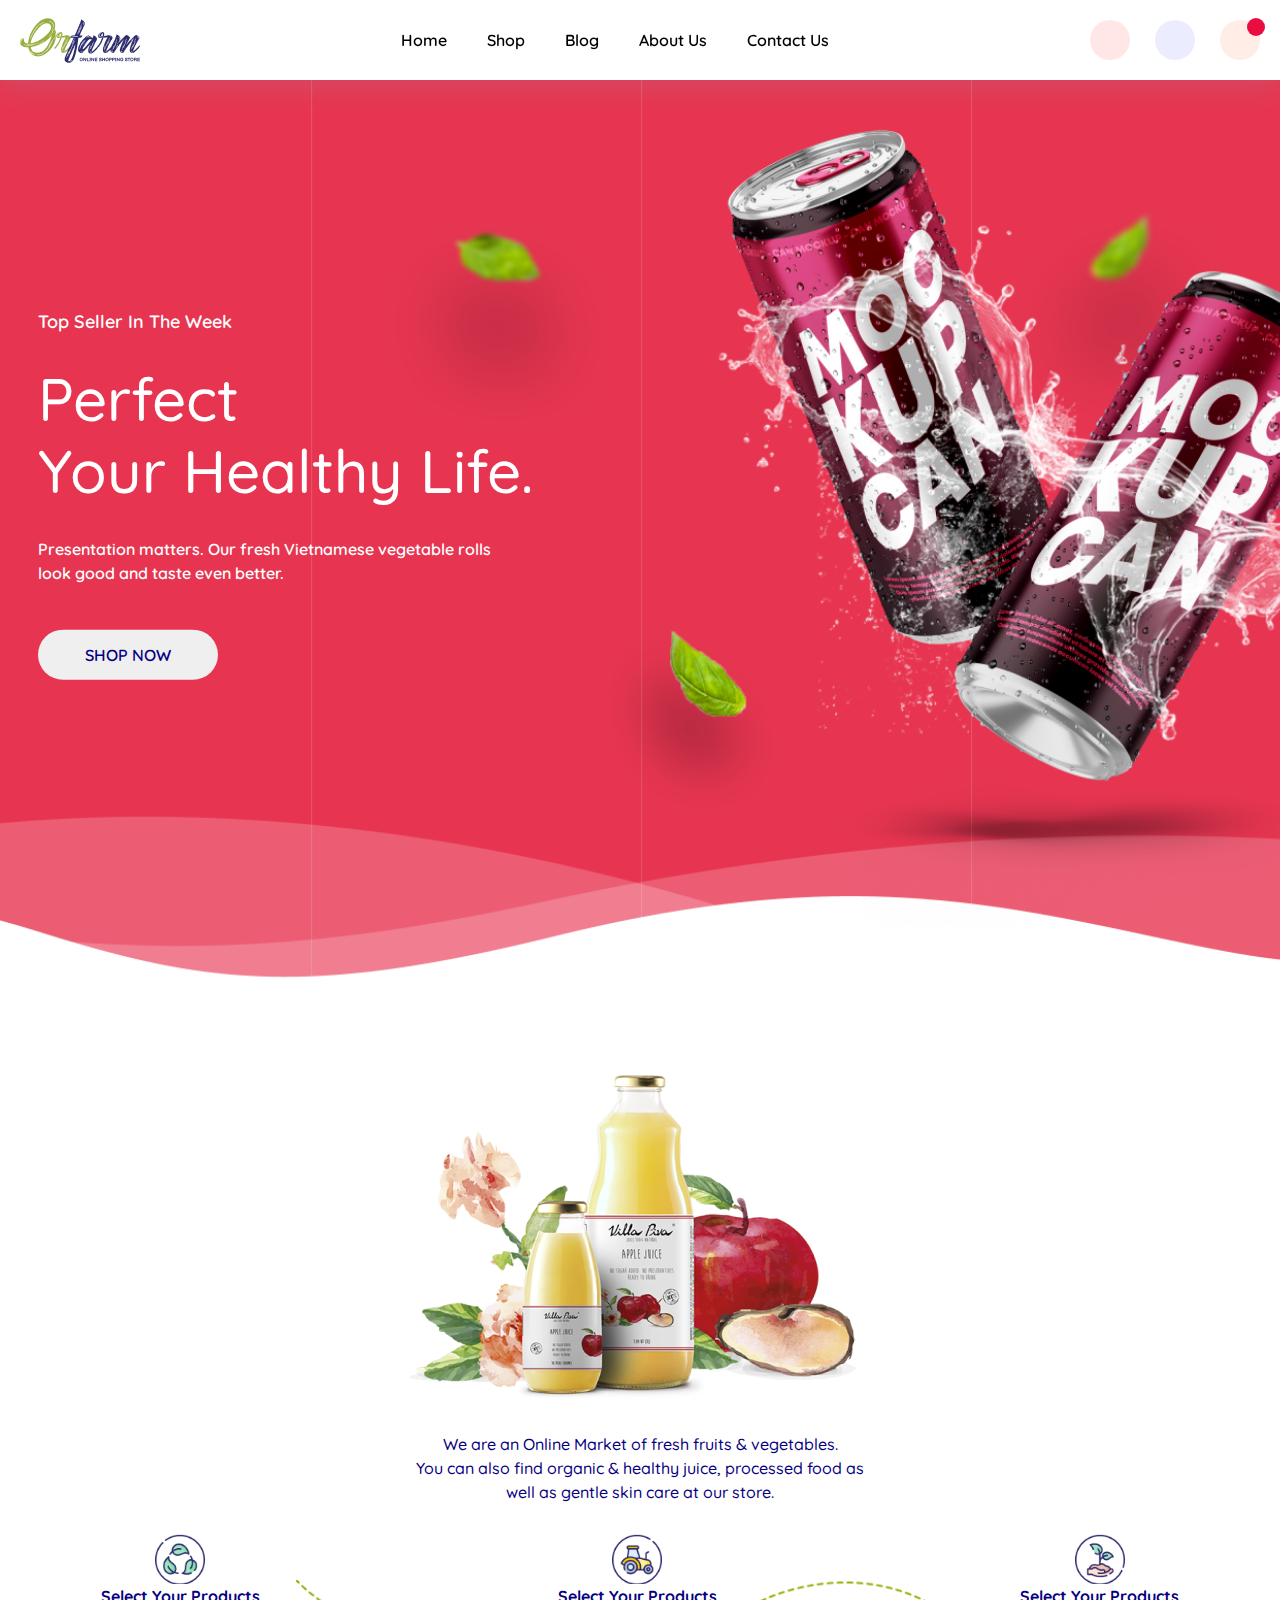
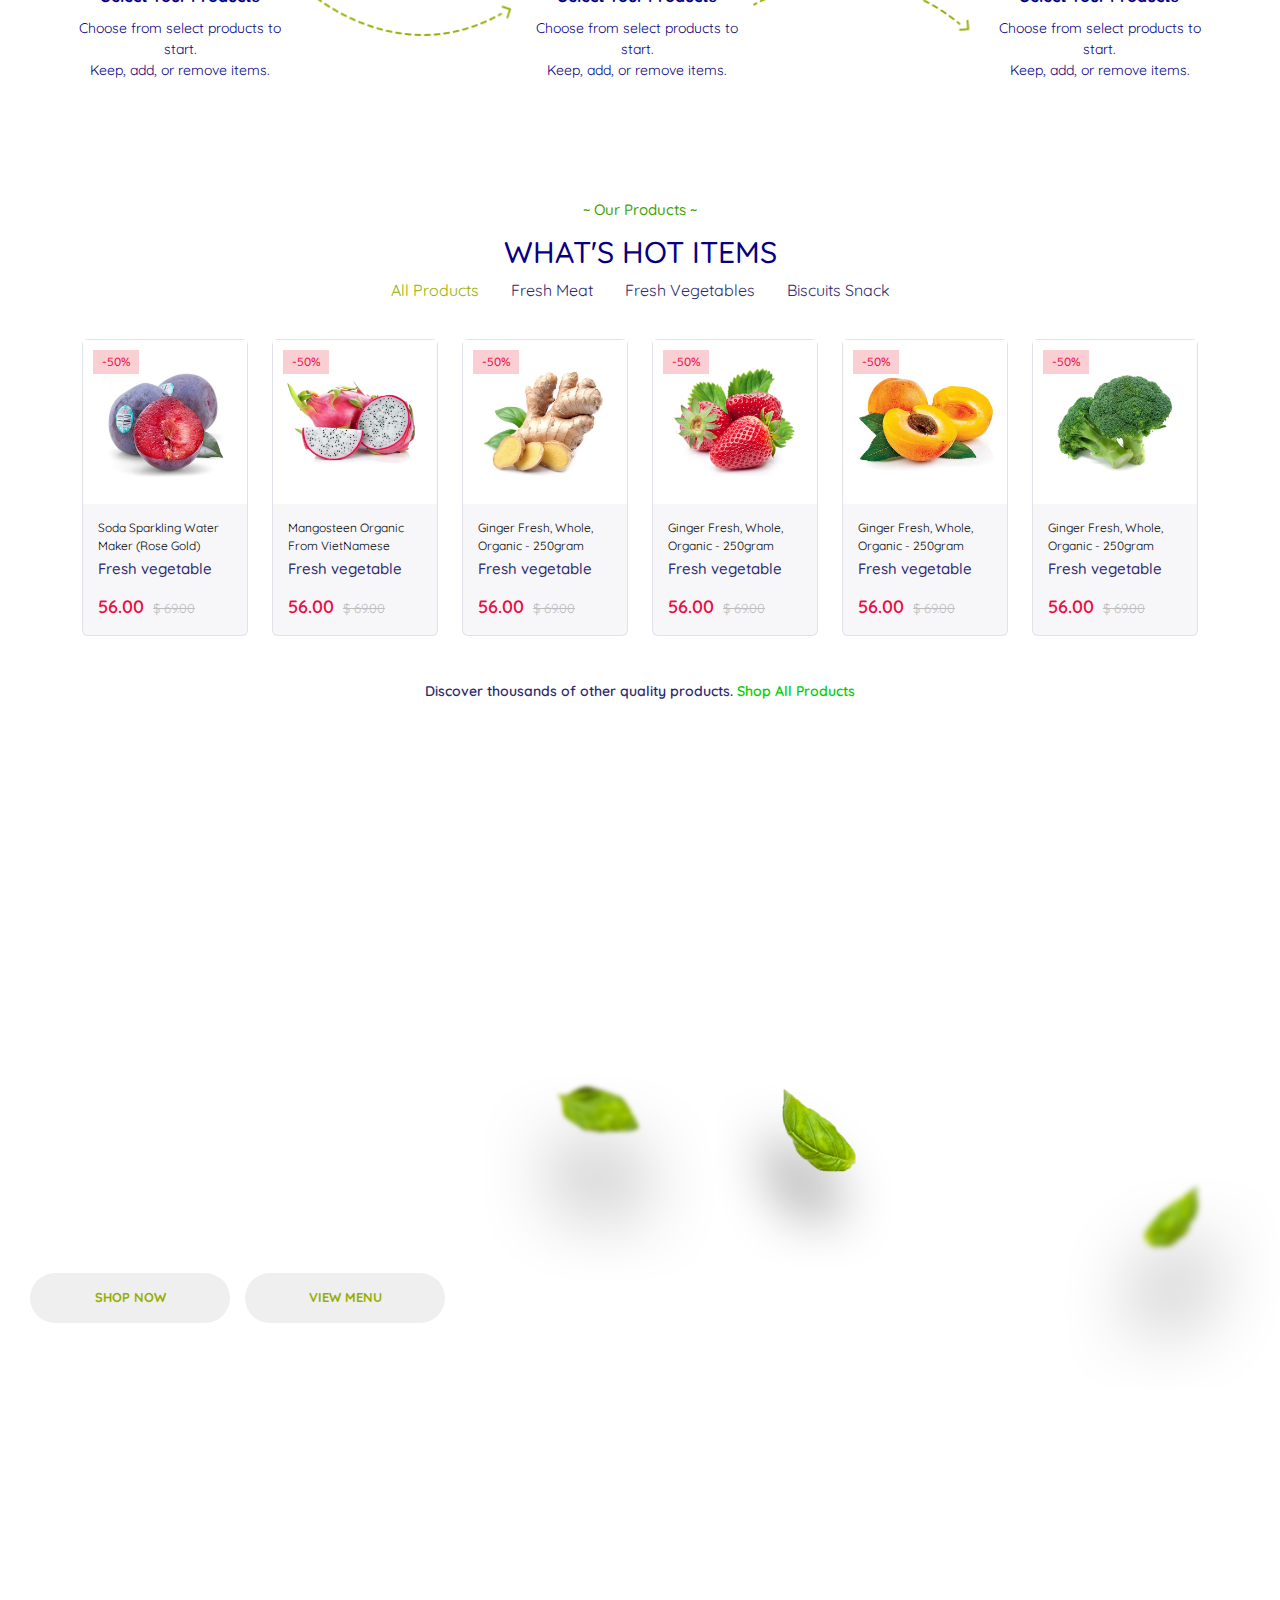
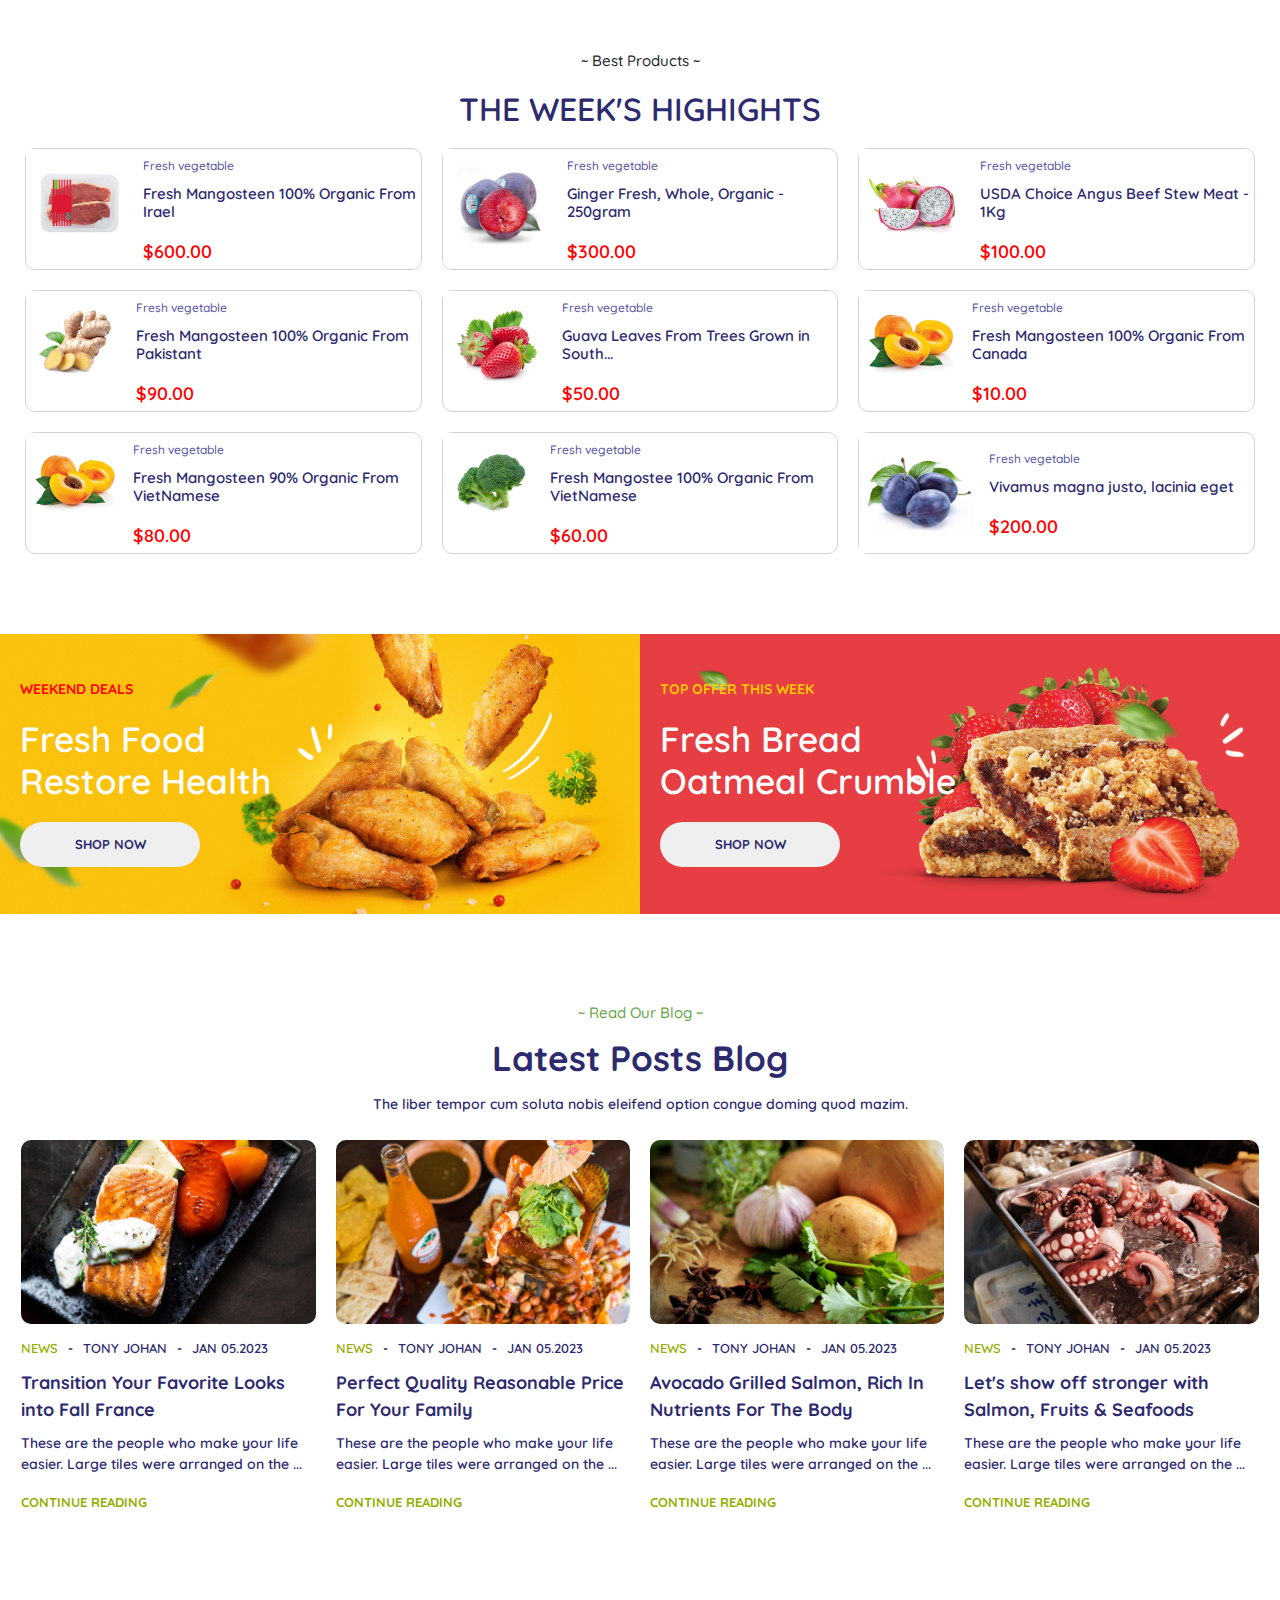
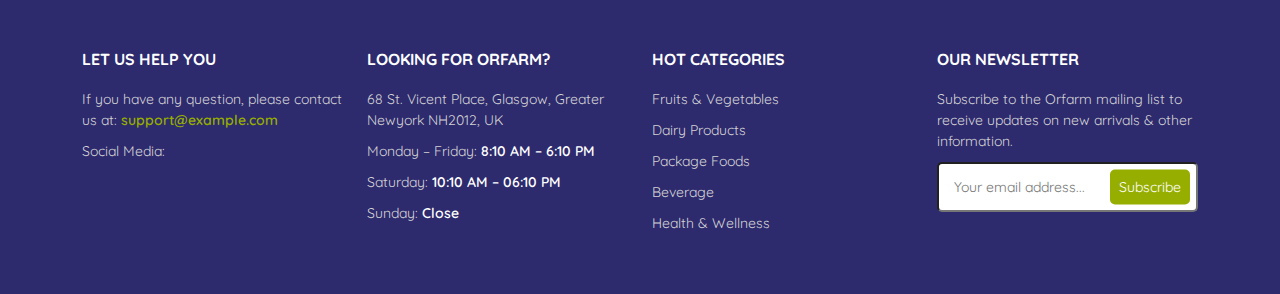
<file: index.html>
<!DOCTYPE html>
<html lang="en">
    <head>
        <meta charset="UTF-8" />
        <meta name="viewport" content="width=device-width, initial-scale=1.0" />
        <title>ORFARM</title>
        <link rel="icon" href="./img/icon/favico.png" type="image/png" />

        <link
            rel="stylesheet"
            href="https://cdnjs.cloudflare.com/ajax/libs/font-awesome/6.4.2/css/all.min.css"
            integrity="sha512-z3gLpd7yknf1YoNbCzqRKc4qyor8gaKU1qmn+CShxbuBusANI9QpRohGBreCFkKxLhei6S9CQXFEbbKuqLg0DA=="
            crossorigin="anonymous"
            referrerpolicy="no-referrer"
        />
        <link href="https://cdn.jsdelivr.net/npm/bootstrap@5.3.1/dist/css/bootstrap.min.css" rel="stylesheet" />
        <link rel="stylesheet" href="./css/main.css" />
        <link rel="stylesheet" href="./css/index.css" />
    </head>
    <body>
        <header>
            <div class="tab-menu position-fixed">
                <ul class="d-flex">
                    <li><i class="fa-solid fa-house"></i></li>
                    <li class="bars"><i class="fa-solid fa-bars"></i></li>
                    <li class="shopping-icon"><i class="fa-solid fa-basket-shopping"></i> <span>0</span></li>
                    <li><i class="fa-solid fa-user"></i></li>
                </ul>
            </div>
            <div class="menu-res position-fixed">
                <div class="close">Close</div>
                <div class="menu-link">
                    <a class="link" href="index.html">Home</a>
                    <div class="shop">
                        <p class="d-flex align-items-center justify-content-between"><span>Shop</span> <i class="fa-solid fa-caret-down"></i></p>
                        <div class="menu-tab">
                            <a href="shop.html"> Fresh Meat </a>
                            <a href="shop.html">Fresh Fish</a>
                            <a href="shop.html">Fresh Vegetables</a>
                            <a href="shop.html">Fruit</a>
                            <a href="shop.html">Beverage</a>
                        </div>
                        <a class="link" href="blog.html">Blog</a>
                        <a class="link" href="about.html">About Us</a>
                        <a class="link" href="contact.html">Contact Us</a>
                    </div>
                </div>
            </div>
            <div class="bg"></div>
            <div class="log-in">
                <p class="close"><i class="fa-solid fa-xmark"></i></p>
                <div class="login">
                    <h4>SIGN IN</h4>
                    <form>
                        <div class="email">
                            <i class="fa-regular fa-envelope"></i>
                            <input type="text" placeholder="Email" />
                            <span></span>
                        </div>
                        <div class="pass">
                            <i class="fa-solid fa-lock"></i>
                            <input type="password" placeholder="Password" />
                            <span></span>
                        </div>
                        <p>Forgot Your Password?</p>
                        <div class="sign" onclick="sign()">SIGN IN</div>
                        <a class="checkout-btn" href="register.html">CREATE AN ACCOUNT</a>
                    </form>
                </div>
            </div>
            <div class="attention">
                <p><i class="fa-solid fa-check"></i><span></span></p>
            </div>
            <div class="nabar">
                <div class="nabar-items">
                    <h4>YOUR CART</h4>
                    <i class="fa-solid fa-xmark"></i>
                </div>
                <div class="nabar-list"></div>
                <div class="pay-price">
                    <div class="price-content d-flex justify-content-between">
                        <h5>SUBTOTAL:</h5>
                        <h5><span>$</span><span class="price-product">1,100.00</span></h5>
                    </div>
                    <div class="btn-button">
                        <button onclick="checkout()">CHECK OUT</button>
                    </div>
                </div>
            </div>
            <div class="header">
                <div class="head">
                    <div class="bars">
                        <i class="fa-solid fa-bars"></i>
                    </div>
                    <div class="logo">
                        <img src="./img/logo/Logo.png" alt="" />
                    </div>
                    <ul class="menu">
                        <li><a href="index.html">Home</a></li>
                        <li class="shop">
                            <a href="shop.html">Shop</a>
                            <ul class="menu-tab">
                                <li><a href="shop.html"> Fresh Meat </a></li>
                                <li><a href="shop.html">Fresh Fish</a></li>
                                <li><a href="shop.html">Fresh Vegetables</a></li>
                                <li><a href="shop.html">Fruit</a></li>
                                <li><a href="shop.html">Beverage</a></li>
                            </ul>
                        </li>
                        <li><a href="blog.html">Blog</a></li>
                        <li><a href="about.html">About Us</a></li>
                        <li><a href="contact.html">Contact Us</a></li>
                    </ul>
                    <ul class="icon">
                        <li><i class="fa-solid fa-magnifying-glass"></i></li>
                        <li onclick="user()" class="user">
                            <p class="avatar"><i class="fa-regular fa-user"></i></p>
                            <div class="log-out">
                                <p>MY ACCOUNT</p>
                                <p>ORDER INFORMATION</p>
                                <p onclick="out()">LOG OUT</p>
                            </div>
                        </li>
                        <li class="shopping-icon"><i class="fa-solid fa-basket-shopping"></i> <span>0</span></li>
                    </ul>
                </div>
                <div class="banner">
                    <div class="img-banner">
                        <img src="./img/banner/slider4.png" alt="" />
                    </div>
                    <div class="content">
                        <h4>Top Seller In The Week</h4>
                        <h1>Perfect <br />Your Healthy Life.</h1>
                        <p>
                            Presentation matters. Our fresh Vietnamese vegetable rolls <br />
                            look good and taste even better.
                        </p>
                        <button>SHOP NOW</button>
                    </div>
                </div>
            </div>
        </header>
        <main>
            <div class="container-box">
                <div class="group">
                    <div class="box">
                        <div class="image">
                            <img src="./img/banner/about-home4.png" alt="" />
                        </div>
                        <p>
                            We are an Online Market of fresh fruits & vegetables. <br />
                            You can also find organic & healthy juice, processed food as <br />
                            well as gentle skin care at our store.
                        </p>
                    </div>
                </div>
                <div class="box-content">
                    <div class="content">
                        <div class="item">
                            <div class="item-center">
                                <div class="icon">
                                    <img src="./img/icon/icon_1_.png" alt="" />
                                </div>
                            </div>
                            <strong>Select Your Products</strong>
                            <p>
                                Choose from select products to start. <br />
                                Keep, add, or remove items.
                            </p>
                        </div>
                        <div class="item-arrow">
                            <img src="./img/icon/dotted-arrow.png" alt="" />
                        </div>
                        <div class="item">
                            <div class="item-center">
                                <div class="icon">
                                    <img src="./img/icon/icon_2_.png" alt="" />
                                </div>
                            </div>
                            <strong>Select Your Products</strong>
                            <p>
                                Choose from select products to start. <br />
                                Keep, add, or remove items.
                            </p>
                        </div>
                        <div class="item-arrow">
                            <img src="./img/icon/dotted-arrow-2.png" alt="" />
                        </div>
                        <div class="item">
                            <div class="item-center">
                                <div class="icon">
                                    <img src="./img/icon/icon.png" alt="" />
                                </div>
                            </div>
                            <strong>Select Your Products</strong>
                            <p>
                                Choose from select products to start. <br />
                                Keep, add, or remove items.
                            </p>
                        </div>
                    </div>
                </div>
                <div class="our-product">
                    <div class="group-product">
                        <h5>~ Our Products ~</h5>
                        <h3>WHAT'S HOT ITEMS</h3>
                    </div>
                    <ul class="nav nav-tabs justify-content-center">
                        <li class="nav-item">
                            <a class="nav-link active" data-bs-toggle="tab" href="#home">All Products</a>
                        </li>
                        <li class="nav-item">
                            <a class="nav-link" data-bs-toggle="tab" href="#menu1">Fresh Meat</a>
                        </li>
                        <li class="nav-item">
                            <a class="nav-link" data-bs-toggle="tab" href="#menu2">Fresh Vegetables</a>
                        </li>
                        <li class="nav-item">
                            <a class="nav-link" data-bs-toggle="tab" href="#menu3">Biscuits Snack</a>
                        </li>
                    </ul>
                    <div class="tab-content">
                        <div class="tab-pane container active" id="home">
                            <div class="row" id="products-list-1"></div>
                        </div>
                        <div class="tab-pane container fade" id="menu1">
                            <div class="row" id="products-list-2"></div>
                        </div>
                        <div class="tab-pane container fade" id="menu2">
                            <div class="row" id="products-list-3"></div>
                        </div>
                        <div class="tab-pane container fade" id="menu3">
                            <div class="row" id="products-list-4"></div>
                        </div>
                    </div>
                    <p class="text-link">Discover thousands of other quality products. <a href="shop.html">Shop All Products </a></p>
                </div>
                <div class="banner-fresh">
                    <div class="banner-fresh-drinks">
                        <h4>~ Deals Of The Day ~</h4>
                        <h2>
                            Premium Drinks <br />
                            Fresh Farm Product
                        </h2>
                        <p>
                            The liber tempor cum soluta nobis eleifend option congue <br />
                            doming quod mazim placerat facere possum assam going through.
                        </p>
                        <div class="btn-shop">
                            <button>SHOP NOW</button>
                            <button>VIEW MENU</button>
                        </div>
                    </div>
                    <div class="img img-1">
                        <img src="./img/icon/leaf-1.png" alt="" />
                    </div>
                    <div class="img img-2">
                        <img src="./img/icon/leaf-2.png" alt="" />
                    </div>
                    <div class="img img-3">
                        <img src="./img/icon/leaf-3.png" alt="" />
                    </div>
                </div>
                <div class="list-products">
                    <div class="text-head">
                        <h4>~ Best Products ~</h4>
                        <h2>THE WEEK'S HIGHIGHTS</h2>
                    </div>
                    <div class="products-tab">
                        <div class="tab">
                            <div class="img">
                                <img src="./img/product/product-1.jpg" alt="" />
                            </div>
                            <div class="text-tab">
                                <p>Fresh vegetable</p>
                                <h5>Fresh Mangosteen 100% Organic From Irael</h5>
                                <h4>$600.00</h4>
                            </div>
                        </div>
                    </div>
                </div>
                <div class="double-banner">
                    <div class="box-banner">
                        <div class="left-banner tip">
                            <div class="left-image">
                                <img src="./img/banner/banner-2.png" alt="" />
                            </div>
                            <div class="content">
                                <h6>WEEKEND DEALS</h6>
                                <h3>
                                    Fresh Food <br />
                                    Restore Health
                                </h3>
                                <button>SHOP NOW</button>
                            </div>
                        </div>
                        <div class="right-banner tip">
                            <div class="left-image">
                                <img src="./img/banner/banner-3.png" alt="" />
                            </div>
                            <div class="content">
                                <h6>TOP OFFER THIS WEEK</h6>
                                <h3>
                                    Fresh Bread <br />
                                    Oatmeal Crumble
                                </h3>
                                <button>SHOP NOW</button>
                            </div>
                        </div>
                    </div>
                </div>
                <div class="blog">
                    <div class="blog-text text-center">
                        <h5>~ Read Our Blog ~</h5>
                        <h3>Latest Posts Blog</h3>
                        <p class="blog-head-text">The liber tempor cum soluta nobis eleifend option congue doming quod mazim.</p>
                    </div>
                    <div class="blog-list">
                        <div class="blog-item">
                            <div class="image">
                                <img src="./img/banner/blog1-min.jpg" alt="" />
                            </div>
                            <div class="blog-content">
                                <div class="text-info">
                                    <p class="text-1"><span>NEWS</span> - <span>TONY JOHAN</span> - <span>JAN 05.2023</span></p>
                                    <p class="text-content">Transition Your Favorite Looks into Fall France</p>
                                    <p class="text">These are the people who make your life easier. Large tiles were arranged on the ...</p>
                                    <h6>CONTINUE READING</h6>
                                </div>
                            </div>
                        </div>
                        <div class="blog-item">
                            <div class="image">
                                <img src="./img/banner/blog5-min.jpg" alt="" />
                            </div>
                            <div class="blog-content">
                                <div class="text-info">
                                    <p class="text-1"><span>NEWS</span> - <span>TONY JOHAN</span> - <span>JAN 05.2023</span></p>
                                    <p class="text-content">Perfect Quality Reasonable Price For Your Family</p>
                                    <p class="text">These are the people who make your life easier. Large tiles were arranged on the ...</p>
                                    <h6>CONTINUE READING</h6>
                                </div>
                            </div>
                        </div>
                        <div class="blog-item">
                            <div class="image">
                                <img src="./img/banner/blog9-min.jpg" alt="" />
                            </div>
                            <div class="blog-content">
                                <div class="text-info">
                                    <p class="text-1"><span>NEWS</span> - <span>TONY JOHAN</span> - <span>JAN 05.2023</span></p>
                                    <p class="text-content">Avocado Grilled Salmon, Rich In Nutrients For The Body</p>
                                    <p class="text">These are the people who make your life easier. Large tiles were arranged on the ...</p>
                                    <h6>CONTINUE READING</h6>
                                </div>
                            </div>
                        </div>
                        <div class="blog-item">
                            <div class="image">
                                <img src="./img/banner/blog10-min2.jpg" alt="" />
                            </div>
                            <div class="blog-content">
                                <div class="text-info">
                                    <p class="text-1"><span>NEWS</span> - <span>TONY JOHAN</span> - <span>JAN 05.2023</span></p>
                                    <p class="text-content">Let's show off stronger with Salmon, Fruits & Seafoods</p>
                                    <p class="text">These are the people who make your life easier. Large tiles were arranged on the ...</p>
                                    <h6>CONTINUE READING</h6>
                                </div>
                            </div>
                        </div>
                    </div>
                </div>
            </div>
        </main>
        <footer>
            <div class="footer">
                <div class="container">
                    <div class="row justify-content-between">
                        <div class="col-md-6 col-lg-3">
                            <div class="box box-media">
                                <h4>LET US HELP YOU</h4>
                                <p>If you have any question, please contact us at: <span class="email">support@example.com</span></p>
                                <p>Social Media:</p>
                                <ul class="icon d-flex">
                                    <li><i class="fa-brands fa-facebook-f"></i></li>
                                    <li><i class="fa-brands fa-twitter"></i></li>
                                    <li><i class="fa-brands fa-instagram"></i></li>
                                    <li><i class="fa-brands fa-youtube"></i></li>
                                </ul>
                            </div>
                        </div>

                        <div class="col-md-6 col-lg-3">
                            <div class="box box-time">
                                <h4>LOOKING FOR ORFARM?</h4>
                                <p>68 St. Vicent Place, Glasgow, Greater Newyork NH2012, UK</p>
                                <p>Monday – Friday: <span class="time">8:10 AM – 6:10 PM</span></p>
                                <p>Saturday: <span class="time">10:10 AM – 06:10 PM</span></p>
                                <p>Sunday: <span class="time">Close</span></p>
                            </div>
                        </div>
                        <div class="col-md-6 col-lg-3">
                            <div class="box">
                                <h4>HOT CATEGORIES</h4>
                                <ul class="list">
                                    <li>Fruits & Vegetables</li>
                                    <li>Dairy Products</li>
                                    <li>Package Foods</li>
                                    <li>Beverage</li>
                                    <li>Health & Wellness</li>
                                </ul>
                            </div>
                        </div>
                        <div class="col-md-6 col-lg-3">
                            <div class="box">
                                <h4>OUR NEWSLETTER</h4>
                                <p class="content">Subscribe to the Orfarm mailing list to receive updates on new arrivals & other information.</p>
                                <div class="search">
                                    <input type="email" placeholder="Your email address..." />
                                    <button>Subscribe</button>
                                </div>
                            </div>
                        </div>
                    </div>
                </div>
            </div>
        </footer>

        <script src="https://cdn.jsdelivr.net/npm/bootstrap@5.3.1/dist/js/bootstrap.bundle.min.js"></script>
        <script src="https://ajax.googleapis.com/ajax/libs/jquery/3.6.4/jquery.min.js"></script>
        <script src="./js/main.js"></script>
        <script src="./js/index.js"></script>
    </body>
</html>
</file>
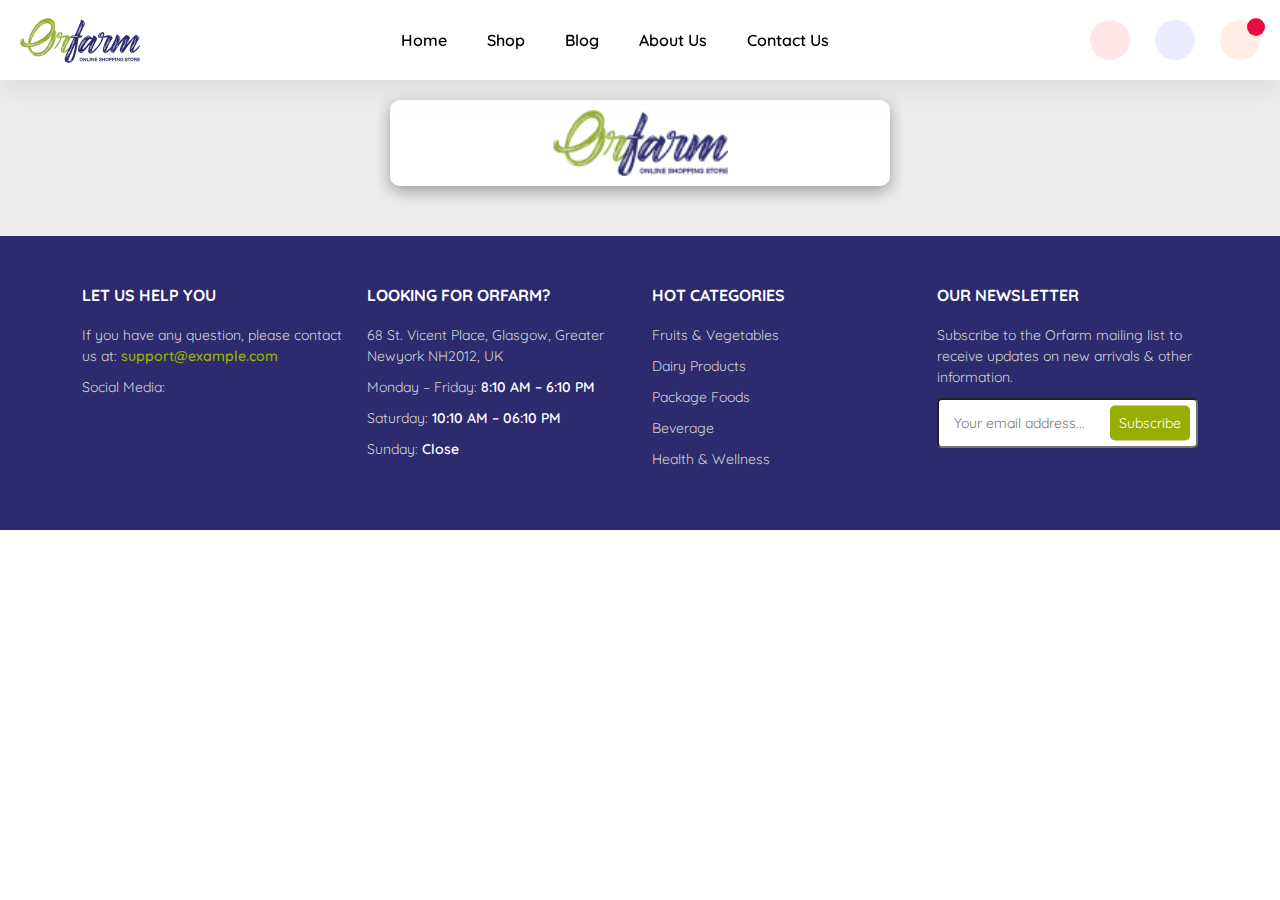
<file: bill.html>
<!DOCTYPE html>
<html lang="en">
    <head>
        <meta charset="UTF-8" />
        <meta name="viewport" content="width=device-width, initial-scale=1.0" />
        <title>ORFARM</title>
        <link rel="icon" href="./img/icon/favico.png" type="image/png" />

        <link
            rel="stylesheet"
            href="https://cdnjs.cloudflare.com/ajax/libs/font-awesome/6.4.2/css/all.min.css"
            integrity="sha512-z3gLpd7yknf1YoNbCzqRKc4qyor8gaKU1qmn+CShxbuBusANI9QpRohGBreCFkKxLhei6S9CQXFEbbKuqLg0DA=="
            crossorigin="anonymous"
            referrerpolicy="no-referrer"
        />
        <link href="https://cdn.jsdelivr.net/npm/bootstrap@5.3.1/dist/css/bootstrap.min.css" rel="stylesheet" />
        <link rel="stylesheet" href="./css/main.css" />
        <link rel="stylesheet" href="./css/bill.css" />
    </head>
    <body>
        <header>
            <div class="tab-menu position-fixed">
                <ul class="d-flex">
                    <li><i class="fa-solid fa-house"></i></li>
                    <li class="bars"><i class="fa-solid fa-bars"></i></li>
                    <li class="shopping-icon"><i class="fa-solid fa-basket-shopping"></i> <span>0</span></li>
                    <li><i class="fa-solid fa-user"></i></li>
                </ul>
            </div>
            <div class="menu-res position-fixed">
                <div class="close">Close</div>
                <div class="menu-link">
                    <a class="link" href="index.html">Home</a>
                    <div class="shop">
                        <p class="d-flex align-items-center justify-content-between"><span>Shop</span> <i class="fa-solid fa-caret-down"></i></p>
                        <div class="menu-tab">
                            <a href="shop.html"> Fresh Meat </a>
                            <a href="shop.html">Fresh Fish</a>
                            <a href="shop.html">Fresh Vegetables</a>
                            <a href="shop.html">Fruit</a>
                            <a href="shop.html">Beverage</a>
                        </div>
                        <a class="link" href="blog.html">Blog</a>
                        <a class="link" href="about.html">About Us</a>
                        <a class="link" href="contact.html">Contact Us</a>
                    </div>
                </div>
            </div>
            <div class="attention">
                <p><i class="fa-solid fa-check"></i><span></span></p>
            </div>
            <div class="bg"></div>
            <div class="log-in">
                <p class="close"><i class="fa-solid fa-xmark"></i></p>
                <div class="login">
                    <h4>SIGN IN</h4>
                    <form>
                        <div class="email">
                            <i class="fa-regular fa-envelope"></i>
                            <input type="text" placeholder="Email" />
                            <span></span>
                        </div>
                        <div class="pass">
                            <i class="fa-solid fa-lock"></i>
                            <input type="password" placeholder="Password" />
                            <span></span>
                        </div>
                        <p>Forgot Your Password?</p>
                        <div class="sign" onclick="sign()">SIGN IN</div>
                        <a class="checkout-btn" href="register.html">CREATE AN ACCOUNT</a>
                    </form>
                </div>
            </div>
            <div class="nabar">
                <div class="nabar-items">
                    <h4>YOUR CART</h4>
                    <i class="fa-solid fa-xmark"></i>
                </div>
                <div class="nabar-list"></div>
                <div class="pay-price">
                    <div class="price-content d-flex justify-content-between">
                        <h5>SUBTOTAL:</h5>
                        <h5><span>$</span><span class="price-product">1,100.00</span></h5>
                    </div>
                    <div class="btn-button">
                        <button onclick="checkout()">CHECK OUT</button>
                    </div>
                </div>
            </div>
            <div class="header">
                <div class="head">
                    <div class="bars">
                        <i class="fa-solid fa-bars"></i>
                    </div>
                    <div class="logo">
                        <img src="./img/logo/Logo.png" alt="" />
                    </div>
                    <ul class="menu">
                        <li><a href="index.html">Home</a></li>
                        <li class="shop">
                            <a href="shop.html">Shop</a>
                            <ul class="menu-tab">
                                <li><a href="shop.html"> Fresh Meat </a></li>
                                <li><a href="shop.html">Fresh Fish</a></li>
                                <li><a href="shop.html">Fresh Vegetables</a></li>
                                <li><a href="shop.html">Fruit</a></li>
                                <li><a href="shop.html">Beverage</a></li>
                            </ul>
                        </li>
                        <li><a href="blog.html">Blog</a></li>
                        <li><a href="about.html">About Us</a></li>
                        <li><a href="contact.html">Contact Us</a></li>
                    </ul>

                    <ul class="icon">
                        <li><i class="fa-solid fa-magnifying-glass"></i></li>
                        <li onclick="user()" class="user">
                            <p class="avatar"><i class="fa-regular fa-user"></i></p>

                            <div class="log-out">
                                <p>MY ACCOUNT</p>
                                <p>ORDER INFORMATION</p>
                                <p onclick="out()">LOG OUT</p>
                            </div>
                        </li>
                        <li class="shopping-icon"><i class="fa-solid fa-basket-shopping"></i> <span>0</span></li>
                    </ul>
                </div>
            </div>
        </header>
        <main>
            <div class="bill">
                <div class="box-bill">
                    <div class="img-bill">
                        <img src="./img/logo/Logo.png" alt="" />
                    </div>
                    <div class="bill-detail"></div>
                </div>
            </div>
        </main>
        <footer>
            <div class="footer">
                <div class="container">
                    <div class="row justify-content-between">
                        <div class="col-md-6 col-lg-3">
                            <div class="box box-media">
                                <h4>LET US HELP YOU</h4>
                                <p>If you have any question, please contact us at: <span class="email">support@example.com</span></p>
                                <p>Social Media:</p>
                                <ul class="icon d-flex">
                                    <li><i class="fa-brands fa-facebook-f"></i></li>
                                    <li><i class="fa-brands fa-twitter"></i></li>
                                    <li><i class="fa-brands fa-instagram"></i></li>
                                    <li><i class="fa-brands fa-youtube"></i></li>
                                </ul>
                            </div>
                        </div>

                        <div class="col-md-6 col-lg-3">
                            <div class="box box-time">
                                <h4>LOOKING FOR ORFARM?</h4>
                                <p>68 St. Vicent Place, Glasgow, Greater Newyork NH2012, UK</p>
                                <p>Monday – Friday: <span class="time">8:10 AM – 6:10 PM</span></p>
                                <p>Saturday: <span class="time">10:10 AM – 06:10 PM</span></p>
                                <p>Sunday: <span class="time">Close</span></p>
                            </div>
                        </div>
                        <div class="col-md-6 col-lg-3">
                            <div class="box">
                                <h4>HOT CATEGORIES</h4>
                                <ul class="list">
                                    <li>Fruits & Vegetables</li>
                                    <li>Dairy Products</li>
                                    <li>Package Foods</li>
                                    <li>Beverage</li>
                                    <li>Health & Wellness</li>
                                </ul>
                            </div>
                        </div>
                        <div class="col-md-6 col-lg-3">
                            <div class="box">
                                <h4>OUR NEWSLETTER</h4>
                                <p class="content">Subscribe to the Orfarm mailing list to receive updates on new arrivals & other information.</p>
                                <div class="search">
                                    <input type="email" placeholder="Your email address..." />
                                    <button>Subscribe</button>
                                </div>
                            </div>
                        </div>
                    </div>
                </div>
            </div>
        </footer>
        <script src="https://cdn.jsdelivr.net/npm/bootstrap@5.3.1/dist/js/bootstrap.bundle.min.js"></script>
        <script src="https://ajax.googleapis.com/ajax/libs/jquery/3.6.4/jquery.min.js"></script>
        <script src="./js/main.js"></script>
        <script src="./js/bill.js"></script>
    </body>
</html>
</file>
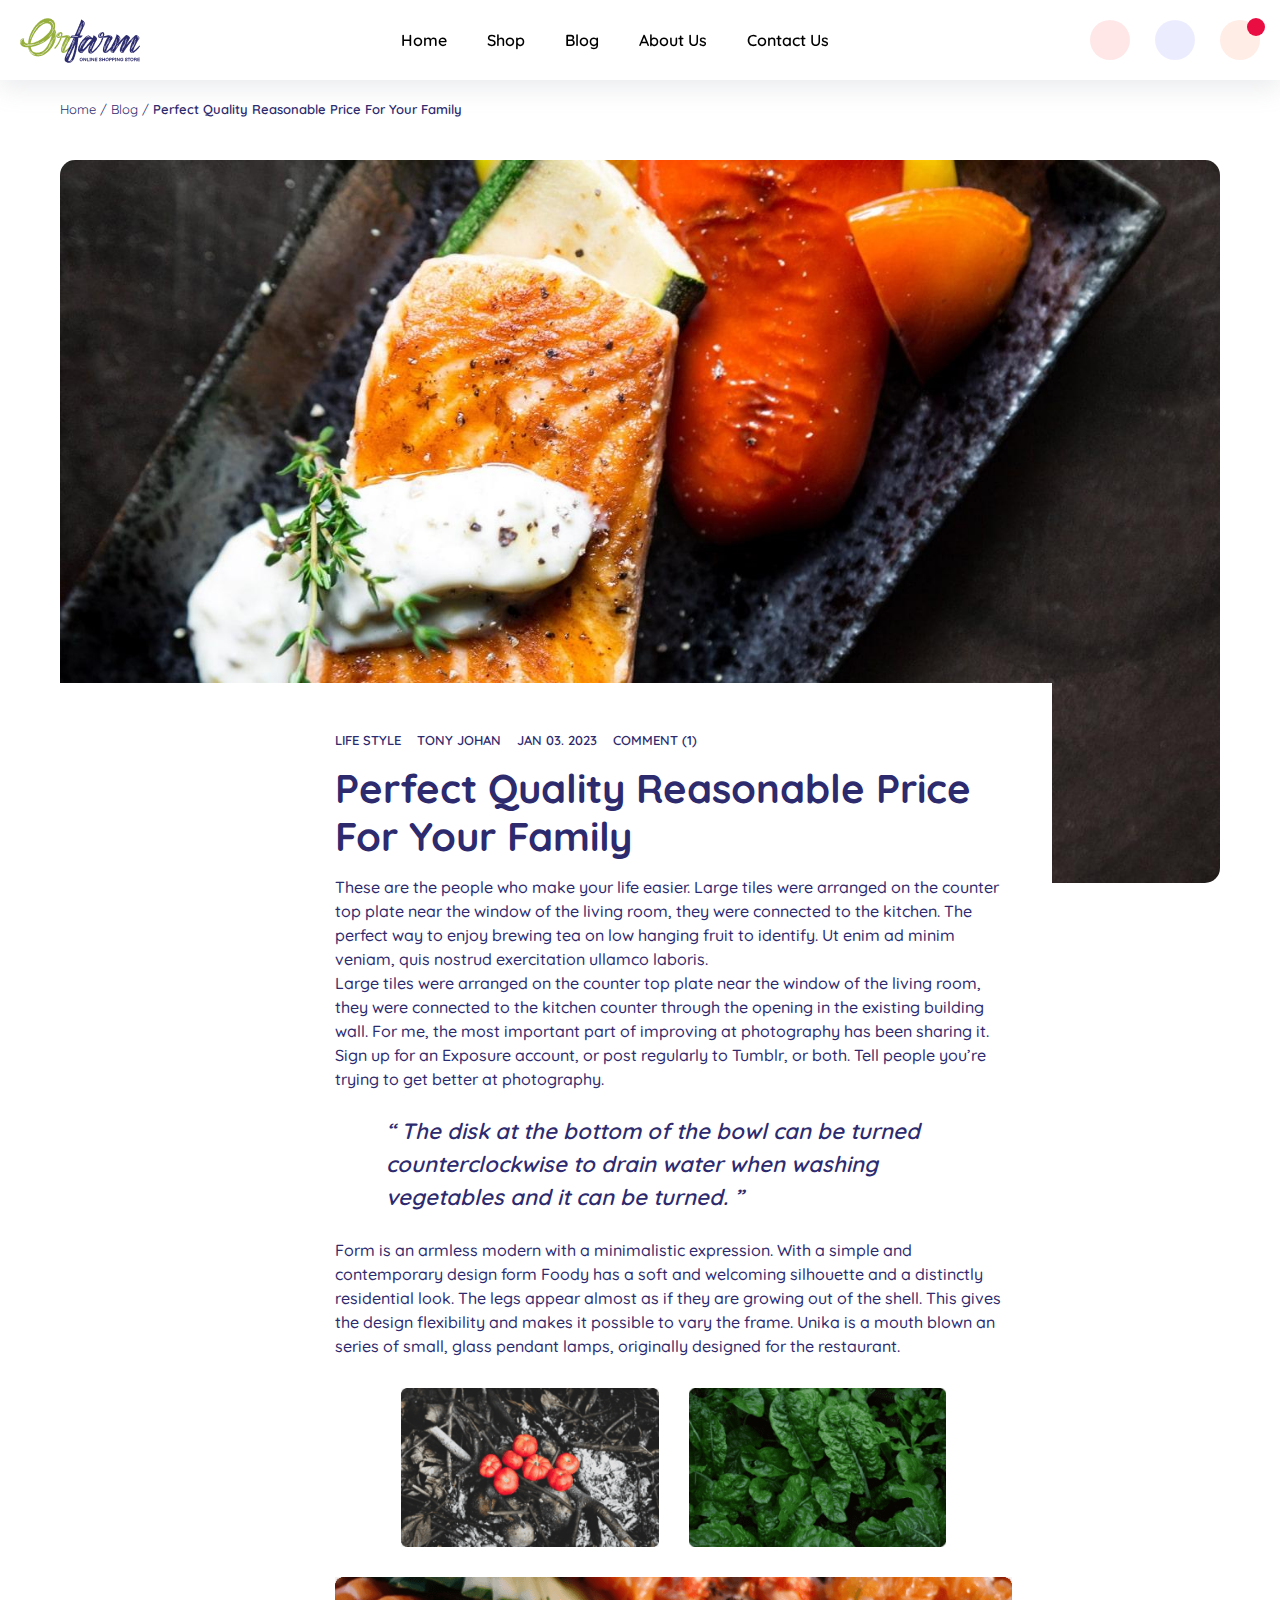
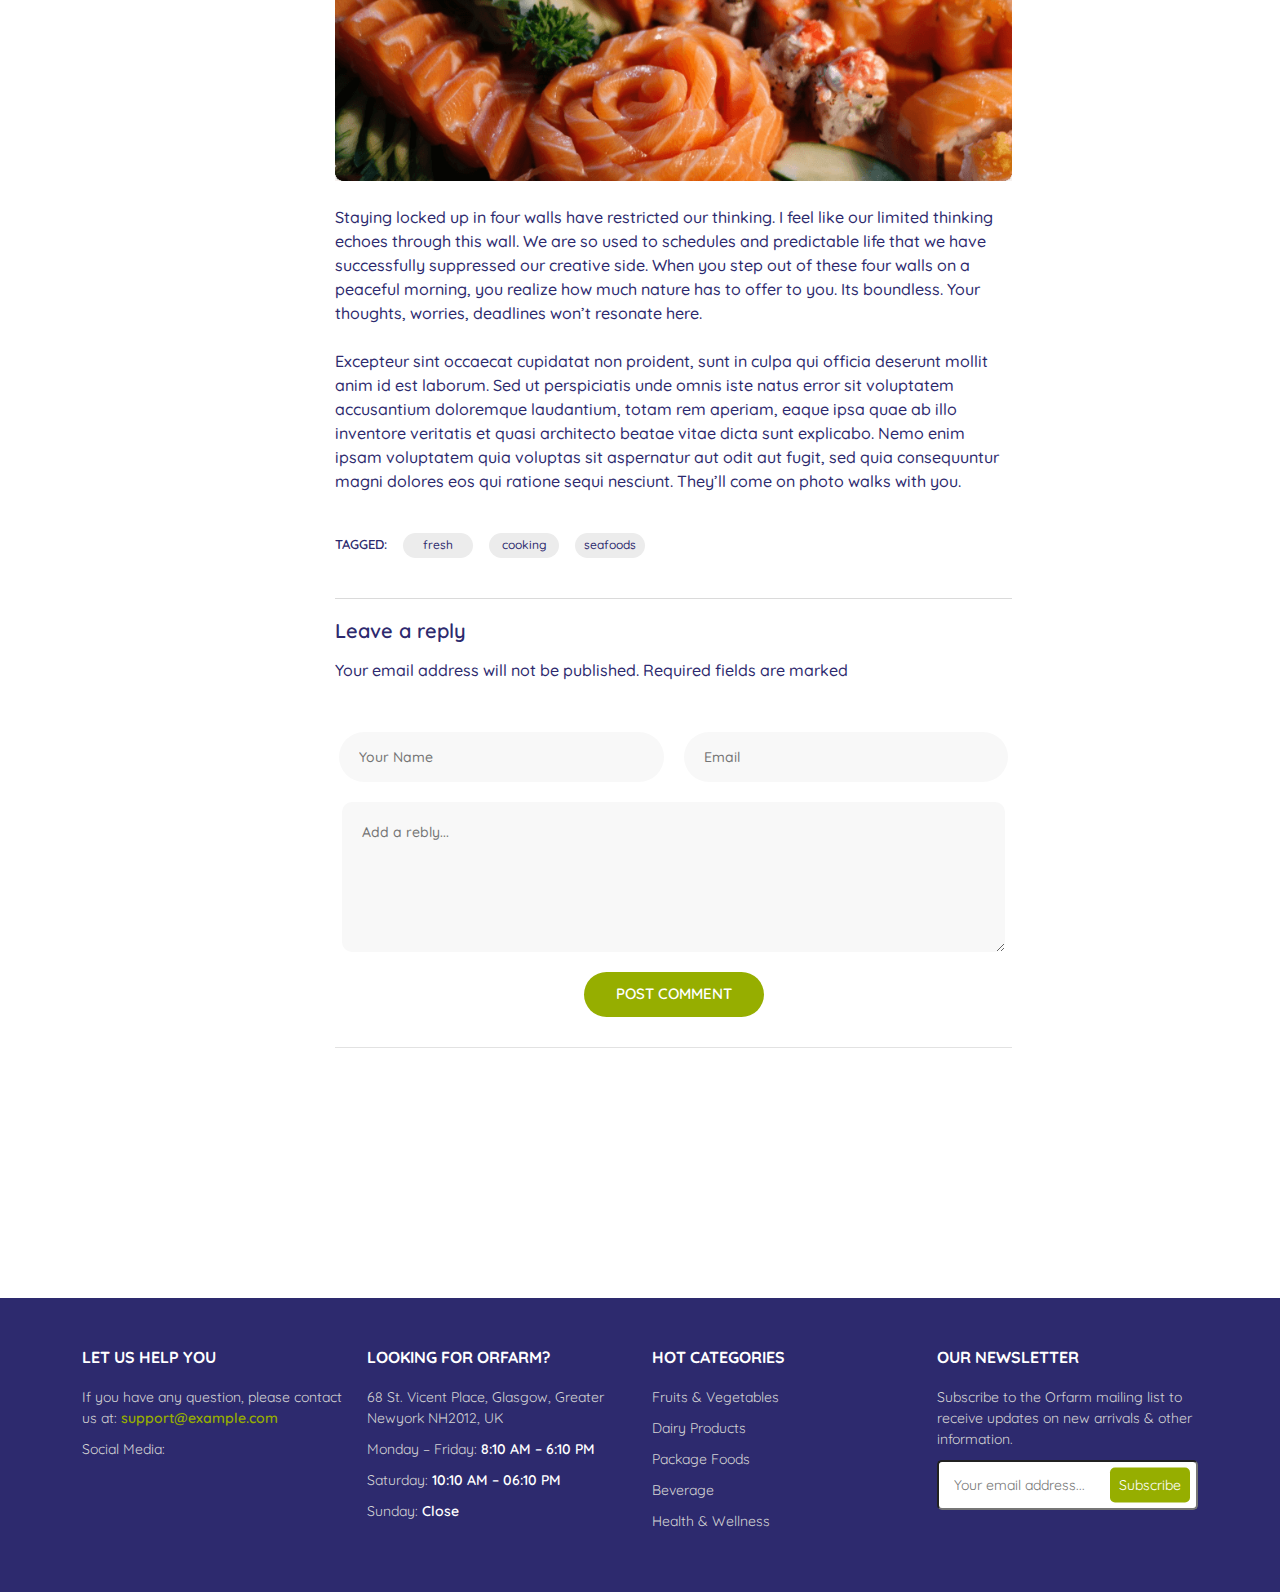
<file: blog.html>
<!DOCTYPE html>
<html lang="en">
    <head>
        <meta charset="UTF-8" />
        <meta name="viewport" content="width=device-width, initial-scale=1.0" />
        <title>ORFARM</title>
        <link rel="icon" href="./img/icon/favico.png" type="image/png">
        <link
            rel="stylesheet"
            href="https://cdnjs.cloudflare.com/ajax/libs/font-awesome/6.4.2/css/all.min.css"
            integrity="sha512-z3gLpd7yknf1YoNbCzqRKc4qyor8gaKU1qmn+CShxbuBusANI9QpRohGBreCFkKxLhei6S9CQXFEbbKuqLg0DA=="
            crossorigin="anonymous"
            referrerpolicy="no-referrer"
        />
        <link href="https://cdn.jsdelivr.net/npm/bootstrap@5.3.1/dist/css/bootstrap.min.css" rel="stylesheet" />
        <link rel="stylesheet" href="./css/main.css" />
        <link rel="stylesheet" href="./css/blog.css" />
    </head>
    <body>
        <header>
            <div class="tab-menu position-fixed">
                <ul class="d-flex">
                    <li><i class="fa-solid fa-house"></i></li>
                    <li class="bars"><i class="fa-solid fa-bars"></i></li>
                    <li class="shopping-icon"><i class="fa-solid fa-basket-shopping"></i> <span>0</span></li>
                    <li><i class="fa-solid fa-user"></i></li>
                </ul>
            </div>
            <div class="menu-res position-fixed">
                <div class="close">Close</div>
                <div class="menu-link">
                    <a class="link" href="index.html">Home</a>
                    <div class="shop">
                        <p class="d-flex align-items-center justify-content-between"><span>Shop</span> <i class="fa-solid fa-caret-down"></i></p>
                        <div class="menu-tab">
                            <a href="shop.html"> Fresh Meat </a>
                            <a href="shop.html">Fresh Fish</a>
                            <a href="shop.html">Fresh Vegetables</a>
                            <a href="shop.html">Fruit</a>
                            <a href="shop.html">Beverage</a>
                        </div>
                        <a class="link" href="blog.html">Blog</a>
                        <a class="link" href="about.html">About Us</a>
                        <a class="link" href="contact.html">Contact Us</a>
                    </div>
                </div>
            </div>
            <div class="attention">
                <p><i class="fa-solid fa-check"></i><span></span></p>
            </div>
            <div class="bg"></div>
            <div class="log-in">
                <p class="close"><i class="fa-solid fa-xmark"></i></p>
                <div class="login">
                    <h4>SIGN IN</h4>
                    <form>
                        <div class="email">
                            <i class="fa-regular fa-envelope"></i>
                            <input type="text" placeholder="Email" />
                            <span></span>
                        </div>
                        <div class="pass">
                            <i class="fa-solid fa-lock"></i>
                            <input type="password" placeholder="Password" />
                            <span></span>
                        </div>
                        <p>Forgot Your Password?</p>
                        <div class="sign" onclick="sign()">SIGN IN</div>
                        <a class="checkout-btn" href="register.html">CREATE AN ACCOUNT</a>
                    </form>
                </div>
            </div>
            <div class="nabar">
                <div class="nabar-items">
                    <h4>YOUR CART</h4>
                    <i class="fa-solid fa-xmark"></i>
                </div>
                <div class="nabar-list"></div>
                <div class="pay-price">
                    <div class="price-content d-flex justify-content-between">
                        <h5>SUBTOTAL:</h5>
                        <h5><span>$</span><span class="price-product">1,100.00</span></h5>
                    </div>
                    <div class="btn-button">
                        <button onclick="checkout()">CHECK OUT</button>
                    </div>
                </div>
            </div>
            <div class="header">
                <div class="head">
                    <div class="bars">
                        <i class="fa-solid fa-bars"></i>
                    </div>
                    <div class="logo">
                        <img src="./img/logo/Logo.png" alt="" />
                    </div>
                    <ul class="menu">
                        <li><a href="index.html">Home</a></li>
                        <li class="shop">
                            <a href="shop.html">Shop</a>
                            <ul class="menu-tab">
                                <li><a href="shop.html"> Fresh Meat </a></li>
                                <li><a href="shop.html">Fresh Fish</a></li>
                                <li><a href="shop.html">Fresh Vegetables</a></li>
                                <li><a href="shop.html">Fruit</a></li>
                                <li><a href="shop.html">Beverage</a></li>
                            </ul>
                        </li>
                        <li><a href="blog.html">Blog</a></li>
                        <li><a href="about.html">About Us</a></li>
                        <li><a href="contact.html">Contact Us</a></li>
                    </ul>

                    <ul class="icon">
                        <li><i class="fa-solid fa-magnifying-glass"></i></li>
                        <li onclick="user()" class="user">
                            <p class="avatar"><i class="fa-regular fa-user"></i></p>

                            <div class="log-out">
                                <p>MY ACCOUNT</p>
                                <p>ORDER INFORMATION</p>
                                <p onclick="out()">LOG OUT</p>
                            </div>
                        </li>
                        <li class="shopping-icon"><i class="fa-solid fa-basket-shopping"></i> <span>0</span></li>
                    </ul>
                </div>
            </div>
        </header>
        <main>
            <div class="blog-main">
                <div class="blog">
                    <div class="link-blog">
                        <p>Home / Blog / <span>Perfect Quality Reasonable Price For Your Family</span></p>
                    </div>
                    <div class="blog-banner">
                        <div class="image-blog">
                            <img src="./img/banner/blog1-min.jpg" alt="" />
                        </div>
                        <div class="blog-content">
                            <div class="content-text">
                                <h6 class="d-flex gap-2 align-items-center">
                                    LIFE STYLE <i class="fa-solid fa-circle"></i> TONY JOHAN <i class="fa-solid fa-circle"></i> JAN 03. 2023
                                    <i class="fa-solid fa-circle"></i> COMMENT (1)
                                </h6>
                                <h3>Perfect Quality Reasonable Price For Your Family</h3>
                                <div class="text-one">
                                    These are the people who make your life easier. Large tiles were arranged on the counter top plate near the window
                                    of the living room, they were connected to the kitchen. The perfect way to enjoy brewing tea on low hanging fruit
                                    to identify. Ut enim ad minim veniam, quis nostrud exercitation ullamco laboris. <br />
                                    Large tiles were arranged on the counter top plate near the window of the living room, they were connected to the
                                    kitchen counter through the opening in the existing building wall. For me, the most important part of improving at
                                    photography has been sharing it. Sign up for an Exposure account, or post regularly to Tumblr, or both. Tell
                                    people you’re trying to get better at photography.<br />
                                    <br />
                                    <i
                                        >“ The disk at the bottom of the bowl can be turned counterclockwise to drain water when washing vegetables
                                        and it can be turned. ”</i
                                    >
                                    <br />

                                    Form is an armless modern with a minimalistic expression. With a simple and contemporary design form Foody has a
                                    soft and welcoming silhouette and a distinctly residential look. The legs appear almost as if they are growing out
                                    of the shell. This gives the design flexibility and makes it possible to vary the frame. Unika is a mouth blown an
                                    series of small, glass pendant lamps, originally designed for the restaurant.
                                    <div class="image-list">
                                        <ul class="d-flex">
                                            <li><img src="./img/banner/blog1-300x185_1.png" alt="" /></li>
                                            <li><img src="./img/banner/blog2-300x185_1.png" alt="" /></li>
                                            <li><img src="./img/banner/blog3_4.png" alt="" /></li>
                                        </ul>
                                    </div>
                                    <br />
                                    Staying locked up in four walls have restricted our thinking. I feel like our limited thinking echoes through this
                                    wall. We are so used to schedules and predictable life that we have successfully suppressed our creative side.
                                    When you step out of these four walls on a peaceful morning, you realize how much nature has to offer to you. Its
                                    boundless. Your thoughts, worries, deadlines won’t resonate here.
                                    <br />
                                    <br />
                                    Excepteur sint occaecat cupidatat non proident, sunt in culpa qui officia deserunt mollit anim id est laborum. Sed
                                    ut perspiciatis unde omnis iste natus error sit voluptatem accusantium doloremque laudantium, totam rem aperiam,
                                    eaque ipsa quae ab illo inventore veritatis et quasi architecto beatae vitae dicta sunt explicabo. Nemo enim ipsam
                                    voluptatem quia voluptas sit aspernatur aut odit aut fugit, sed quia consequuntur magni dolores eos qui ratione
                                    sequi nesciunt. They’ll come on photo walks with you.

                                    <div class="tag">
                                        <ul class="d-flex gap-3 align-items-center">
                                            <li>TAGGED:</li>
                                            <li>fresh</li>
                                            <li>cooking</li>
                                            <li>seafoods</li>
                                        </ul>
                                    </div>

                                    <div class="comment">
                                        <h5>Leave a reply</h5>
                                        <p>Your email address will not be published. Required fields are marked</p>
                                        <div class="box-comment">
                                            <!-- <div class="info-comment">
                                                <h6>Zoe Pack</h6>
                                                <h6>MAY 19, 2021 04:43</h6>
                                            </div>
                                            <p class="content-comment">
                                                Curabitur non nulla sit amet nisl tempus convallis quis ac lectus. Donec sollicitudin molestie
                                                malesuada. Quisque velit nisi, pretium ut lacinia in, elementum id enim. Proin eget tortor risus.
                                                Nulla porttitor accumsan tincidunt.
                                            </p> -->
                                        </div>
                                    </div>
                                    <div class="post-comment">
                                        <input type="text" placeholder="Your Name" />
                                        <input type="email" placeholder="Email" />
                                        <textarea cols="30" rows="10" placeholder="Add a rebly..."></textarea>
                                        <button onclick="postComment(event)">POST COMMENT</button>
                                    </div>
                                </div>
                            </div>
                        </div>
                    </div>
                </div>
            </div>
        </main>
        <footer>
            <div class="footer">
                <div class="container">
                    <div class="row justify-content-between">
                        <div class="col-md-6 col-lg-3">
                            <div class="box box-media">
                                <h4>LET US HELP YOU</h4>
                                <p>If you have any question, please contact us at: <span class="email">support@example.com</span></p>
                                <p>Social Media:</p>
                                <ul class="icon d-flex">
                                    <li><i class="fa-brands fa-facebook-f"></i></li>
                                    <li><i class="fa-brands fa-twitter"></i></li>
                                    <li><i class="fa-brands fa-instagram"></i></li>
                                    <li><i class="fa-brands fa-youtube"></i></li>
                                </ul>
                            </div>
                        </div>

                        <div class="col-md-6 col-lg-3">
                            <div class="box box-time">
                                <h4>LOOKING FOR ORFARM?</h4>
                                <p>68 St. Vicent Place, Glasgow, Greater Newyork NH2012, UK</p>
                                <p>Monday – Friday: <span class="time">8:10 AM – 6:10 PM</span></p>
                                <p>Saturday: <span class="time">10:10 AM – 06:10 PM</span></p>
                                <p>Sunday: <span class="time">Close</span></p>
                            </div>
                        </div>
                        <div class="col-md-6 col-lg-3">
                            <div class="box">
                                <h4>HOT CATEGORIES</h4>
                                <ul class="list">
                                    <li>Fruits & Vegetables</li>
                                    <li>Dairy Products</li>
                                    <li>Package Foods</li>
                                    <li>Beverage</li>
                                    <li>Health & Wellness</li>
                                </ul>
                            </div>
                        </div>
                        <div class="col-md-6 col-lg-3">
                            <div class="box">
                                <h4>OUR NEWSLETTER</h4>
                                <p class="content">Subscribe to the Orfarm mailing list to receive updates on new arrivals & other information.</p>
                                <div class="search">
                                    <input type="email" placeholder="Your email address..." />
                                    <button>Subscribe</button>
                                </div>
                            </div>
                        </div>
                    </div>
                </div>
            </div>
        </footer>
        <script src="https://cdn.jsdelivr.net/npm/bootstrap@5.3.1/dist/js/bootstrap.bundle.min.js"></script>
        <script src="https://ajax.googleapis.com/ajax/libs/jquery/3.6.4/jquery.min.js"></script>
        <script src="./js/main.js"></script>
        <script src="./js/blog.js"></script>
    </body>
</html>
</file>
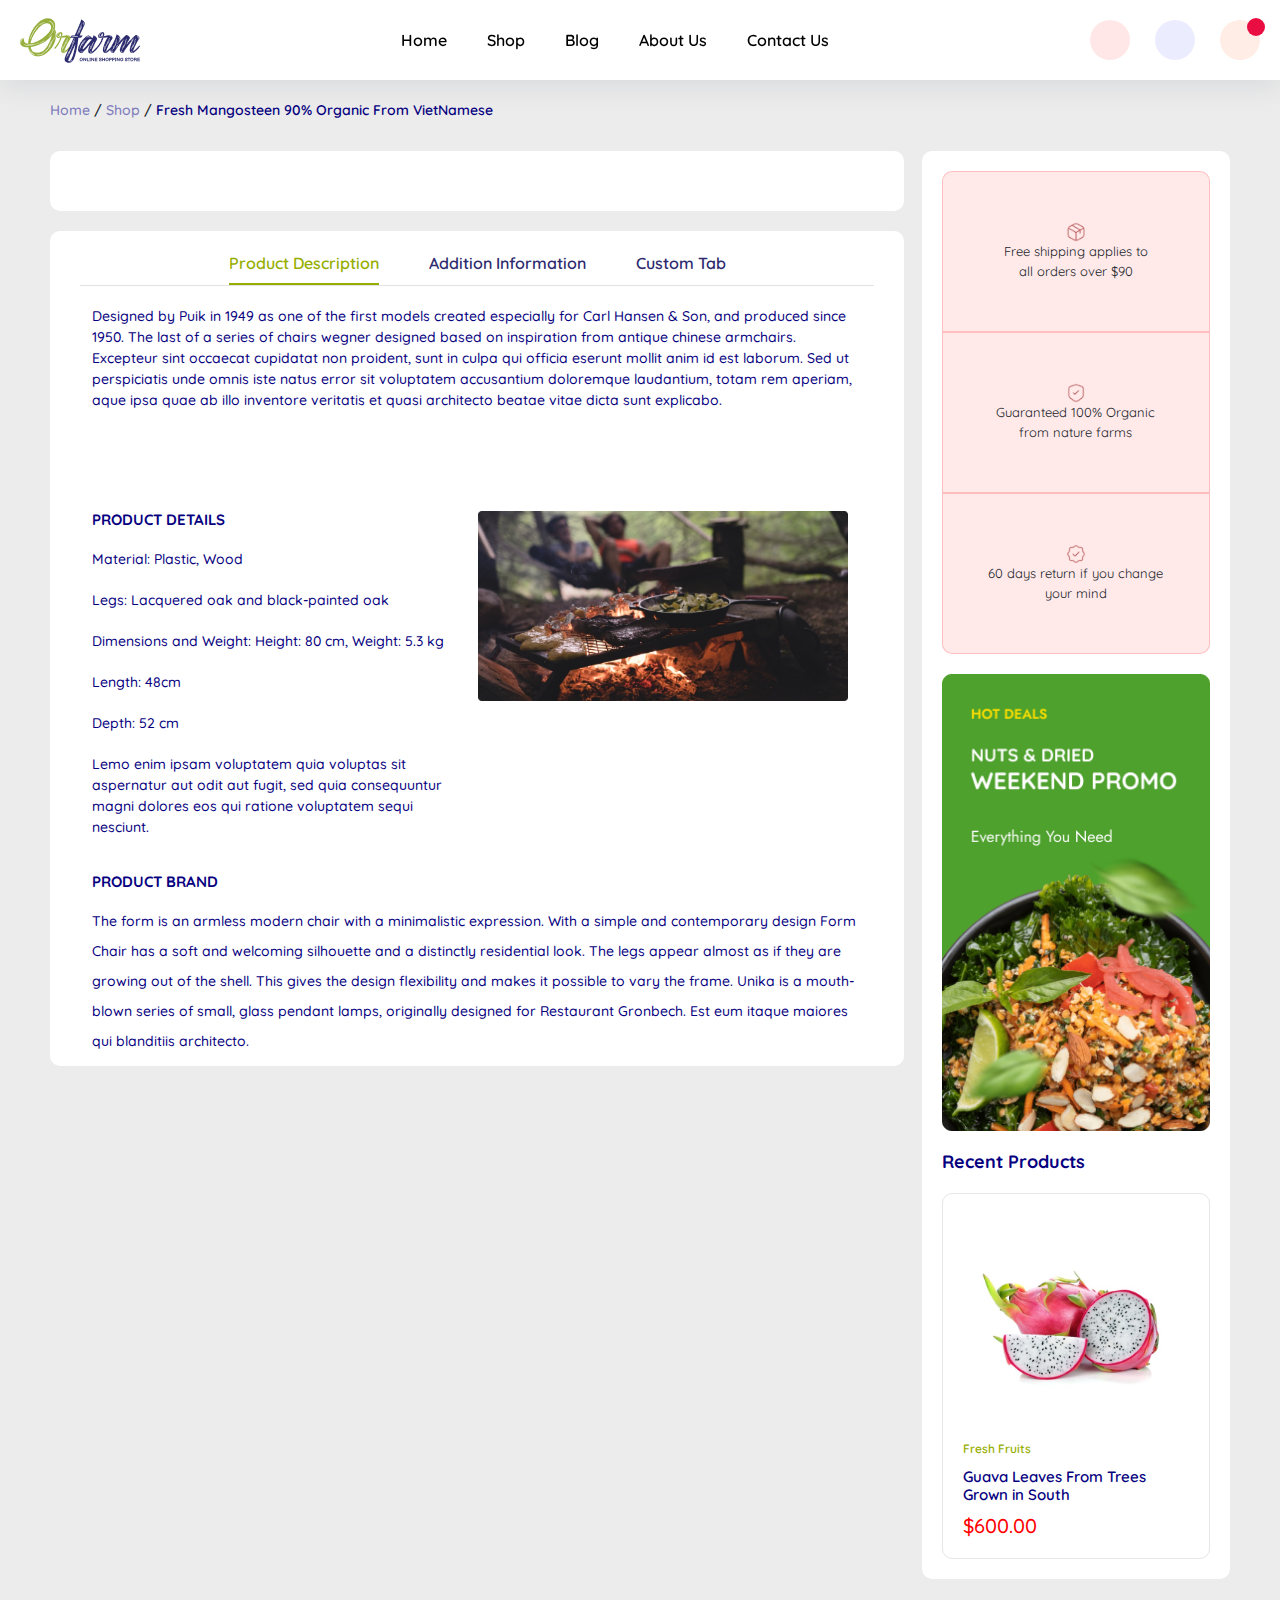
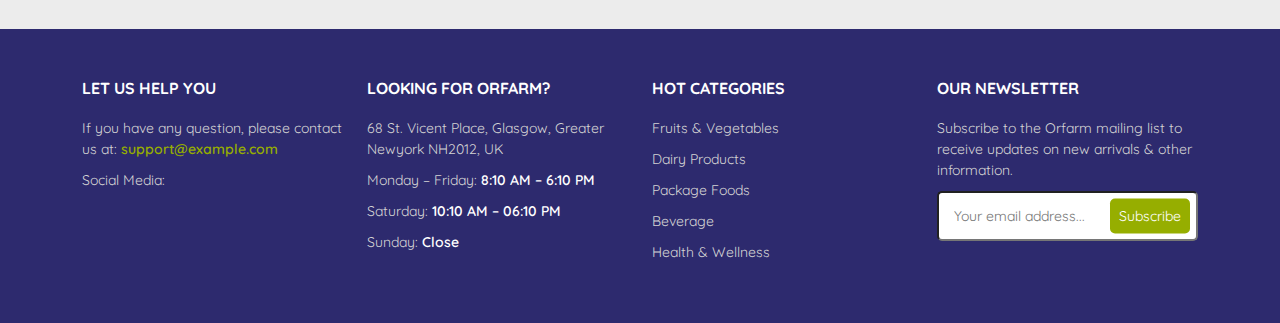
<file: cartDetail.html>
<!DOCTYPE html>
<html lang="en">
    <head>
        <meta charset="UTF-8" />
        <meta name="viewport" content="width=device-width, initial-scale=1.0" />
        <title>ORFARM</title>

        <link rel="icon" href="./img/icon/favico.png" type="image/png" />
        <link
            rel="stylesheet"
            href="https://cdnjs.cloudflare.com/ajax/libs/font-awesome/6.4.2/css/all.min.css"
            integrity="sha512-z3gLpd7yknf1YoNbCzqRKc4qyor8gaKU1qmn+CShxbuBusANI9QpRohGBreCFkKxLhei6S9CQXFEbbKuqLg0DA=="
            crossorigin="anonymous"
            referrerpolicy="no-referrer"
        />
        <link href="https://cdn.jsdelivr.net/npm/bootstrap@5.3.1/dist/css/bootstrap.min.css" rel="stylesheet" />
        <link rel="stylesheet" href="./css/main.css" />
        <link rel="stylesheet" href="./css/detail.css" />
    </head>
    <body>
        <header>
            <div class="tab-menu position-fixed">
                <ul class="d-flex">
                    <li><i class="fa-solid fa-house"></i></li>
                    <li class="bars"><i class="fa-solid fa-bars"></i></li>
                    <li class="shopping-icon"><i class="fa-solid fa-basket-shopping"></i> <span>0</span></li>
                    <li><i class="fa-solid fa-user"></i></li>
                </ul>
            </div>
            <div class="menu-res position-fixed">
                <div class="close">Close</div>
                <div class="menu-link">
                    <a class="link" href="index.html">Home</a>
                    <div class="shop">
                        <p class="d-flex align-items-center justify-content-between"><span>Shop</span> <i class="fa-solid fa-caret-down"></i></p>
                        <div class="menu-tab">
                            <a href="shop.html"> Fresh Meat </a>
                            <a href="shop.html">Fresh Fish</a>
                            <a href="shop.html">Fresh Vegetables</a>
                            <a href="shop.html">Fruit</a>
                            <a href="shop.html">Beverage</a>
                        </div>
                        <a class="link" href="blog.html">Blog</a>
                        <a class="link" href="about.html">About Us</a>
                        <a class="link" href="contact.html">Contact Us</a>
                    </div>
                </div>
            </div>
            <div class="attention">
                <p><i class="fa-solid fa-check"></i><span></span></p>
            </div>
            <div class="bg"></div>
            <div class="log-in">
                <p class="close"><i class="fa-solid fa-xmark"></i></p>
                <div class="login">
                    <h4>SIGN IN</h4>
                    <form>
                        <div class="email">
                            <i class="fa-regular fa-envelope"></i>
                            <input type="text" placeholder="Email" />
                            <span></span>
                        </div>
                        <div class="pass">
                            <i class="fa-solid fa-lock"></i>
                            <input type="password" placeholder="Password" />
                            <span></span>
                        </div>
                        <p>Forgot Your Password?</p>
                        <div class="sign" onclick="sign()">SIGN IN</div>
                        <a class="checkout-btn" href="register.html">CREATE AN ACCOUNT</a>
                    </form>
                </div>
            </div>
            <div class="nabar">
                <div class="nabar-items">
                    <h4>YOUR CART</h4>
                    <i class="fa-solid fa-xmark"></i>
                </div>
                <div class="nabar-list"></div>
                <div class="pay-price">
                    <div class="price-content d-flex justify-content-between">
                        <h5>SUBTOTAL:</h5>
                        <h5><span>$</span><span class="price-product">1,100.00</span></h5>
                    </div>
                    <div class="btn-button">
                        <button onclick="checkout()">CHECK OUT</button>
                    </div>
                </div>
            </div>
            <div class="header">
                <div class="head">
                    <div class="bars">
                        <i class="fa-solid fa-bars"></i>
                    </div>
                    <div class="logo">
                        <img src="./img/logo/Logo.png" alt="" />
                    </div>
                    <ul class="menu">
                        <li><a href="index.html">Home</a></li>
                        <li class="shop">
                            <a href="shop.html">Shop</a>
                            <ul class="menu-tab">
                                <li><a href="shop.html"> Fresh Meat </a></li>
                                <li><a href="shop.html">Fresh Fish</a></li>
                                <li><a href="shop.html">Fresh Vegetables</a></li>
                                <li><a href="shop.html">Fruit</a></li>
                                <li><a href="shop.html">Beverage</a></li>
                            </ul>
                        </li>
                        <li><a href="blog.html">Blog</a></li>
                        <li><a href="about.html">About Us</a></li>
                        <li><a href="contact.html">Contact Us</a></li>
                    </ul>

                    <ul class="icon">
                        <li><i class="fa-solid fa-magnifying-glass"></i></li>
                        <li onclick="user()" class="user">
                            <p class="avatar"><i class="fa-regular fa-user"></i></p>

                            <div class="log-out">
                                <p>MY ACCOUNT</p>
                                <p>ORDER INFORMATION</p>
                                <p onclick="out()">LOG OUT</p>
                            </div>
                        </li>
                        <li class="shopping-icon"><i class="fa-solid fa-basket-shopping"></i> <span>0</span></li>
                    </ul>
                </div>
            </div>
        </header>
        <main>
            <div class="detail-cart">
                <div class="detail-link">
                    <p><a href="index.html">Home</a> / <a href="shop.html">Shop</a> / <span>Fresh Mangosteen 90% Organic From VietNamese</span></p>
                </div>
                <div class="group-boxs d-flex">
                    <div class="double-detail">
                        <div class="cart-detail-group">
                            <div class="pay-detail"></div>
                        </div>
                        <div class="content-detail">
                            <ul class="nav nav-tabs justify-content-center">
                                <li class="nav-item">
                                    <a class="nav-link active" data-bs-toggle="tab" href="#home"> Product Description </a>
                                </li>
                                <li class="nav-item">
                                    <a class="nav-link" data-bs-toggle="tab" href="#menu1"> Addition Information </a>
                                </li>
                                <li class="nav-item">
                                    <a class="nav-link" data-bs-toggle="tab" href="#menu2"> Custom Tab </a>
                                </li>
                            </ul>
                            <div class="tab-content">
                                <div class="tab-pane container active" id="home">
                                    <div class="row" id="products-list-1">
                                        <p>
                                            Designed by Puik in 1949 as one of the first models created especially for Carl Hansen & Son, and produced
                                            since 1950. The last of a series of chairs wegner designed based on inspiration from antique chinese
                                            armchairs. Excepteur sint occaecat cupidatat non proident, sunt in culpa qui officia eserunt mollit anim
                                            id est laborum. Sed ut perspiciatis unde omnis iste natus error sit voluptatem accusantium doloremque
                                            laudantium, totam rem aperiam, aque ipsa quae ab illo inventore veritatis et quasi architecto beatae vitae
                                            dicta sunt explicabo.
                                        </p>
                                        <div class="text d-flex gap-3">
                                            <div class="text-left post">
                                                <h5>PRODUCT DETAILS</h5>
                                                <ul>
                                                    <li>Material: Plastic, Wood</li>
                                                    <li>Legs: Lacquered oak and black-painted oak</li>
                                                    <li>Dimensions and Weight: Height: 80 cm, Weight: 5.3 kg</li>
                                                    <li>Length: 48cm</li>
                                                    <li>Depth: 52 cm</li>
                                                    <li>
                                                        Lemo enim ipsam voluptatem quia voluptas sit aspernatur aut odit aut fugit, sed quia
                                                        consequuntur magni dolores eos qui ratione voluptatem sequi nesciunt.
                                                    </li>
                                                </ul>
                                            </div>
                                            <div class="text-right post">
                                                <div class="img">
                                                    <img src="./img/banner/img.png" alt="" />
                                                </div>
                                            </div>
                                        </div>
                                        <div class="text-blog">
                                            <h5>PRODUCT BRAND</h5>
                                            <p>
                                                The form is an armless modern chair with a minimalistic expression. With a simple and contemporary
                                                design Form Chair has a soft and welcoming silhouette and a distinctly residential look. The legs
                                                appear almost as if they are growing out of the shell. This gives the design flexibility and makes it
                                                possible to vary the frame. Unika is a mouth-blown series of small, glass pendant lamps, originally
                                                designed for Restaurant Gronbech. Est eum itaque maiores qui blanditiis architecto.
                                            </p>
                                        </div>
                                    </div>
                                </div>
                                <div class="tab-pane container fade" id="menu1">
                                    <div class="row" id="products-list-2">
                                        <ul class="table">
                                            <li>
                                                <p class="at">Manufacturer</p>
                                                <p class="at">Color</p>
                                            </li>
                                            <li>
                                                <i>Vivamus suscipit</i>
                                                <p>Black</p>
                                            </li>
                                        </ul>
                                    </div>
                                </div>
                                <div class="tab-pane container fade" id="menu2">
                                    <div class="row" id="products-list-3">
                                        <div class="tab">
                                            <h5>VENDOR INFO</h5>
                                            <ul>
                                                <li>Store Name: Cosmetic</li>
                                                <li>Vendor: Edgar Andrew</li>
                                                <li>Address: NewYork, NewYork, NY, 12345</li>
                                            </ul>
                                            <p>
                                                Vivamus magna justo, lacinia eget consectetur sed, convallis at tellus. Nulla porttitor accumsan
                                                tincidunt. Curabitur arcu erat, accumsan id imperdiet et, porttitor at sem. Nulla quis lorem ut libero
                                                malesuada feugiat. Pellentesque in ipsum id orci porta dapibus. Donec sollicitudin molestie malesuada.
                                                Curabitur arcu erat, accumsan id imperdiet et, porttitor at sem. Curabitur arcu erat, accumsan id
                                                imperdiet et, porttitor at sem. Sed porttitor lectus nibh.
                                            </p>
                                        </div>
                                    </div>
                                </div>
                            </div>
                        </div>
                    </div>
                    <div class="box-right">
                        <div class="box-check">
                            <div class="box">
                                <div class="box-content">
                                    <div class="img">
                                        <img src="./img/icon/icon-box.png" alt="" />
                                    </div>
                                    <p>
                                        Free shipping applies to <br />
                                        all orders over $90
                                    </p>
                                </div>
                            </div>
                            <div class="box">
                                <div class="box-content">
                                    <div class="img">
                                        <img src="./img/icon/icon-check.png" alt="" />
                                    </div>
                                    <p>
                                        Guaranteed 100% Organic <br />
                                        from nature farms
                                    </p>
                                </div>
                            </div>
                            <div class="box">
                                <div class="box-content">
                                    <div class="img">
                                        <img src="./img/icon/icon-check-2.png" alt="" />
                                    </div>
                                    <p>
                                        60 days return if you change <br />
                                        your mind
                                    </p>
                                </div>
                            </div>
                        </div>
                        <div class="banner-deals">
                            <img src="./img/banner/Banner-sidebar.png" alt="" />
                        </div>
                        <div class="product-recent">
                            <h4>Recent Products</h4>
                            <div class="cart">
                                <div class="img">
                                    <img src="./img/product/product-2.jpg" alt="" />
                                </div>
                                <p>Fresh Fruits</p>
                                <h6>Guava Leaves From Trees Grown in South</h6>
                                <h5>$600.00</h5>
                            </div>
                        </div>
                    </div>
                </div>
            </div>
        </main>
        <footer>
            <div class="footer">
                <div class="container">
                    <div class="row justify-content-between">
                        <div class="col-md-6 col-lg-3">
                            <div class="box box-media">
                                <h4>LET US HELP YOU</h4>
                                <p>If you have any question, please contact us at: <span class="email">support@example.com</span></p>
                                <p>Social Media:</p>
                                <ul class="icon d-flex">
                                    <li><i class="fa-brands fa-facebook-f"></i></li>
                                    <li><i class="fa-brands fa-twitter"></i></li>
                                    <li><i class="fa-brands fa-instagram"></i></li>
                                    <li><i class="fa-brands fa-youtube"></i></li>
                                </ul>
                            </div>
                        </div>

                        <div class="col-md-6 col-lg-3">
                            <div class="box box-time">
                                <h4>LOOKING FOR ORFARM?</h4>
                                <p>68 St. Vicent Place, Glasgow, Greater Newyork NH2012, UK</p>
                                <p>Monday – Friday: <span class="time">8:10 AM – 6:10 PM</span></p>
                                <p>Saturday: <span class="time">10:10 AM – 06:10 PM</span></p>
                                <p>Sunday: <span class="time">Close</span></p>
                            </div>
                        </div>
                        <div class="col-md-6 col-lg-3">
                            <div class="box">
                                <h4>HOT CATEGORIES</h4>
                                <ul class="list">
                                    <li>Fruits & Vegetables</li>
                                    <li>Dairy Products</li>
                                    <li>Package Foods</li>
                                    <li>Beverage</li>
                                    <li>Health & Wellness</li>
                                </ul>
                            </div>
                        </div>
                        <div class="col-md-6 col-lg-3">
                            <div class="box">
                                <h4>OUR NEWSLETTER</h4>
                                <p class="content">Subscribe to the Orfarm mailing list to receive updates on new arrivals & other information.</p>
                                <div class="search">
                                    <input type="email" placeholder="Your email address..." />
                                    <button>Subscribe</button>
                                </div>
                            </div>
                        </div>
                    </div>
                </div>
            </div>
        </footer>

        <script src="https://cdn.jsdelivr.net/npm/bootstrap@5.3.1/dist/js/bootstrap.bundle.min.js"></script>
        <script src="https://ajax.googleapis.com/ajax/libs/jquery/3.6.4/jquery.min.js"></script>
        <script src="./js/main.js"></script>
        <script src="./js/detail.js"></script>
    </body>
</html>
</file>
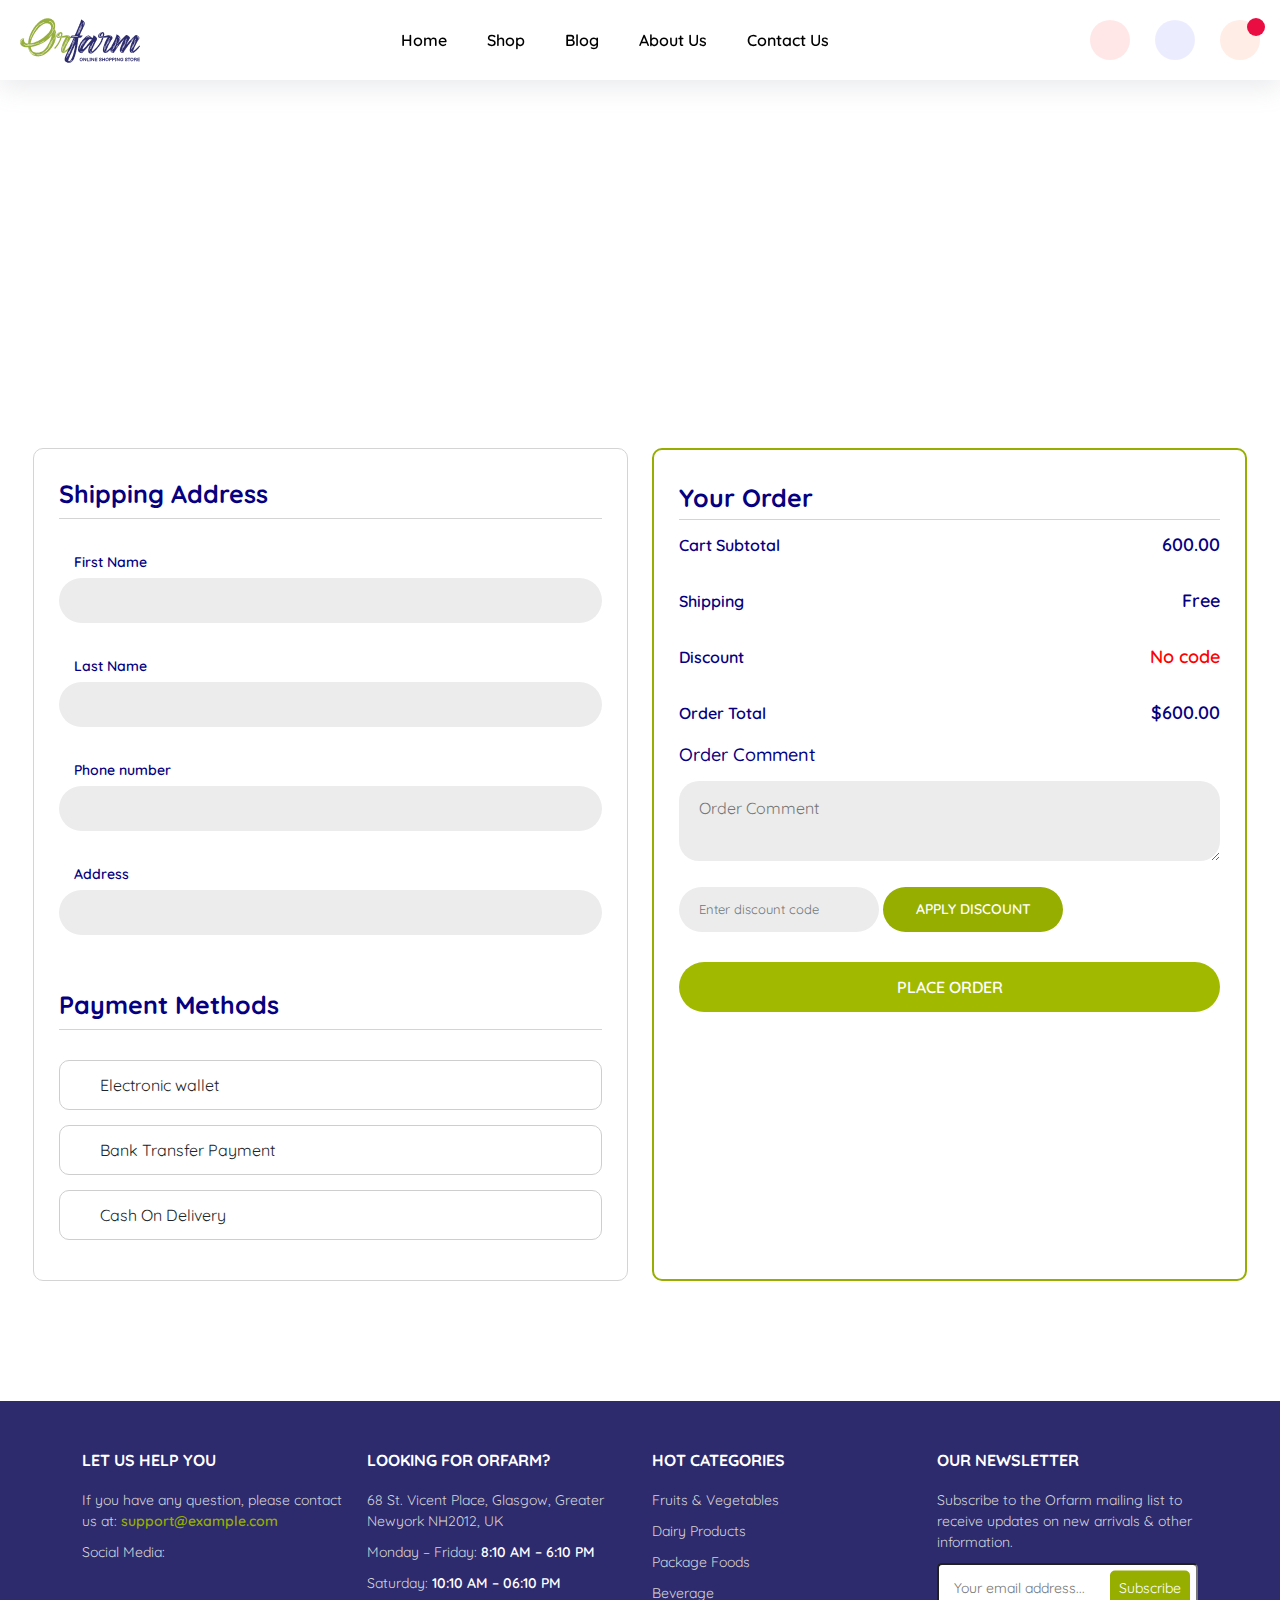
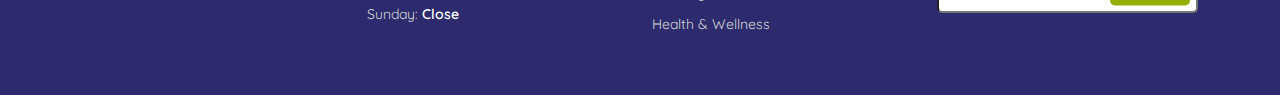
<file: checkout.html>
<!DOCTYPE html>
<html lang="en">
    <head>
        <meta charset="UTF-8" />
        <meta name="viewport" content="width=device-width, initial-scale=1.0" />
        <title>ORFARM</title>
        <link rel="icon" href="./img/icon/favico.png" type="image/png">
        <link
            rel="stylesheet"
            href="https://cdnjs.cloudflare.com/ajax/libs/font-awesome/6.4.2/css/all.min.css"
            integrity="sha512-z3gLpd7yknf1YoNbCzqRKc4qyor8gaKU1qmn+CShxbuBusANI9QpRohGBreCFkKxLhei6S9CQXFEbbKuqLg0DA=="
            crossorigin="anonymous"
            referrerpolicy="no-referrer"
        />
        <link href="https://cdn.jsdelivr.net/npm/bootstrap@5.3.1/dist/css/bootstrap.min.css" rel="stylesheet" />
        <link rel="stylesheet" href="./css/main.css" />
        <link rel="stylesheet" href="./css/checkout.css" />
    </head>
    <body>
        <header>
            <div class="tab-menu position-fixed">
                <ul class="d-flex">
                    <li><i class="fa-solid fa-house"></i></li>
                    <li class="bars"><i class="fa-solid fa-bars"></i></li>
                    <li class="shopping-icon"><i class="fa-solid fa-basket-shopping"></i> <span>0</span></li>
                    <li><i class="fa-solid fa-user"></i></li>
                </ul>
            </div>
            <div class="menu-res position-fixed">
                <div class="close">Close</div>
                <div class="menu-link">
                    <a class="link" href="index.html">Home</a>
                    <div class="shop">
                        <p class="d-flex align-items-center justify-content-between"><span>Shop</span> <i class="fa-solid fa-caret-down"></i></p>
                        <div class="menu-tab">
                            <a href="shop.html"> Fresh Meat </a>
                            <a href="shop.html">Fresh Fish</a>
                            <a href="shop.html">Fresh Vegetables</a>
                            <a href="shop.html">Fruit</a>
                            <a href="shop.html">Beverage</a>
                        </div>
                        <a class="link" href="blog.html">Blog</a>
                        <a class="link" href="about.html">About Us</a>
                        <a class="link" href="contact.html">Contact Us</a>
                    </div>
                </div>
            </div>
            <div class="alert alert-warning"><strong>Warning!</strong> You have not selected a payment method</div>
            <div class="attention">
                <p><i class="fa-solid fa-check"></i><span></span></p>
            </div>
            <div class="bg"></div>
            <div class="log-in">
                <p class="close"><i class="fa-solid fa-xmark"></i></p>
                <div class="login">
                    <h4>SIGN IN</h4>
                    <form>
                        <div class="email">
                            <i class="fa-regular fa-envelope"></i>
                            <input type="text" placeholder="Email" />
                            <span></span>
                        </div>
                        <div class="pass">
                            <i class="fa-solid fa-lock"></i>
                            <input type="password" placeholder="Password" />
                            <span></span>
                        </div>
                        <p>Forgot Your Password?</p>
                        <div class="sign" onclick="sign()">SIGN IN</div>
                        <a class="checkout-btn" href="register.html">CREATE AN ACCOUNT</a>
                    </form>
                </div>
            </div>
            <div class="nabar">
                <div class="nabar-items">
                    <h4>YOUR CART</h4>
                    <i class="fa-solid fa-xmark"></i>
                </div>
                <div class="nabar-list"></div>
                <div class="pay-price">
                    <div class="price-content d-flex justify-content-between">
                        <h5>SUBTOTAL:</h5>
                        <h5><span>$</span><span class="price-product">1,100.00</span></h5>
                    </div>
                    <div class="btn-button">
                        <button onclick="checkout()">CHECK OUT</button>
                    </div>
                </div>
            </div>
            <div class="header">
                <div class="head">
                    <div class="bars">
                        <i class="fa-solid fa-bars"></i>
                    </div>
                    <div class="logo">
                        <img src="./img/logo/Logo.png" alt="" />
                    </div>
                    <ul class="menu">
                        <li><a href="index.html">Home</a></li>
                        <li class="shop">
                            <a href="shop.html">Shop</a>
                            <ul class="menu-tab">
                                <li><a href="shop.html"> Fresh Meat </a></li>
                                <li><a href="shop.html">Fresh Fish</a></li>
                                <li><a href="shop.html">Fresh Vegetables</a></li>
                                <li><a href="shop.html">Fruit</a></li>
                                <li><a href="shop.html">Beverage</a></li>
                            </ul>
                        </li>
                        <li><a href="blog.html">Blog</a></li>
                        <li><a href="about.html">About Us</a></li>
                        <li><a href="contact.html">Contact Us</a></li>
                    </ul>

                    <ul class="icon">
                        <li><i class="fa-solid fa-magnifying-glass"></i></li>
                        <li onclick="user()" class="user">
                            <p class="avatar"><i class="fa-regular fa-user"></i></p>

                            <div class="log-out">
                                <p>MY ACCOUNT</p>
                                <p>ORDER INFORMATION</p>
                                <p onclick="out()">LOG OUT</p>
                            </div>
                        </li>
                        <li class="shopping-icon"><i class="fa-solid fa-basket-shopping"></i> <span>0</span></li>
                    </ul>
                </div>
            </div>
        </header>
        <main>
            <div class="checkout-main">
                <div class="checkout">
                    <div class="text">
                        <h3>Checkout</h3>
                        <h6>Home / <span>Checkout</span></h6>
                    </div>
                </div>
                <div class="box d-flex gap-4 justify-content-center mt-5">
                    <div class="ship">
                        <h5>Shipping Address</h5>
                        <form>
                            <div class="input-form">
                                <label for="firstName">First Name</label>
                                <input id="firstName" type="text" />
                                <p></p>
                            </div>

                            <div class="input-form">
                                <label for="lastName">Last Name</label>
                                <input id="lastName" type="text" />
                                <p></p>
                            </div>

                            <div class="input-form">
                                <label for="phone">Phone number</label>
                                <input id="phone" type="text" />
                                <p></p>
                            </div>

                            <div class="input-form">
                                <label for="address">Address</label>
                                <input id="address" type="text" />
                                <p></p>
                            </div>
                        </form>
                        <div class="methods">
                            <h5>Payment Methods</h5>
                            <ul>
                                <li><i class="fa-solid fa-wallet"></i> <span>Electronic wallet</span></li>
                                <li><i class="fa-regular fa-credit-card"></i><span>Bank Transfer Payment</span></li>
                                <li><i class="fa-solid fa-hand-holding-dollar"></i> <span>Cash On Delivery</span></li>
                            </ul>
                        </div>
                    </div>
                    <div class="order">
                        <h5 class="head">Your Order</h5>
                        <div class="list-order">
                            <!-- <div class="list-order-product d-flex align-items-center gap-4"> -->
                            <!-- <div class="image">
                                    <img src="./img/product/product-1.jpg" alt="" />
                                </div>
                                <div class="content">
                                    <h6>Fresh Mangosteen 100% Organic From France</h6>
                                    <h5>$ <span>600.00</span></h5>
                                </div>
                                <p>1</p> -->
                            <!-- </div> -->
                        </div>
                        <ul>
                            <li class="cart-subtotal"><span> Cart Subtotal</span> <span class="sub-total">600.00</span></li>
                            <li><span> Shipping</span> <span>Free</span></li>
                            <li><span>Discount</span> <span class="dis-code">No code</span></li>
                            <li class="order-total"><span> Order Total</span> <span class="or-total">$600.00</span></li>
                        </ul>
                        <h5>Order Comment</h5>
                        <textarea cols="30" rows="10" placeholder="Order Comment"></textarea>
                        <div class="code-dis">
                            <input type="text" placeholder="Enter discount code" />
                            <button onclick="applyCode()">APPLY DISCOUNT</button>
                        </div>
                        <button onclick="sub()" class="sub">PLACE ORDER</button>
                    </div>
                </div>
            </div>
        </main>
        <footer>
            <div class="footer">
                <div class="container">
                    <div class="row justify-content-between">
                        <div class="col-md-6 col-lg-3">
                            <div class="box box-media">
                                <h4>LET US HELP YOU</h4>
                                <p>If you have any question, please contact us at: <span class="email">support@example.com</span></p>
                                <p>Social Media:</p>
                                <ul class="icon d-flex">
                                    <li><i class="fa-brands fa-facebook-f"></i></li>
                                    <li><i class="fa-brands fa-twitter"></i></li>
                                    <li><i class="fa-brands fa-instagram"></i></li>
                                    <li><i class="fa-brands fa-youtube"></i></li>
                                </ul>
                            </div>
                        </div>

                        <div class="col-md-6 col-lg-3">
                            <div class="box box-time">
                                <h4>LOOKING FOR ORFARM?</h4>
                                <p>68 St. Vicent Place, Glasgow, Greater Newyork NH2012, UK</p>
                                <p>Monday – Friday: <span class="time">8:10 AM – 6:10 PM</span></p>
                                <p>Saturday: <span class="time">10:10 AM – 06:10 PM</span></p>
                                <p>Sunday: <span class="time">Close</span></p>
                            </div>
                        </div>
                        <div class="col-md-6 col-lg-3">
                            <div class="box">
                                <h4>HOT CATEGORIES</h4>
                                <ul class="list">
                                    <li>Fruits & Vegetables</li>
                                    <li>Dairy Products</li>
                                    <li>Package Foods</li>
                                    <li>Beverage</li>
                                    <li>Health & Wellness</li>
                                </ul>
                            </div>
                        </div>
                        <div class="col-md-6 col-lg-3">
                            <div class="box">
                                <h4>OUR NEWSLETTER</h4>
                                <p class="content">Subscribe to the Orfarm mailing list to receive updates on new arrivals & other information.</p>
                                <div class="search">
                                    <input type="email" placeholder="Your email address..." />
                                    <button>Subscribe</button>
                                </div>
                            </div>
                        </div>
                    </div>
                </div>
            </div>
        </footer>

        <script src="https://cdn.jsdelivr.net/npm/bootstrap@5.3.1/dist/js/bootstrap.bundle.min.js"></script>
        <script src="https://ajax.googleapis.com/ajax/libs/jquery/3.6.4/jquery.min.js"></script>
        <script src="./js/main.js"></script>
        <script src="./js/checkout.js"></script>
    </body>
</html>
</file>
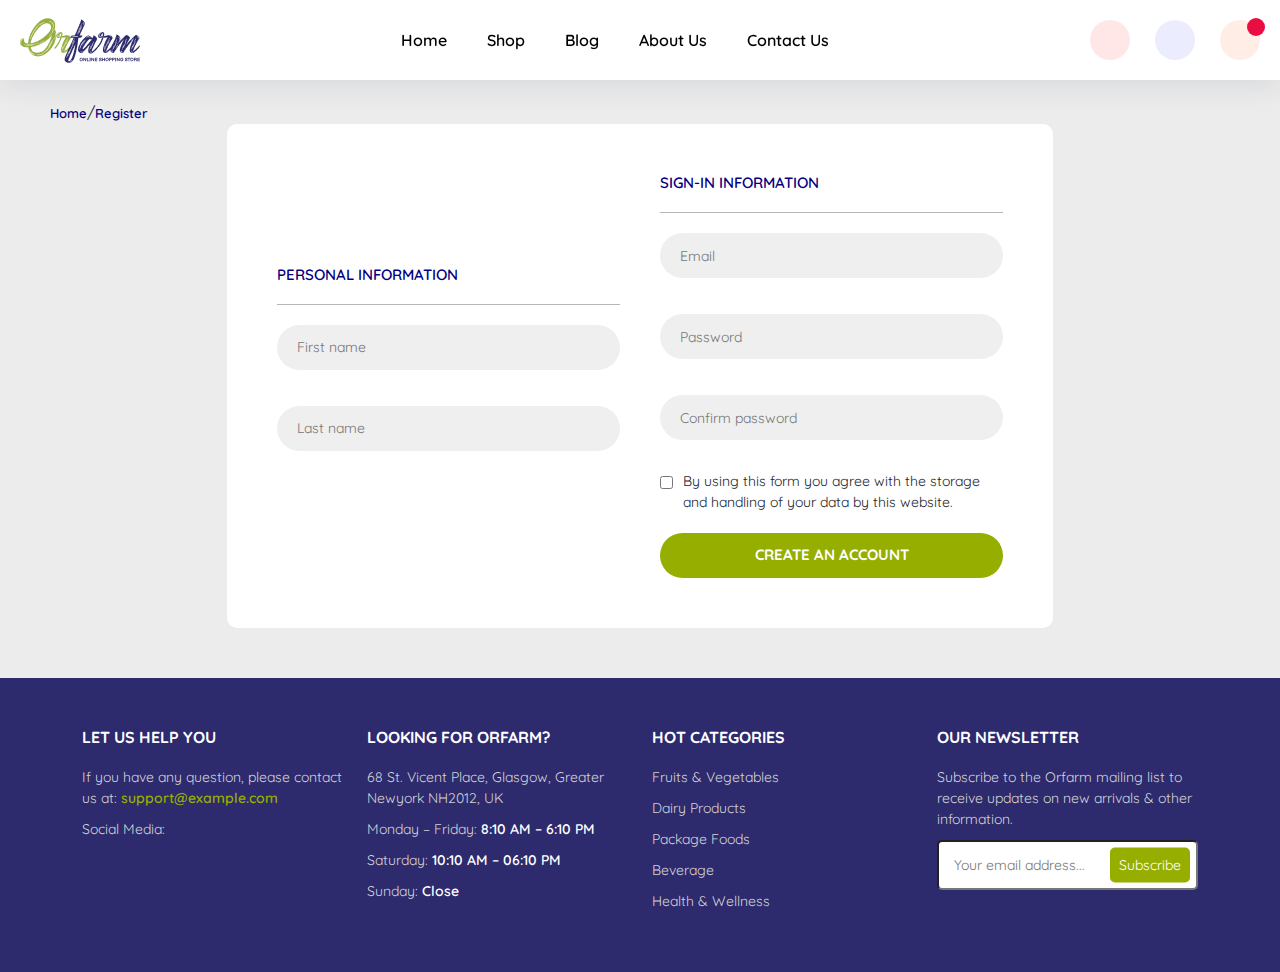
<file: register.html>
<!DOCTYPE html>
<html lang="en">
    <head>
        <meta charset="UTF-8" />
        <meta name="viewport" content="width=device-width, initial-scale=1.0" />
        <title>ORFARM</title>
        <link rel="icon" href="./img/icon/favico.png" type="image/png" />
        <link
            rel="stylesheet"
            href="https://cdnjs.cloudflare.com/ajax/libs/font-awesome/6.4.2/css/all.min.css"
            integrity="sha512-z3gLpd7yknf1YoNbCzqRKc4qyor8gaKU1qmn+CShxbuBusANI9QpRohGBreCFkKxLhei6S9CQXFEbbKuqLg0DA=="
            crossorigin="anonymous"
            referrerpolicy="no-referrer"
        />
        <link href="https://cdn.jsdelivr.net/npm/bootstrap@5.3.1/dist/css/bootstrap.min.css" rel="stylesheet" />
        <link rel="stylesheet" href="./css/main.css" />
        <link rel="stylesheet" href="./css/register.css" />
    </head>
    <body>
        <header>
            <div class="tab-menu position-fixed">
                <ul class="d-flex">
                    <li><i class="fa-solid fa-house"></i></li>
                    <li class="bars"><i class="fa-solid fa-bars"></i></li>
                    <li class="shopping-icon"><i class="fa-solid fa-basket-shopping"></i> <span>0</span></li>
                    <li><i class="fa-solid fa-user"></i></li>
                </ul>
            </div>
            <div class="menu-res position-fixed">
                <div class="close">Close</div>
                <div class="menu-link">
                    <a class="link" href="index.html">Home</a>
                    <div class="shop">
                        <p class="d-flex align-items-center justify-content-between"><span>Shop</span> <i class="fa-solid fa-caret-down"></i></p>
                        <div class="menu-tab">
                            <a href="shop.html"> Fresh Meat </a>
                            <a href="shop.html">Fresh Fish</a>
                            <a href="shop.html">Fresh Vegetables</a>
                            <a href="shop.html">Fruit</a>
                            <a href="shop.html">Beverage</a>
                        </div>
                        <a class="link" href="blog.html">Blog</a>
                        <a class="link" href="about.html">About Us</a>
                        <a class="link" href="contact.html">Contact Us</a>
                    </div>
                </div>
            </div>
            <div class="attention">
                <p><i class="fa-solid fa-check"></i><span></span></p>
            </div>
            <div class="info-att"><i class="fa-regular fa-circle-check"></i><i class="fa-solid fa-triangle-exclamation"></i><span></span></div>
            <div class="bg"></div>
            <div class="log-in">
                <p class="close"><i class="fa-solid fa-xmark"></i></p>
                <div class="login">
                    <h4>SIGN IN</h4>
                    <form>
                        <div class="email">
                            <i class="fa-regular fa-envelope"></i>
                            <input type="text" placeholder="Email" />
                            <span></span>
                        </div>
                        <div class="pass">
                            <i class="fa-solid fa-lock"></i>
                            <input type="password" placeholder="Password" />
                            <span></span>
                        </div>
                        <p>Forgot Your Password?</p>
                        <div class="sign" onclick="sign()">SIGN IN</div>
                        <a class="checkout-btn" href="register.html">CREATE AN ACCOUNT</a>
                    </form>
                </div>
            </div>
            <div class="nabar">
                <div class="nabar-items">
                    <h4>YOUR CART</h4>
                    <i class="fa-solid fa-xmark"></i>
                </div>
                <div class="nabar-list"></div>
                <div class="pay-price">
                    <div class="price-content d-flex justify-content-between">
                        <h5>SUBTOTAL:</h5>
                        <h5><span>$</span><span class="price-product">1,100.00</span></h5>
                    </div>
                    <div class="btn-button">
                        <button onclick="checkout()">CHECK OUT</button>
                    </div>
                </div>
            </div>
            <div class="header">
                <div class="head">
                    <div class="bars">
                        <i class="fa-solid fa-bars"></i>
                    </div>
                    <div class="logo">
                        <img src="./img/logo/Logo.png" alt="" />
                    </div>
                    <ul class="menu">
                        <li><a href="index.html">Home</a></li>
                        <li class="shop">
                            <a href="shop.html">Shop</a>
                            <ul class="menu-tab">
                                <li><a href="shop.html"> Fresh Meat </a></li>
                                <li><a href="shop.html">Fresh Fish</a></li>
                                <li><a href="shop.html">Fresh Vegetables</a></li>
                                <li><a href="shop.html">Fruit</a></li>
                                <li><a href="shop.html">Beverage</a></li>
                            </ul>
                        </li>
                        <li><a href="blog.html">Blog</a></li>
                        <li><a href="about.html">About Us</a></li>
                        <li><a href="contact.html">Contact Us</a></li>
                    </ul>

                    <ul class="icon">
                        <li><i class="fa-solid fa-magnifying-glass"></i></li>
                        <li onclick="user()" class="user">
                            <p class="avatar"><i class="fa-regular fa-user"></i></p>

                            <div class="log-out">
                                <p>MY ACCOUNT</p>
                                <p>ORDER INFORMATION</p>
                                <p onclick="out()">LOG OUT</p>
                            </div>
                        </li>
                        <li class="shopping-icon"><i class="fa-solid fa-basket-shopping"></i> <span>0</span></li>
                    </ul>
                </div>
            </div>
        </header>
        <main>
            <div class="register">
                <p><span>Home</span>/<span>Register</span></p>
                <form id="billing-form" class="login d-flex justify-content-between align-content-center">
                    <div class="personal-info">
                        <div class="form-content">
                            <h5>PERSONAL INFORMATION</h5>
                            <input id="firstName" class="f-name" type="text" placeholder="First name" />
                            <label for="firstName"></label>
                            <input id="lastName" class="l-name" type="text" placeholder="Last name" />
                            <label for="lastName"></label>
                        </div>
                    </div>
                    <div class="sign-in">
                        <h5>SIGN-IN INFORMATION</h5>
                        <div class="input">
                            <input id="email" class="email" type="text" placeholder="Email" />
                            <label for="email"></label>
                            <div class="eye-pass">
                                <input id="pass" class="pass eye" type="password" placeholder="Password" />

                                <label for="pass"></label>
                            </div>
                            <div class="eye-pass">
                                <input id="c-pass" class="c-pass eye" type="password" placeholder="Confirm password" />

                                <label for="c-pass"></label>
                            </div>
                        </div>
                        <div class="content-input d-flex">
                            <input type="checkbox" class="checkbox" />
                            <p>By using this form you agree with the storage and handling of your data by this website.</p>
                        </div>
                        <p class="text"></p>
                        <button onclick="create(event)">CREATE AN ACCOUNT</button>
                    </div>
                </form>
            </div>
        </main>
        <footer>
            <div class="footer">
                <div class="container">
                    <div class="row justify-content-between">
                        <div class="col-md-6 col-lg-3">
                            <div class="box box-media">
                                <h4>LET US HELP YOU</h4>
                                <p>If you have any question, please contact us at: <span class="email">support@example.com</span></p>
                                <p>Social Media:</p>
                                <ul class="icon d-flex">
                                    <li><i class="fa-brands fa-facebook-f"></i></li>
                                    <li><i class="fa-brands fa-twitter"></i></li>
                                    <li><i class="fa-brands fa-instagram"></i></li>
                                    <li><i class="fa-brands fa-youtube"></i></li>
                                </ul>
                            </div>
                        </div>

                        <div class="col-md-6 col-lg-3">
                            <div class="box box-time">
                                <h4>LOOKING FOR ORFARM?</h4>
                                <p>68 St. Vicent Place, Glasgow, Greater Newyork NH2012, UK</p>
                                <p>Monday – Friday: <span class="time">8:10 AM – 6:10 PM</span></p>
                                <p>Saturday: <span class="time">10:10 AM – 06:10 PM</span></p>
                                <p>Sunday: <span class="time">Close</span></p>
                            </div>
                        </div>
                        <div class="col-md-6 col-lg-3">
                            <div class="box">
                                <h4>HOT CATEGORIES</h4>
                                <ul class="list">
                                    <li>Fruits & Vegetables</li>
                                    <li>Dairy Products</li>
                                    <li>Package Foods</li>
                                    <li>Beverage</li>
                                    <li>Health & Wellness</li>
                                </ul>
                            </div>
                        </div>
                        <div class="col-md-6 col-lg-3">
                            <div class="box">
                                <h4>OUR NEWSLETTER</h4>
                                <p class="content">Subscribe to the Orfarm mailing list to receive updates on new arrivals & other information.</p>
                                <div class="search">
                                    <input type="email" placeholder="Your email address..." />
                                    <button>Subscribe</button>
                                </div>
                            </div>
                        </div>
                    </div>
                </div>
            </div>
        </footer>

        <script src="https://cdn.jsdelivr.net/npm/bootstrap@5.3.1/dist/js/bootstrap.bundle.min.js"></script>
        <script src="https://ajax.googleapis.com/ajax/libs/jquery/3.6.4/jquery.min.js"></script>
        <script src="./js/main.js"></script>
        <script src="./js/register.js"></script>
    </body>
</html>
</file>
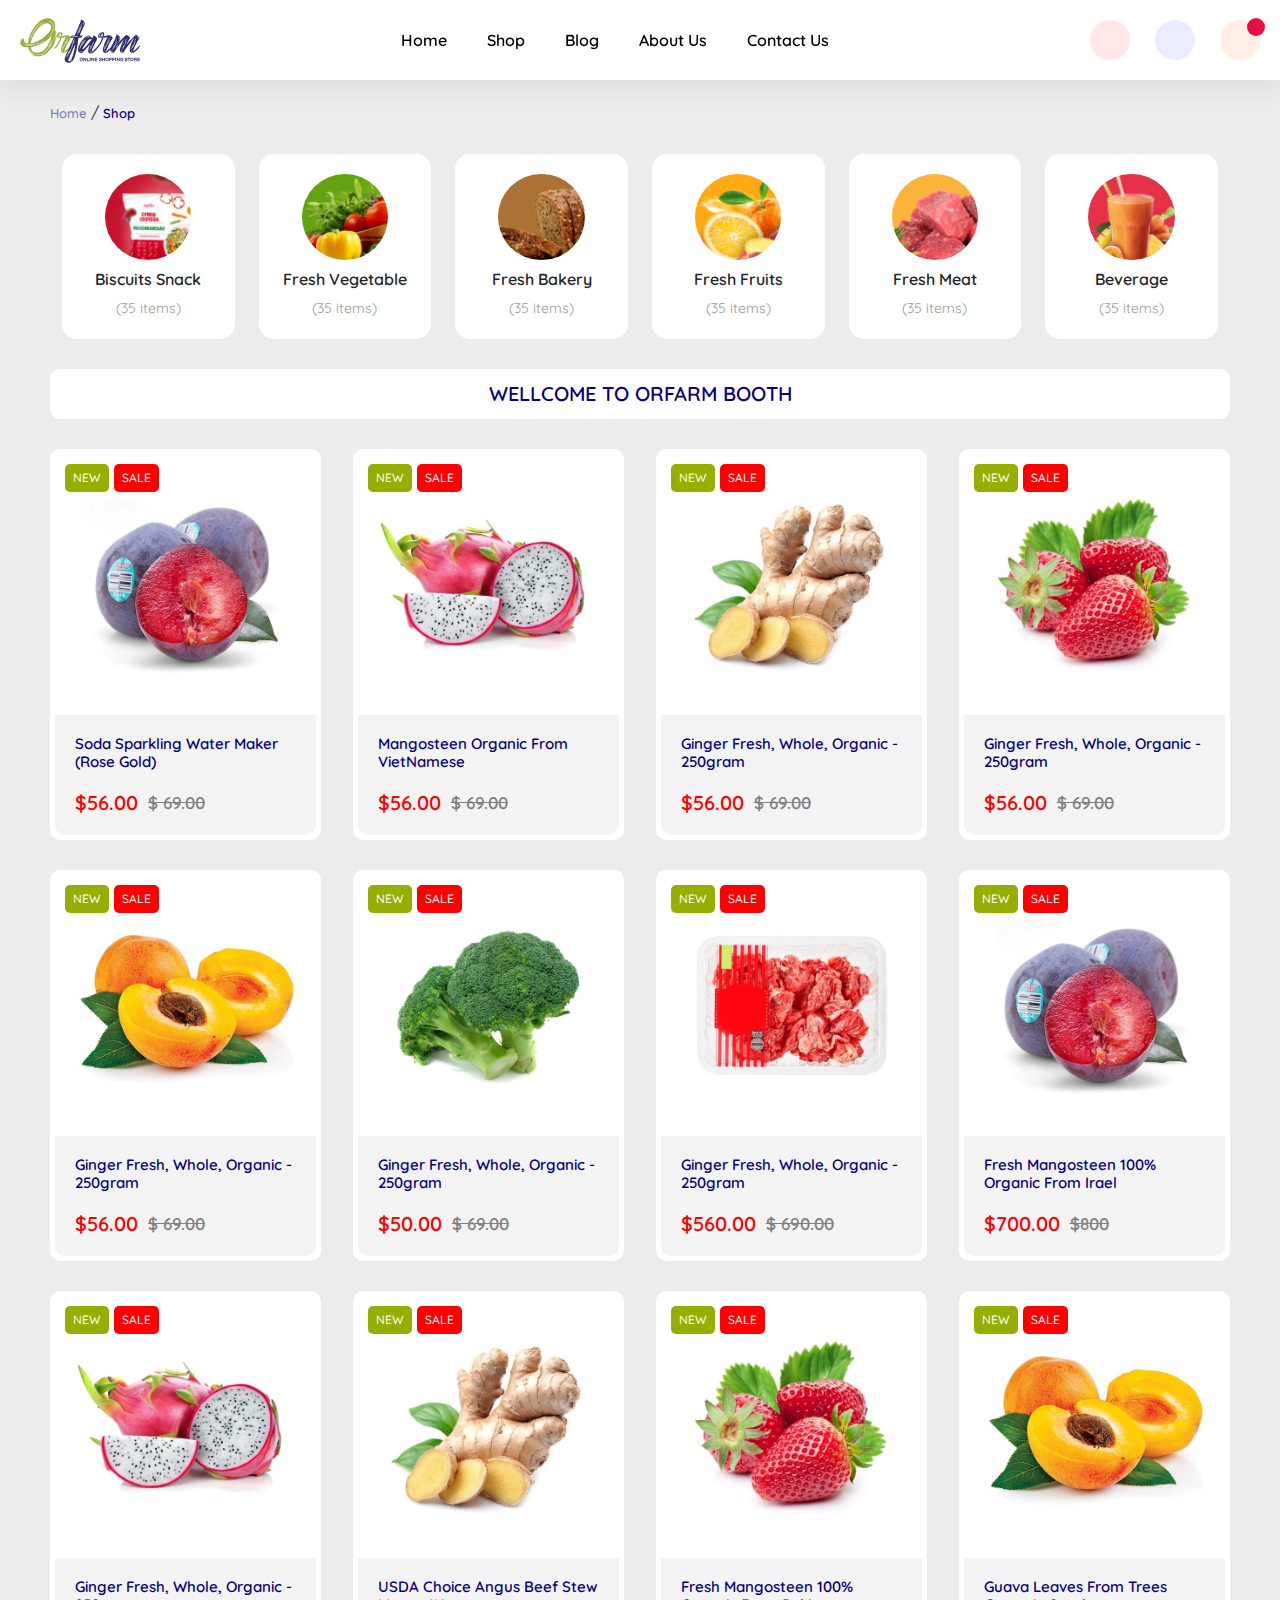
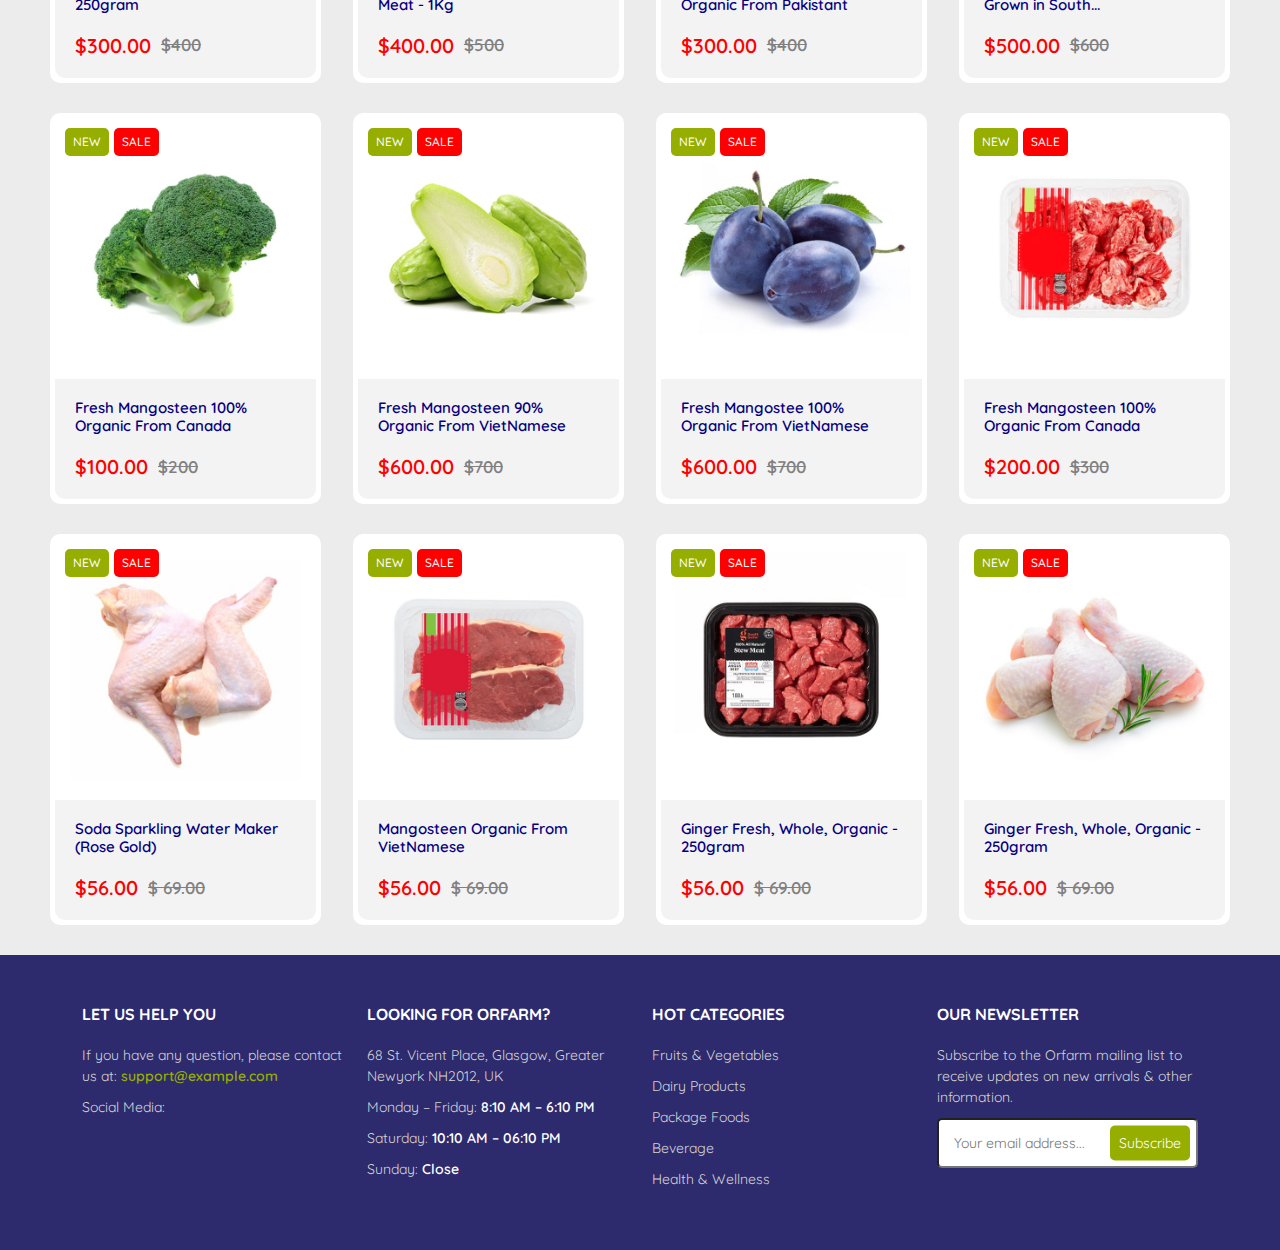
<file: shop.html>
<!DOCTYPE html>
<html lang="en">
    <head>
        <meta charset="UTF-8" />
        <meta name="viewport" content="width=device-width, initial-scale=1.0" />
        <title>ORFARM</title>
        <link rel="icon" href="./img/icon/favico.png" type="image/png" />

        <link
            rel="stylesheet"
            href="https://cdnjs.cloudflare.com/ajax/libs/font-awesome/6.4.2/css/all.min.css"
            integrity="sha512-z3gLpd7yknf1YoNbCzqRKc4qyor8gaKU1qmn+CShxbuBusANI9QpRohGBreCFkKxLhei6S9CQXFEbbKuqLg0DA=="
            crossorigin="anonymous"
            referrerpolicy="no-referrer"
        />
        <link href="https://cdn.jsdelivr.net/npm/bootstrap@5.3.1/dist/css/bootstrap.min.css" rel="stylesheet" />
        <link rel="stylesheet" href="./css/main.css" />
        <link rel="stylesheet" href="./css/shop.css" />
    </head>
    <body>
        <header>
            <div class="tab-menu position-fixed">
                <ul class="d-flex">
                    <li><i class="fa-solid fa-house"></i></li>
                    <li class="bars"><i class="fa-solid fa-bars"></i></li>
                    <li class="shopping-icon"><i class="fa-solid fa-basket-shopping"></i> <span>0</span></li>
                    <li><i class="fa-solid fa-user"></i></li>
                </ul>
            </div>
            <div class="menu-res position-fixed">
                <div class="close">Close</div>
                <div class="menu-link">
                    <a class="link" href="index.html">Home</a>
                    <div class="shop">
                        <p class="d-flex align-items-center justify-content-between"><span>Shop</span> <i class="fa-solid fa-caret-down"></i></p>
                        <div class="menu-tab">
                            <a href="shop.html"> Fresh Meat </a>
                            <a href="shop.html">Fresh Fish</a>
                            <a href="shop.html">Fresh Vegetables</a>
                            <a href="shop.html">Fruit</a>
                            <a href="shop.html">Beverage</a>
                        </div>
                        <a class="link" href="blog.html">Blog</a>
                        <a class="link" href="about.html">About Us</a>
                        <a class="link" href="contact.html">Contact Us</a>
                    </div>
                </div>
            </div>
            <div class="attention">
                <p><i class="fa-solid fa-check"></i><span></span></p>
            </div>
            <div class="bg"></div>
            <div class="log-in">
                <p class="close"><i class="fa-solid fa-xmark"></i></p>
                <div class="login">
                    <h4>SIGN IN</h4>
                    <form>
                        <div class="email">
                            <i class="fa-regular fa-envelope"></i>
                            <input type="text" placeholder="Email" />
                            <span></span>
                        </div>
                        <div class="pass">
                            <i class="fa-solid fa-lock"></i>
                            <input type="password" placeholder="Password" />
                            <span></span>
                        </div>
                        <p>Forgot Your Password?</p>
                        <div class="sign" onclick="sign()">SIGN IN</div>
                        <a class="checkout-btn" href="register.html">CREATE AN ACCOUNT</a>
                    </form>
                </div>
            </div>
            <div class="nabar">
                <div class="nabar-items">
                    <h4>YOUR CART</h4>
                    <i class="fa-solid fa-xmark"></i>
                </div>
                <div class="nabar-list"></div>
                <div class="pay-price">
                    <div class="price-content d-flex justify-content-between">
                        <h5>SUBTOTAL:</h5>
                        <h5><span>$</span><span class="price-product">1,100.00</span></h5>
                    </div>
                    <div class="btn-button">
                        <button onclick="checkout()">CHECK OUT</button>
                    </div>
                </div>
            </div>
            <div class="header">
                <div class="head">
                    <div class="bars">
                        <i class="fa-solid fa-bars"></i>
                    </div>
                    <div class="logo">
                        <img src="./img/logo/Logo.png" alt="" />
                    </div>
                    <ul class="menu">
                        <li><a href="index.html">Home</a></li>
                        <li class="shop">
                            <a href="shop.html">Shop</a>
                            <ul class="menu-tab">
                                <li><a href="shop.html"> Fresh Meat </a></li>
                                <li><a href="shop.html">Fresh Fish</a></li>
                                <li><a href="shop.html">Fresh Vegetables</a></li>
                                <li><a href="shop.html">Fruit</a></li>
                                <li><a href="shop.html">Beverage</a></li>
                            </ul>
                        </li>
                        <li><a href="blog.html">Blog</a></li>
                        <li><a href="about.html">About Us</a></li>
                        <li><a href="contact.html">Contact Us</a></li>
                    </ul>

                    <ul class="icon">
                        <li><i class="fa-solid fa-magnifying-glass"></i></li>
                        <li onclick="user()" class="user">
                            <p class="avatar"><i class="fa-regular fa-user"></i></p>
                            <div class="log-out">
                                <p>MY ACCOUNT</p>
                                <p>ORDER INFORMATION</p>
                                <p onclick="out()">LOG OUT</p>
                            </div>
                        </li>
                        <li class="shopping-icon"><i class="fa-solid fa-basket-shopping"></i> <span>0</span></li>
                    </ul>
                </div>
            </div>
        </header>
        <main>
            <div class="shop-main">
                <div class="shop-link">
                    <p><a href="home.html">Home</a> / <a href="shop.html">Shop</a></p>
                </div>
                <div class="cate">
                    <div class="container-fluid">
                        <div class="row">
                            <div class="col-6 col-sm-4 col-lg-2">
                                <a href="" class="card">
                                    <img class="card-img-top rounded-circle" src="img/cate/cate-1.jpg" alt="Card image" />
                                    <div class="card-body text-center">
                                        <h4 class="card-title h6">Biscuits Snack</h4>
                                        <p class="card-text">(35 items)</p>
                                    </div>
                                </a>
                            </div>
                            <div class="col-6 col-sm-4 col-lg-2">
                                <a href="" class="card">
                                    <img class="card-img-top rounded-circle" src="img/cate/cate-2.jpg" alt="Card image" />
                                    <div class="card-body text-center">
                                        <h4 class="card-title h6">Fresh Vegetable</h4>
                                        <p class="card-text">(35 items)</p>
                                    </div>
                                </a>
                            </div>
                            <div class="col-6 col-sm-4 col-lg-2">
                                <a href="" class="card">
                                    <img class="card-img-top rounded-circle" src="img/cate/cate-3.jpg" alt="Card image" />
                                    <div class="card-body text-center">
                                        <h4 class="card-title h6">Fresh Bakery</h4>
                                        <p class="card-text">(35 items)</p>
                                    </div>
                                </a>
                            </div>
                            <div class="col-6 col-sm-4 col-lg-2">
                                <a href="" class="card">
                                    <img class="card-img-top rounded-circle" src="img/cate/cate-4.jpg" alt="Card image" />
                                    <div class="card-body text-center">
                                        <h4 class="card-title h6">Fresh Fruits</h4>
                                        <p class="card-text">(35 items)</p>
                                    </div>
                                </a>
                            </div>
                            <div class="col-6 col-sm-4 col-lg-2">
                                <a href="" class="card">
                                    <img class="card-img-top rounded-circle" src="img/cate/cate-5.jpg" alt="Card image" />
                                    <div class="card-body text-center">
                                        <h4 class="card-title h6">Fresh Meat</h4>
                                        <p class="card-text">(35 items)</p>
                                    </div>
                                </a>
                            </div>
                            <div class="col-6 col-sm-4 col-lg-2">
                                <a href="" class="card">
                                    <img class="card-img-top rounded-circle" src="img/cate/cate-6.jpg" alt="Card image" />
                                    <div class="card-body text-center">
                                        <h4 class="card-title h6">Beverage</h4>
                                        <p class="card-text">(35 items)</p>
                                    </div>
                                </a>
                            </div>
                        </div>
                    </div>
                </div>
                <div class="line-shop">WELLCOME TO ORFARM BOOTH</div>
                <div class="list-product"></div>
            </div>
        </main>
        <footer>
            <div class="footer">
                <div class="container">
                    <div class="row justify-content-between">
                        <div class="col-md-6 col-lg-3">
                            <div class="box box-media">
                                <h4>LET US HELP YOU</h4>
                                <p>If you have any question, please contact us at: <span class="email">support@example.com</span></p>
                                <p>Social Media:</p>
                                <ul class="icon d-flex">
                                    <li><i class="fa-brands fa-facebook-f"></i></li>
                                    <li><i class="fa-brands fa-twitter"></i></li>
                                    <li><i class="fa-brands fa-instagram"></i></li>
                                    <li><i class="fa-brands fa-youtube"></i></li>
                                </ul>
                            </div>
                        </div>

                        <div class="col-md-6 col-lg-3">
                            <div class="box box-time">
                                <h4>LOOKING FOR ORFARM?</h4>
                                <p>68 St. Vicent Place, Glasgow, Greater Newyork NH2012, UK</p>
                                <p>Monday – Friday: <span class="time">8:10 AM – 6:10 PM</span></p>
                                <p>Saturday: <span class="time">10:10 AM – 06:10 PM</span></p>
                                <p>Sunday: <span class="time">Close</span></p>
                            </div>
                        </div>
                        <div class="col-md-6 col-lg-3">
                            <div class="box">
                                <h4>HOT CATEGORIES</h4>
                                <ul class="list">
                                    <li>Fruits & Vegetables</li>
                                    <li>Dairy Products</li>
                                    <li>Package Foods</li>
                                    <li>Beverage</li>
                                    <li>Health & Wellness</li>
                                </ul>
                            </div>
                        </div>
                        <div class="col-md-6 col-lg-3">
                            <div class="box">
                                <h4>OUR NEWSLETTER</h4>
                                <p class="content">Subscribe to the Orfarm mailing list to receive updates on new arrivals & other information.</p>
                                <div class="search">
                                    <input type="email" placeholder="Your email address..." />
                                    <button>Subscribe</button>
                                </div>
                            </div>
                        </div>
                    </div>
                </div>
            </div>
        </footer>

        <script src="https://cdn.jsdelivr.net/npm/bootstrap@5.3.1/dist/js/bootstrap.bundle.min.js"></script>
        <script src="https://ajax.googleapis.com/ajax/libs/jquery/3.6.4/jquery.min.js"></script>
        <script src="./js/main.js"></script>
        <script src="./js/shop.js"></script>
    </body>
</html>
</file>
<file: css/main.css>
@import url("https://fonts.googleapis.com/css2?family=Quicksand:wght@300;400;500;600;700&display=swap");
* {
    margin: 0;
    padding: 0;
    box-sizing: border-box;
}
body {
    font-family: "Quicksand", sans-serif;
    --primary-color: #2d2a6e;
    --secondary-color: #96ae00;
    --main-color-text: rgb(6, 0, 128);
    --color-link: rgba(7, 0, 138, 0.47);
    --white: white;
    --red: rgb(255, 0, 0);
    --gray: #f3f3f3;
    --bg: #ececec;
}
img {
    width: 100%;
    display: block;
}
a {
    text-decoration: none;
    color: #000;
    display: inline-block;
}
ol,
ul,
p,
h1,
h2,
h3,
h4,
h5,
h6,
p {
    padding: 0;
    margin: 0;
}
ul li {
    list-style: none;
}

::-webkit-scrollbar {
    width: 5px;
}

::-webkit-scrollbar-thumb {
    background-color: #009b05;
}

::-webkit-scrollbar-track {
    background-color: #f1f1f1;
}

.attention {
    position: fixed;
    z-index: 222222;
    background-color: rgba(0, 128, 0, 0.681);
    color: white;
    width: 300px;
    padding: 15px;
    font-size: 13px;
    height: 50px;
    border-radius: 10px;
    right: -200px;
    opacity: 0;
    transition: 0.5s;
    visibility: hidden;
}
.attention p i {
    margin-right: 10px;
}
.attention.active {
    opacity: 1;
    right: 0;
    visibility: visible;
}
.head .bars {
    display: none;
}
.tab-menu {
    top: 85%;
    left: 50%;
    transform: translateX(-50%);
    background-color: white;
    width: 90%;
    height: 55px;
    line-height: 55px;
    z-index: 222222;
    box-shadow: rgba(0, 0, 0, 0.35) 0px 5px 15px;
    border-radius: 40px;

    display: none;
}
.tab-menu ul {
    justify-content: space-around;
}
.tab-menu ul li i {
    font-size: 20px;
    color: var(--primary-color);
}
.tab-menu ul li {
    position: relative;
    cursor: pointer;
}
.tab-menu ul .shopping-icon span {
    position: absolute;
    top: 5px;
    line-height: 20px;
    background-color: #ea0d42;
    width: 20px;
    height: 20px;
    font-size: 13px;
    line-height: 20px;
    text-align: center;
    color: white;
    border-radius: 50%;
}
.menu-res {
    background-color: white;
    z-index: 33333333;
    width: 300px;
    top: 0;
    left: -200px;
    height: 100vh;
    opacity: 0;
    visibility: hidden;
    transition: 0.5s;
    background-color: #2d2a6e;
}
.menu-res.active {
    opacity: 1;
    left: 0;
    visibility: visible;
}

.menu-res .close {
    background-color: #96ae00;
    color: white;
    font-weight: 600;
    text-align: center;
    height: 40px;
    width: 100%;
    line-height: 40px;
    cursor: pointer;
}
.menu-res .menu-link {
    color: white;
}
.menu-res .menu-link .link {
    border-bottom: 1px solid white;
    width: 100%;
    padding: 10px 20px;
    color: white;
}
.menu-res .menu-link .shop p {
    border-bottom: 1px solid white;
    padding: 10px 20px;
    font-weight: 500;
}
.menu-res .menu-link .shop p i {
    transition: 0.5s;
}
.menu-res .menu-link .shop p i.active {
    transform: rotate(180deg);
}
.menu-res .menu-link .shop .menu-tab a {
    border-bottom: 1px solid white;
    width: 100%;
    color: white;
    padding: 15px 40px;
}
.nabar {
    height: 100vh;
    width: 350px;
    position: fixed;
    top: 0;
    background-color: white;
    z-index: 33333333;
    right: -40%;
    opacity: 0;
    visibility: hidden;
    transition: 0.5s;
    overflow: auto;
}
.nabar::-webkit-scrollbar {
    width: 0;
}
.nabar.active {
    right: 0;
    opacity: 1;
    visibility: visible;
}
.nabar .nabar-list {
    padding: 0 20px;
}
.nabar .nabar-item {
    border-bottom: 1px solid rgb(191, 191, 191);
}
.nabar .nabar-list i {
    cursor: pointer;
    color: rgb(160, 160, 160);
}
.nabar .img {
    width: 49%;
}
.nabar .nabar-content {
    width: 49%;
}
.nabar .nabar-content .input input {
    width: 50px;
    text-align: center;
    height: 30px;
    background-color: rgb(204, 204, 204);
    border: none;
    color: var(--main-color-text);
    font-weight: 600;
    border-radius: 5px;
}
.nabar .nabar-items {
    display: flex;
    justify-content: space-between;
    background-color: rgb(235, 235, 235);
    padding: 20px;
}
.nabar .nabar-items h4 {
    font-size: 15px;
    font-weight: 700;
    color: var(--main-color-text);
}
.nabar .nabar-items i {
    cursor: pointer;
    font-size: 18px;
}
.nabar .nabar-content h5 {
    font-size: 13px;
    font-weight: 600;
    margin-bottom: 15px;
    color: var(--main-color-text);
}
.nabar .nabar-content h6 {
    color: var(--secondary-color);
}
.nabar .nabar-content h6 span {
    font-weight: 600;
}
.log-out {
    font-size: 13px;
    width: 200px;
    position: absolute;
    left: -80px;
    bottom: -145px;
    background-color: white;
    box-shadow: rgba(0, 0, 0, 0.35) 0px 5px 15px;
    transition: 0.5s;
    opacity: 0;
    visibility: hidden;
}
.log-out.active {
    opacity: 1;
    visibility: visible;
}
.log-out p {
    border: 1px solid rgb(188, 188, 188);
    font-weight: 600;
    margin: unset;
}
.log-out p:hover {
    background-color: #96ae00;
    color: white;
    border: 1px solid #96ae00;
}
.header .head .icon .user {
    position: relative;
}
.pay-price {
    padding: 0 10px;
    position: sticky;
    bottom: 0;
    background-color: var(--white);
    padding: 10px;
    /* border: 1px solid red; */
    width: 100%;
    height: 100px;
}
.pay-price .price-content h5 {
    font-size: 16px;
    color: var(--main-color-text);
    font-weight: 700;
}
.pay-price .btn-button {
    width: 100%;
    margin-top: 20px;
    font-size: 15px;
    font-weight: 700;
}
.pay-price .btn-button button {
    width: 100%;
    border: none;
    height: 40px;
    border-radius: 20px;
    background-color: var(--secondary-color);
    color: var(--white);
    font-weight: 600;
}
.header .head {
    width: 100%;
    padding: 0 20px;
    display: flex;
    justify-content: space-between;
    align-items: center;
    height: 80px;
    top: 0;
    position: fixed;
    box-shadow: rgba(149, 157, 165, 0.2) 0px 8px 24px;
    background-color: white;
    z-index: 11111;
}
.header .head ul li {
    list-style: none;
}
.header .head .menu {
    display: flex;
    gap: 40px;
    /* border: 1px solid red; */
    height: 100%;
    align-items: center;
}
.header .head .menu li a {
    text-decoration: none;
    color: black;
    font-weight: 600;
    transition: 0.5s;
}
.header .head .icon {
    display: flex;
    gap: 25px;
}
.header .head .icon i {
    font-size: 17px;
}
.header .head .icon li {
    width: 40px;
    height: 40px;
    text-align: center;
    line-height: 40px;
    border-radius: 50%;
    cursor: pointer;
    position: relative;
}
.header .head .icon li:last-child span {
    position: absolute;
    width: 18px;
    height: 18px;
    top: -2px;
    right: -5px;
    border-radius: 50%;
    display: flex;
    font-size: 13px;
    align-items: center;
    justify-content: center;
    color: white;
    font-weight: 600;
    background-color: #ea0d42;
}
.header .head .menu li a:hover {
    color: rgb(32, 138, 0);
}
.header .head .icon li:first-child {
    background-color: rgba(255, 0, 0, 0.095);
}
.header .head .icon li:nth-child(2) {
    background-color: rgba(0, 0, 255, 0.073);
    position: relative;
}
.header .head .menu li:nth-child(2):hover .menu-tab {
    opacity: 1;
    visibility: visible;
}
.header .head .icon li:last-child {
    background-color: rgba(255, 68, 0, 0.097);
}
.header .head .menu-tab {
    position: absolute;
    top: 80px;
    left: 35%;
    background-color: rgb(255, 255, 255);
    width: 300px;
    opacity: 0;
    visibility: hidden;
    transition: 0.1s;
}
.header .head .menu-tab li {
    padding: 10px;
    height: 45px;
    border: 1px solid rgb(203, 203, 203);
    border-bottom: none;
    cursor: pointer;
    transition: 0.3s;
}
.header .head .menu-tab li a {
    font-weight: 500;
}
.header .head .menu-tab li:hover a {
    color: var(--white);
}
.header .head .menu-tab li:hover {
    background-color: rgb(0, 209, 0);
    border: none;
    padding-left: 30px;
    font-weight: 700;
}
.header .head .menu-tab li:last-child {
    border: 1px solid rgb(203, 203, 203);
}
.header .banner {
    height: 110vh;
    position: relative;
    color: white;
}
.header .banner .img-banner {
    overflow: hidden;
    width: 100%;
    height: 100%;
}
.header .banner .img-banner img {
    object-fit: cover;
    width: 100%;
    height: 100%;
}
.header .banner .content {
    position: absolute;
    top: 50%;
    left: 3%;
    transform: translateY(-50%);
}
.header .banner .content h4 {
    font-size: 18px;
    font-weight: 600;
}
.header .banner .content h1 {
    font-size: 60px;
    margin: 30px 0;
}
.header .banner .content p {
    font-weight: 600;
    margin-bottom: 45px;
}
.header .banner .content button {
    width: 180px;
    height: 50px;
    border-radius: 30px;
    border: none;
    font-weight: 600;
    color: rgb(6, 0, 128);
    transition: 0.5s;
    cursor: pointer;
}
.header .banner .content button:hover {
    background-color: rgb(0, 0, 96);
    color: white;
}
.footer {
    background-color: var(--primary-color);
}
.footer {
    padding: 50px;
    margin-top: 70px;
}
.footer .box .email {
    color: var(--secondary-color);
    font-weight: 800;
}
.footer .box .icon {
    gap: 20px;
}
.footer .box .icon li {
    color: white;
    cursor: pointer;
}
.footer .box {
    font-size: 14px;
    font-weight: 400;
}
.footer .box h4 {
    color: white;
    font-size: 16px;
    font-weight: 800;
    margin-bottom: 20px;
}
.footer .box p {
    color: rgb(212, 212, 212);
    margin-bottom: 10px;
}
.footer .box p .time {
    color: white;
    font-weight: 800;
}
.footer .box li {
    color: rgb(212, 212, 212);
    margin-bottom: 10px;
}
.footer .box p span {
    font-weight: 600 !important;
}
.footer .box .list li {
    transition: 0.5s;
}
.footer .box .list li:hover {
    padding-left: 20px;
    color: white;
    font-weight: 700;
    cursor: pointer;
}
.footer .box input {
    width: 100%;
    height: 50px;
    padding-left: 15px;
    border-radius: 5px;
    outline: none;
}
.footer .box .search {
    position: relative;
}
.footer .box button {
    position: absolute;
    top: 50%;
    right: 3%;
    width: 80px;
    height: 35px;
    background-color: var(--secondary-color);
    color: white;
    border: none;
    border-radius: 5px;
    transform: translateY(-50%);
    transition: 0.5s;
}
.footer .box button:hover {
    background-color: var(--primary-color);
}
.bg {
    position: fixed;
    background-color: rgba(0, 0, 0, 0.307);
    width: 100%;
    height: 100vh;
    top: 0;
    display: none;
    z-index: 9999999;
}
.bg.active {
    display: block;
}
.bg.index {
    z-index: 99999991;
}
.log-in {
    position: fixed;
    width: 500px;
    background-color: rgb(255, 255, 255);
    top: 40%;
    left: 50%;
    transform: translate(-50%, -50%);
    padding: 20px;
    z-index: 99999999;
    border-radius: 10px;
    opacity: 0;
    transition: 0.5s;
    visibility: hidden;
}
.log-in.active {
    top: 50%;
    opacity: 1;
    visibility: visible;
}
.log-in .close {
    text-align: end;
    font-size: 20px;
}
.log-in .close i {
    cursor: pointer;
}
.log-in h4 {
    text-align: center;
    font-size: 16px;
    padding: 15px 0;
    font-weight: 600;
    position: relative;
    border-bottom: 1.5px solid rgb(168, 168, 168);
}
.log-in h4::after {
    content: "";
    background-color: #96ae00;
    position: absolute;
    width: 70%;
    height: 1.5px;
    bottom: -1.5px;
    left: 50%;
    transform: translateX(-50%);
}
.log-in form {
    margin-top: 20px;
}
.log-in form .email,
.log-in form .pass {
    position: relative;
}
.log-in form .email i,
.log-in form .pass i {
    position: absolute;
    left: 60px;
    top: 18px;
}
.log-in form input {
    display: block;
    margin: auto;
    width: 80%;
    height: 50px;
    padding-left: 50px;
    border-radius: 25px;
    background-color: rgb(233, 233, 233);
    border: none;
    outline: none;
}
.log-in form input.active {
    border: 1px solid red;
}
.log-in form input:focus {
    border: 1px solid #96ae00;
}
.log-in form p {
    font-size: 14px;
    text-align: center;
    cursor: pointer;
    font-weight: 600;
    transition: 0.6s;
    margin-top: 20px;
}
.log-in form span {
    height: 30px;
    /* border: 1px solid red; */
    width: 75%;
    margin: auto;
    display: block;
    color: red;
    font-size: 14px;
    text-align: center;
    font-weight: 600;
}
.log-in form .pass span {
    margin-top: 10px;
}
.log-in form .pass span.active {
    color: #96ae00;
}
.log-in form p:hover {
    color: #96ae00;
}
.log-in form .sign,
.log-in form .checkout,
.log-in form .checkout-btn {
    display: block;
    margin: 15px auto;
    width: 220px;
    height: 45px;
    line-height: 45px;
    text-align: center;
    cursor: pointer;
    border: none;
    border-radius: 30px;
    background-color: #96ae00;
    color: white;
    font-weight: 600;
    font-size: 13px;
    transition: 0.5s;
}
.log-in form button:hover {
    background-color: #adc800;
}
@media (max-width: 895px) {
    .head .bars {
        display: block;
        font-size: 20px;
    }
    .header .head .menu,
    .header .head .icon li:last-child,
    .header .head .icon li:last-child span {
        display: none;
    }
    .tab-menu {
        display: block;
    }
    .log-out {
        left: -143px;
    }
}
@media (max-width: 361px) {
    .nabar {
        width: 100%;
    }
}
@media (max-width: 540px) {
    .log-in {
        width: 400px;
    }
    .log-in form .pass span {
        display: none;
    }
}
@media (max-width: 443px) {
    .log-in {
        width: 300px;
    }
    .log-in form input {
        width: 90%;
    }
    .log-in form .email i,
    .log-in form .pass i {
        left: 40px;
    }
}
</file>
<file: css/index.css>
@import url(main.css);
.container-box {
    margin-top: 80px;
}
.container-box .group {
    display: flex;
    justify-content: center;
}
.container-box .group .box p {
    text-align: center;
    margin-top: 20px;
    color: rgb(6, 0, 128);
    font-weight: 500;
}
.container-box .box-content {
    display: flex;
    justify-content: center;
    margin-top: 30px;
    text-align: center;
}
.container-box .box-content .content {
    display: flex;
    align-items: center;
    justify-content: center;
    width: 90%;
    padding-bottom: 50px;
}
.container-box .box-content .content .item-center {
    display: flex;
    justify-content: center;
}
.container-box .box-content .content .icon {
    overflow: hidden;
    width: 50px;
    height: 50px;
}
.container-box .box-content .content .icon {
    object-fit: cover;
}
.container-box .box-content .content .item strong {
    color: rgb(6, 0, 128);
}
.container-box .box-content .content .item p {
    color: rgb(6, 0, 128);
    font-size: 14px;
    margin-top: 10px;
}
.container-box .our-product .group-product {
    text-align: center;
}
.container-box .our-product {
    margin-top: 70px;
}
.container-box .our-product .group-product h5 {
    margin-bottom: 15px;
    font-size: 15px;
    color: rgb(63, 163, 0);
    font-weight: 500;
}
.container-box .our-product .group-product h3 {
    font-size: 30px;
    color: rgb(6, 0, 128);
}
.nav-tabs {
    border-bottom: none;
    margin-bottom: 30px;
}
.nav-tabs .nav-link {
    color: var(--primary-color);
    border: none;
}
.nav-tabs .nav-link.active,
.nav-tabs .nav-link:hover {
    background-color: transparent;
    border: none;
    color: var(--secondary-color);
}
.card-product {
    background-color: #f7f7f9;
    border: 1px solid #5e5d8e24;
    position: relative;
    display: block;
    margin-bottom: 15px;
}
.card-product .thumb {
    position: relative;
}
.card-product .sale {
    position: absolute;
    top: 10px;
    left: 10px;
    color: #ea0d42;
    background-color: #facfd4;
    padding: 3px 9px;
    font-weight: 500;
    font-size: 12px;
}
.card-product .content {
    padding: 15px;
}
.card-product .cate {
    font-size: 12px;
    margin-bottom: 5px;
}
.card-product .title {
    font-size: 15px;
    color: var(--primary-color);
}
.card-product .star {
    font-size: 10px;
    color: #fc0;
}
.card-product .price {
    margin-top: 15px;
}
.card-product .price span:first-child {
    color: #ea0d42;
    font-size: 18px;
    font-weight: 600;
}
.card-product .price span:last-child {
    color: #bebebe;
    font-size: 13px;
    text-decoration: line-through;
    margin-left: 5px;
}
.card-product .info {
    position: absolute;
    height: 100%;
    bottom: -10px;
    border-radius: 0px;
    background-color: #f7f7f9e6;
    width: 100%;
    border: 1px solid #5e5d8e24;
    padding: 20px 20px 0;
    border-top: none;
    left: 0px;
    opacity: 0;
    visibility: hidden;
    transition: 0.5s;
    display: flex;
    align-items: center;
    justify-content: center;
}
.card-product:hover .info {
    box-shadow: 0px 10px 30px rgb(61 110 168 / 10%);
    opacity: 1;
    visibility: visible;
    bottom: 0;
}
.card-product .info .btn-box:hover {
    background-color: #2d2a6e;
}
.card-product .info ul {
    font-size: 12px;
    color: var(--primary-color);
    margin: 10px;
}
.product {
    margin: 30px 0;
}
.text-link {
    color: #2d2a6e;
    text-align: center;
    margin-top: 30px;
    font-weight: 600;
    font-size: 14px;
}
.text-link a {
    color: rgb(0, 207, 0);
    cursor: pointer;
}
.container-box .banner-fresh {
    height: 90vh;
    background-position: center center;
    background-size: cover;
    background-repeat: no-repeat;
    background-attachment: scroll;
    margin-top: 70px;
    padding: 0 30px;
    background-image: url(https://m2.alothemes.com/orfarm/media/wysiwyg/img_1_.png);
    display: flex;
    align-items: center;
    position: relative;
}
.container-box .banner-fresh .banner-fresh-drinks {
    color: white;
}
.container-box .banner-fresh .banner-fresh-drinks h4 {
    font-size: 15px;
}
.container-box .banner-fresh .banner-fresh-drinks h2 {
    margin: 30px 0;
    font-size: 38px;
    font-weight: 700;
}
.container-box .banner-fresh .banner-fresh-drinks p {
    font-size: 14px;
    font-weight: 600;
    margin-bottom: 30px;
}
.container-box .banner-fresh .banner-fresh-drinks button {
    width: 200px;
    height: 50px;
    border: none;
    font-weight: 700;
    font-size: 13px;
    color: #96ae00;
    border-radius: 30px;
    transition: 0.5s;
    outline: none;
}
.container-box .banner-fresh .banner-fresh-drinks button:hover {
    background-color: #65a648;
    border: 3px solid white;
    color: white;
}
.container-box .banner-fresh .banner-fresh-drinks .btn-shop {
    display: flex;
    gap: 15px;
}
.container-box .banner-fresh .img {
    overflow: hidden;
}
.container-box .banner-fresh .img-3 {
    position: absolute;
    right: 0;
    top: 50%;
}
.list-products .products-tab {
    display: flex;
    gap: 20px;
    flex-wrap: wrap;
    justify-content: center;
    padding: 0 20px;
}
.list-products .products-tab .tab {
    width: 32%;
    border: 1px solid rgb(212, 212, 212);
    display: flex;
    gap: 10px;
    align-items: center;
    padding: 1 30px;
    border-radius: 10px;
    cursor: pointer;
}
.list-products .products-tab .tab .img {
    overflow: hidden;
    width: 120px;
    height: 120px;
}
.list-products .products-tab .tab p {
    font-size: 12px;
    color: #534f9f;
    font-weight: 500;
}
.list-products .products-tab .tab h5 {
    font-size: 15px;
    font-weight: 600;
    margin: 10px 0 20px 0;
    color: #2d2a6e;
}
.list-products .products-tab .tab h4 {
    color: red;
    font-size: 18px;
    font-weight: 600;
}
.list-products .text-head {
    text-align: center;
    margin-top: 70px;
}
.list-products .text-head h4 {
    font-size: 15px;
}
.list-products .text-head h2 {
    color: #2d2a6e;
    margin: 20px 0;
    font-weight: 600;
}
.double-banner {
    margin-top: 80px;
}
.double-banner .box-banner {
    display: flex;
    /* height: 350px; */
}

.double-banner .box-banner .left-banner,
.double-banner .box-banner .right-banner {
    position: relative;
}

.double-banner .box-banner .left-banner .content,
.double-banner .box-banner .right-banner .content {
    position: absolute;
    padding-left: 20px;
}
.double-banner .box-banner .tip {
    width: 50%;
    height: 100%;
    display: flex;
    align-items: center;
    background-repeat: no-repeat;
    background-size: cover;
}
.double-banner .box-banner .tip .left-image {
    overflow: hidden;
    width: 100%;
    /* height: 400px; */
}
.double-banner .box-banner .tip .left-image img {
    width: 100%;
    height: 100%;
}
.double-banner .box-banner .tip h3 {
    margin: 20px 0;
}
.double-banner .box-banner .tip h6 {
    font-size: 14px;
    font-weight: 700;
}
.double-banner .box-banner .left-banner h6 {
    color: red;
}
.double-banner .box-banner .right-banner h6 {
    color: rgb(255, 200, 0);
}
.double-banner .box-banner .tip h3 {
    color: white;
    font-weight: 600;
    font-size: 35px;
}
.double-banner .box-banner .tip button {
    width: 180px;
    height: 45px;
    border-radius: 30px;
    border: none;
    outline: none;
    font-size: 13px;
    font-weight: 700;
    color: #2d2a6e;
    transition: 0.5s;
}
.double-banner .box-banner .tip button:hover {
    background-color: #2d2a6e;
    color: white;
}
.blog {
    margin-top: 90px;
    padding-bottom: 20px;
}
.blog .blog-text h5 {
    font-size: 15px;
    color: #65a648;
}
.blog .blog-text h3 {
    font-size: 35px;
    font-weight: 700;
    color: #2d2a6e;
    margin: 15px 0;
}
.blog .blog-list {
    display: flex;
    justify-content: center;
    gap: 20px;
    flex-wrap: wrap;
    margin-top: 25px;
}
.blog .blog-list .blog-item {
    width: 23%;
}
.blog .blog-list .blog-item .image {
    overflow: hidden;
    margin-bottom: 15px;
    border-radius: 10px;
}
.blog .blog-list .blog-item .image img {
    transition: 0.5s;
}
.blog .blog-list .blog-item:hover .image img {
    transform: scale(1.1);
}
.blog .blog-list .blog-item .text-1 {
    color: #2d2a6e;
    font-size: 13px;
    font-weight: 600;
    display: flex;
    gap: 10px;
}
.blog .blog-list .blog-item .text-1 span:first-child {
    color: #96ae00;
}
.blog .blog-list .blog-item .text-content {
    color: #2d2a6e;
    font-size: 18px;
    font-weight: 700;
}
.blog .blog-list .blog-item .text {
    color: #2d2a6e;
    font-weight: 600;
    font-size: 14px;
}
.blog .blog-list .blog-item h6 {
    color: #96ae00;
    font-weight: 700;
    margin-top: 20px;
    font-size: 13px;
    cursor: pointer;
}
.blog .blog-list .blog-item p {
    margin-bottom: 10px;
}
.blog .blog-head-text {
    font-size: 14px;
    font-weight: 600;
    color: #2d2a6e;
}
@media (max-width: 1169px) {
    .header .banner {
        height: unset;
    }
}
@media (max-width: 1200px) {
    .card-product .info .btn-box {
        font-size: 12px;
    }
}
@media (max-width: 1147px) {
    .header .banner .content h4 {
        font-size: 15px;
    }
    .header .banner .content h1 {
        font-size: 40px;
    }
}
@media (max-width: 1090px) {
    .header .banner {
        margin-top: 50px;
    }
    .header .banner .content h1 {
        margin: 15px 0;
    }
    .header .banner .content button {
        width: 150px;
        height: 40px;
        font-size: 15px;
    }
    .container-box .banner-fresh .img {
        display: none;
    }
    .double-banner .box-banner .tip h3 {
        font-size: 30px;
    }
    .double-banner .box-banner .tip button {
        width: 150px;
        height: 40px;
        font-size: 13px;
    }
    .blog .blog-list .blog-item {
        width: 48%;
    }
}
@media (max-width: 895px) {
    .header .banner .content h4 {
        font-size: 13px;
    }
    .header .banner .content h1 {
        font-size: 35px;
    }
    .header .banner .content button {
        width: 150px;
        height: 40px;
        font-size: 13px;
    }
    .header .banner .content p {
        font-size: 13px;
    }
    .group .box .image {
        width: 80%;
        margin: auto;
    }
    .container-box .box-content .item-arrow,
    .container-box .box-content .item-arrow img {
        display: none;
    }
    .container-box .box-content .content {
        gap: 20px;
    }
    .container-box .banner-fresh .banner-fresh-drinks h2 {
        font-size: 30px;
    }
    .container-box .banner-fresh .banner-fresh-drinks p {
        font-size: 13px;
    }
    .container-box .banner-fresh .banner-fresh-drinks .btn-shop {
        display: block;
    }
    .container-box .banner-fresh .banner-fresh-drinks .btn-shop button {
        width: 150px;
        height: 40px;
        font-size: 13px;
    }
    .list-products .products-tab .tab {
        width: 48%;
    }
    .double-banner .box-banner .tip .left-image {
        height: 300px;
    }
    .double-banner .box-banner .tip h3 {
        font-size: 25px;
    }
}
@media (max-width: 795px) {
    .header .banner .content p {
        margin-bottom: 20px;
    }
    .container-box .box-content .content {
        flex-wrap: wrap;
    }
    .double-banner .box-banner .tip {
        width: 100%;
    }
    .double-banner .box-banner {
        flex-wrap: wrap;
        justify-content: center;
    }
    .container-box .banner-fresh {
        height: 70vh;
    }
    .container-box .banner-fresh .banner-fresh-drinks h2 {
        margin: 20px 0;
    }
}
@media (max-width: 683px) {
    .header .banner .content p {
        display: none;
    }
    .header .banner {
        margin-top: 70px;
    }
    .container-box .banner-fresh {
        height: 50vh;
    }
    .container-box .banner-fresh .banner-fresh-drinks p {
        display: none;
    }
    .list-products .products-tab .tab {
        width: 80%;
    }
    .blog .blog-list {
        padding: 0 20px;
    }
}
@media (max-width: 676px) {
    .blog .blog-list .blog-item {
        width: 85%;
        margin-bottom: 20px;
    }
    .blog .blog-list {
        padding: unset;
    }
}
@media (max-width: 510px) {
    .header .banner .content h1 {
        font-size: 30px;
    }
    .header .banner .content button {
        width: 120px;
        height: 35px;
        font-size: 12px;
    }
    .container-box .banner-fresh {
        height: 40vh;
    }
    .container-box .banner-fresh .banner-fresh-drinks h2 {
        font-size: 20px;
    }
    .container-box .banner-fresh .banner-fresh-drinks .btn-shop button {
        width: 100px;
        height: 30px;
        font-size: 12px;
    }
    .list-products .products-tab .tab {
        display: block;
    }
    .list-products .products-tab .tab .img {
        margin: auto;
    }
    .list-products .products-tab .tab .text-tab {
        background-color: rgb(235, 235, 235);
        text-align: center;
        padding: 10px 0;
    }
    .double-banner .box-banner .tip .left-image {
        height: 250px;
    }
}
@media (max-width: 432px) {
    .header .banner .content h4 {
        font-size: 11px;
    }
    .header .banner .content h1 {
        font-size: 20px;
        margin: 10px 0;
    }
    .header .banner .content button {
        width: 80px;
        height: 25px;
        font-size: 10px;
    }
    .group .box .image {
        width: 60%;
    }
    .container-box .group .box p {
        font-size: 12px;
    }
    .container-box .our-product {
        margin-top: 40px;
    }
    .container-box .banner-fresh {
        height: 35vh;
    }
    .container-box .banner-fresh .banner-fresh-drinks h4 {
        font-size: 12px;
    }
    .container-box .banner-fresh .banner-fresh-drinks h2 {
        margin: 15px 0;
    }
    .list-products .products-tab .tab {
        width: 95%;
    }
    .double-banner .box-banner .tip .left-image {
        height: 200px;
    }
    .double-banner .box-banner .tip button {
        width: 100px;
        height: 30px;
        font-size: 12px;
    }
}
@media (max-width: 344px) {
    .fresh-list {
        width: 70%;
        margin: auto;
    }
}
</file>
<file: css/bill.css>
@import url("https://fonts.googleapis.com/css2?family=Caveat:wght@400;500;600;700&display=swap");
header {
    font-family: "Quicksand", sans-serif;
}
ul {
    margin: 0;
    padding: 0;
}
.bill {
    width: 100%;
    padding: 50px 0;
    margin-top: 50px;
    display: flex;
    justify-content: center;
    align-items: center;
    font-family: "Quicksand", sans-serif;
    background-color: var(--bg);
}
.bill .box-bill {
    border-radius: 10px;
    width: 500px;
    background-color: var(--bg);
    box-shadow: rgba(0, 0, 0, 0.35) 0px 5px 15px;
    background-color: var(--bg);
}
.bill .box-bill .img-bill {
    /* overflow: hidden; */
    width: 100%;
    border-radius: 10px;
    padding: 10px 0;
    background-color: white;
}
.bill .box-bill .img-bill img {
    width: 35%;
    height: 900%;
    margin: auto;
    object-fit: cover;
}
.bill .box-bill .footer {
    margin-top: unset;
}
.bill .box-bill .bill-detail h5 {
    font-family: "Caveat", cursive;
    text-align: center;
    font-size: 30px;
    color: var(--main-color-text);
    font-weight: 600;
    border-bottom: 1px solid rgb(182, 182, 182);
    padding-bottom: 20px;
}
.bill .box-bill .bill-detail .product-detail {
    margin-top: 20px;
}
.bill .box-bill .bill-detail .content-bill,
.bill .box-bill .bill-detail .product-bill {
    background-color: white;
    color: var(--main-color-text);
    font-weight: 500;
    margin-top: 20px;
    padding: 20px 15px;
}

.bill .box-bill .bill-detail .product-bill {
    border-bottom-left-radius: 10px;
    border-bottom-right-radius: 10px;
}
.footer {
    margin-top: unset;
}
.bill .box-bill .bill-detail ul li {
    margin-bottom: 15px;
    display: flex;
    justify-content: space-between;
}
.bill .box-bill .bill-detail ul li span {
    font-weight: 600;
    font-size: 15px;
}
.bill .box-bill .bill-detail ul .names-product {
    display: block;
}
.bill .box-bill .bill-detail ul .names-product span {
    display: block;
    margin-bottom: 10px;
    text-align: end;
    color: var(--secondary-color);
}
.bill .box-bill .bill-detail .price-cart {
    font-size: 18px;
    color: red;
}
.bill .box-bill .bill-detail .transport {
    color: forestgreen;
    font-size: 18px;
}
.bill .box-bill .bill-detail .back-home {
    background-color: var(--secondary-color);
    border: none;
    color: white;
    font-weight: 600;
    height: 45px;
    width: 100%;
    border-bottom-left-radius: 10px;
    border-bottom-right-radius: 10px;
    transition: 0.5s;
}
.bill .box-bill .bill-detail .back-home:hover {
    background-color: #adc700;
}
footer {
    font-family: "Quicksand", sans-serif;
}
@media (max-width:526px) {
    .bill .box-bill{
        width: 400px;
    }
    .bill .box-bill .bill-detail ul .names-product span{
        text-align: end;
    }
}
@media (max-width:430px){
    .bill .box-bill{
        width: 300px;
    }
}
</file>
<file: css/blog.css>
.blog-main {
    margin-top: 50px;
    padding: 50px 20px 0 20px;
}
.blog-main .link-blog p {
    font-size: 13px;
    color: var(--primary-color);
    padding-left: 40px;
}
.blog-main .link-blog p span {
    font-weight: 600;
}
.blog-main .blog .blog-banner .image-blog {
    overflow: hidden;
    margin-top: 40px;
    padding: 0 40px;
}
.blog-main .blog .blog-banner .image-blog img {
    border-radius: 15px;
}
.blog-main .blog-content {
    position: relative;
    background-color: white;
    top: -200px;
    width: 80%;
    padding: 50px 40px 50px 180px;
    margin-left: 40px;
}
.blog-main .blog-content h6 i {
    font-size: 4px;
}
.blog-main .blog-content h6 {
    color: var(--primary-color);
    font-size: 13px;
    font-weight: 600;
    margin-bottom: 15px;
    flex-wrap: wrap;

    /* border: 1px solid red; */
}
.blog-main .blog-content .content-text {
    margin-left: 95px;
}
.blog-main .blog-content .content-text h3 {
    font-size: 40px;
    color: var(--primary-color);
    font-weight: 700;
}
.blog-main .blog-content .content-text .text-one {
    margin-top: 15px;
    color: var(--primary-color);
    font-weight: 500;
}
.blog-main .blog-content .content-text .text-one i {
    font-size: 22px;
    width: 85%;
    margin: auto;
    display: block;
    color: var(--primary-color);
    font-weight: 600;
}
.blog-main .blog-content .image-list ul {
    flex-wrap: wrap;
    gap: 30px;
    justify-content: center;
    margin-top: 30px;
}
.blog-main .blog-content .image-list ul li {
    flex-basis: 38%;
}
.blog-main .blog-content .image-list ul li:last-child {
    flex-basis: 100%;
}
.blog-main .blog-content .tag {
    margin-top: 40px;
}
.blog-main .blog-content .tag ul li:nth-child(2),
.blog-main .blog-content .tag ul li:nth-child(3),
.blog-main .blog-content .tag ul li:nth-child(4) {
    width: 70px;
    height: 25px;
    display: flex;
    align-items: center;
    justify-content: center;
    font-size: 12px;
    background-color: var(--bg);
    border-radius: 20px;
    cursor: pointer;
    transition: 0.5s;
}
.blog-main .blog-content .tag ul li:nth-child(2):hover,
.blog-main .blog-content .tag ul li:nth-child(3):hover,
.blog-main .blog-content .tag ul li:nth-child(4):hover {
    background-color: var(--secondary-color);
    color: white;
}
.blog-main .blog-content .tag ul li:first-child {
    font-size: 13px;
    font-weight: 600;
}
.blog-main .blog-content .tag {
    border-bottom: 1px solid rgb(218, 218, 218);
    padding-bottom: 40px;
}
.blog-main .blog-content .info-comment {
    display: flex;
    justify-content: space-between;
    margin: 10px 0;
}
.blog-main .blog-content .comment h5 {
    margin-top: 20px;
    font-weight: 600;
}
.blog-main .blog-content .comment p {
    margin: 15px 0 50px 0;
}
.blog-main .blog-content .info-comment h6 {
    font-size: 15px;
    font-weight: 700;
}
.blog-main .blog-content .info-comment h6:last-child {
    font-size: 14px;
    color: rgb(199, 199, 199);
}
.blog-main .blog-content .comment .content-comment {
    font-size: 14px;
    margin-top: -10px;
    border-bottom: 1px solid rgb(199, 199, 199);
    padding-bottom: 20px;
}
.blog-main .blog-content .post-comment {
    display: flex;
    flex-wrap: wrap;
    justify-content: center;
    gap: 20px;
}
.blog-main .blog-content .post-comment input {
    flex-basis: 48%;
    height: 50px;
    padding-left: 20px;
    border-radius: 30px;
    border: none;
    background-color: rgb(248, 248, 248);
    font-size: 14px;
    font-weight: 500;

    outline: none;
}
.blog-main .blog-content .post-comment input:focus,
.blog-main .blog-content .post-comment textarea:focus {
    outline: 1px solid var(--secondary-color);
}
.blog-main .blog-content .post-comment textarea {
    flex-basis: 98%;
    border-radius: 10px;
    padding: 20px;
    background-color: rgb(248, 248, 248);
    border: none;
    font-size: 14px;
    font-weight: 500;
    outline: none;
    height: 150px;
}
.blog-main .blog-content .post-comment button {
    height: 45px;
    width: 180px;
    border: none;
    font-size: 15px;
    background-color: var(--secondary-color);
    color: white;
    font-weight: 600;
    border-radius: 30px;
    transition: 0.5s;
}
.blog-main .blog-content .post-comment button:hover {
    background-color: #adc800;
}
.blog-main .blog-content .post-comment {
    border-bottom: 1px solid rgb(226, 226, 226);
    padding-bottom: 30px;
}
.footer {
    margin-top: unset;
}
@media (max-width: 1222px) {
    .blog-main .blog-content {
        margin-left: unset;
        margin: auto;
        width: 90%;
        padding: 50px 0;
        padding-bottom: 0;
        top: 0;
    }
    .blog-main .blog-content .content-text {
        margin-left: unset;
    }
}
@media (max-width: 944px) {
    .blog-main .blog .blog-banner .image-blog {
        height: 350px;
    }
    .blog-main .blog .blog-banner .image-blog img {
        height: 100%;
    }
}
@media (max-width: 626px) {
    .blog-main .blog .blog-banner .image-blog {
        height: 250px;
    }
    .blog-main .blog-content .content-text h3 {
        font-size: 30px;
    }
    .blog-main .blog-content .content-text .text-one {
        font-size: 13px;
    }
    .blog-main .blog-content .content-text .text-one i {
        font-size: 17px;
    }
    .blog-main .blog-content .post-comment input {
        flex-basis: 100%;
    }
}
@media (max-width: 476px) {
    .blog-main .blog .blog-banner .image-blog {
        height: 200px;
    }
    .blog-main .blog-content .content-text h3 {
        font-size: 20px;
    }
    .blog-main .blog-content h6 {
        font-size: 11px;
    }
    .blog-main .blog-content .content-text .text-one {
        font-size: 12px;
    }
    .blog-main .blog-content .post-comment button{
        font-size: 12px;
    }
}
@media (max-width: 400px) {
    .blog-main .blog .blog-banner .image-blog {
        height: 150px;
        padding: 0;
    }
    .blog-main .blog-content {
        width: 100%;
        margin: auto;
    }
    .blog-main .link-blog p {
        padding-left: 0;
    }
}
</file>
<file: css/detail.css>
@import url(/css/main.css);
.detail-cart {
    margin-top: 50px;
    padding: 50px;
    background-color: var(--bg);
}
.group-boxs {
    margin-top: 30px;
}
.cart-detail-group {
    background-color: var(--white);
    padding: 30px;
    width: 98%;
    border-radius: 10px;
}

.cart-detail-group .pay-detail .group-detail {
    border-top: 1px solid gray;
    margin-top: 30px;
    background-color: var(--white);
}
.cart-detail-group .pay-detail .group-detail .pay-content {
    /* border: 1px solid red; */
    padding: 20px;
}
.cart-detail-group .pay-detail .group-detail .pay-content .image {
    height: 80%;
}
.cart-detail-group .pay-detail .group-detail .pay-content .image,
.cart-detail-group .pay-detail .group-detail .pay-content .price-content {
    width: 50%;
}
.cart-detail-group .pay-detail .group-detail .pay-content .price-content .quantity {
    display: flex;
    align-items: center;
    gap: 20px;
}
.cart-detail-group .pay-detail .price-content .quantity .qty p {
    display: flex;
    align-items: center;
    justify-content: center;
    width: 60px;
    /* border: 1px solid red; */
    height: 50px;
    border-radius: 30px;
    cursor: pointer;
    transition: 0.5s;
    color: rgb(174, 174, 174);
}
.cart-detail-group .pay-detail .price-content .quantity .qty p:hover {
    color: var(--secondary-color);
}
.cart-detail-group .pay-detail .price-content .quantity {
    /* margin-top: 30px; */
    /* border: 1px solid gray; */
    height: 100px;
}
.cart-detail-group .pay-detail .price-content .quantity .text {
    font-size: 14px;
    font-weight: 600;
    color: gray;
}
.cart-detail-group .pay-detail .price-content .quantity button {
    width: 200px;
    height: 50px;
    border: none;
    border-radius: 30px;
    font-size: 14px;
    font-weight: 600;
    color: var(--white);
    background-color: var(--secondary-color);
    transition: 0.5s;
}
.cart-detail-group .pay-detail .price-content .quantity button:last-child {
    margin-top: 20px;
}
.cart-detail-group .pay-detail .price-content .quantity button:hover {
    background-color: rgb(0, 192, 0);
}
.cart-detail-group .pay-detail .price-content .quantity .qty {
    display: flex;
    background-color: #f3f3f9;
    color: #4d5574;
    width: 120px;
    height: 50px;
    padding: 0 10px;
    border-radius: 25px;
    align-items: center;
}
.cart-detail-group .price-content .quantity .qty input {
    width: 50px;
    outline: none;
    border: none;
    text-align: center;
    background-color: #f3f3f9;
}
.cart-detail-group .pay-detail .group-detail .pay-content .price-content h4 {
    color: red;
    font-size: 25px;
    margin-top: 20px;
}
.cart-detail-group .content-text {
    margin-top: 40px;
    border-top: 1px solid rgb(216, 216, 216);
    padding-top: 20px;
}
.cart-detail-group .content-text ul li {
    margin-bottom: 15px;
}
.cart-detail-group .content-text ul li:nth-child(2) span:last-child {
    color: green;
    font-weight: 600;
}
.detail-cart .detail-link p {
    font-size: 14px;
    font-weight: 600;
}
.detail-cart .detail-link p a:first-child,
.detail-cart .detail-link p a:nth-child(2) {
    color: var(--color-link);
}
.detail-cart .detail-link span {
    color: var(--main-color-text);
}
.cart-detail-group .pay-detail h4 {
    font-size: 20px;
    font-weight: 600;
    color: var(--main-color-text);
}
.cart-detail-group .pay-detail .list-image {
    /* border: 1px solid red; */
    width: 300px;
    height: 65px;
    display: flex;
    justify-content: center;
    gap: 10px;
}
.cart-detail-group .pay-detail .list-image li {
    overflow: hidden;
    width: 70px;
    height: 70px;
    display: flex;
    align-items: center;
    justify-content: center;
    border: 1px solid rgb(232, 232, 232);
    border-radius: 10px;
    cursor: pointer;
}
.cart-detail-group .pay-detail .list-image li.active {
    border: 1px solid gray;
}
.cart-detail-group .pay-detail .list-image li img {
    object-fit: fill;
    width: 80%;
    height: 80%;
}
.box-right {
    width: 28%;
    border-radius: 10px;
    padding: 20px;
    background-color: var(--white);
}

.box-check .box {
    width: 100%;

    background-color: rgba(255, 0, 0, 0.088);
    border: 1px solid rgba(255, 0, 0, 0.185);
    display: flex;
    align-items: center;
    justify-content: center;
    text-align: center;
}
.box-check .box:first-child {
    border-top-right-radius: 10px;
    border-top-left-radius: 10px;
}
.box-check .box:last-child {
    border-bottom-right-radius: 10px;
    border-bottom-left-radius: 10px;
}
.box-check .box .img {
    overflow: hidden;
    width: 20px;
    height: 20px;
    margin: auto;
}

.box-check .box p {
    font-size: 13px;
}
.box-check .box-content {
    padding: 50px 0;
}
.box-right .banner-deals {
    margin-top: 20px;
    overflow: hidden;
}
.double-detail {
    width: 80%;
}
.double-detail .content-detail {
    background-color: var(--white);
    margin-top: 20px;
    width: 98%;
    padding: 10px 30px;
    border-radius: 10px;
}
.double-detail .content-detail .nav-tabs {
    --bs-nav-tabs-border-width: unset;
    border-bottom: 1px solid rgb(226, 226, 226);
    padding: 10px;
    font-weight: 600;
    gap: 50px;
}
.double-detail .content-detail .nav-link {
    color: var(--primary-color);
    position: relative;
    display: inline-block;
    padding: 0;
    transition: 0.5s;
}
.double-detail .content-detail .nav-link.active {
    color: var(--secondary-color);
}
.double-detail .content-detail .nav-link:hover {
    color: var(--secondary-color);
}
.double-detail .content-detail .nav-link.active::after {
    content: "";
    position: absolute;
    background-color: var(--secondary-color);
    color: var(--secondary-color);
    width: 100%;
    height: 2px;
    bottom: -10px;
    left: 0;
}
.double-detail .content-detail .tab-content .tab-pane {
    margin-top: 20px;
}
.double-detail .content-detail .tab-content .tab-pane p {
    color: var(--main-color-text);
    font-size: 14px;
    font-weight: 500;
}
.double-detail .content-detail .tab-content .tab-pane .text {
    margin-top: 50px;
    padding-top: 50px;
}
.double-detail .content-detail .tab-content .tab-pane .post {
    width: 48%;
    color: var(--main-color-text);
}
.double-detail .content-detail .tab-content .tab-pane .post h5 {
    margin-bottom: 20px;
    font-size: 15px;
    font-weight: 700;
}
.double-detail .content-detail .tab-content .tab-pane ul {
    font-weight: 500;
    font-size: 14px;
}
.double-detail .content-detail .tab-content .tab-pane ul li {
    margin-bottom: 20px;
}
.product-recent h4 {
    font-size: 18px;
    margin-top: 20px;
    font-weight: 700;
    color: var(--main-color-text);
}
.product-recent p {
    font-size: 12px;
    margin-bottom: 10px;
    font-weight: 600;
    color: var(--secondary-color);
}
.product-recent h6 {
    font-size: 15px;
    color: var(--main-color-text);
    font-weight: 600;
}
.product-recent h5 {
    margin-top: 10px;
    color: var(--red);
}
.text-blog h5 {
    font-size: 15px;
    margin: 15px 0;
    color: var(--main-color-text);
    font-weight: 700;
}
.text-blog p {
    line-height: 30px;
}
.product-recent .cart {
    padding: 20px;
    margin-top: 20px;
    border: 1px solid rgb(230, 230, 230);
    border-radius: 10px;
}
.double-detail .content-detail .tab-content .tab-pane .table {
    display: flex;
}
.double-detail .content-detail .tab-content .tab-pane .table li:first-child {
    width: 10%;
}
.double-detail .content-detail .tab-content .tab-pane .table li:last-child {
    width: 90%;
}
.double-detail .content-detail .tab-content .tab-pane .table li p:last-child {
    margin-top: 20px;
    background-color: #4d55743b;
    height: 40px;
    line-height: 40px;
    padding-left: 10px;

    border-bottom: 1px solid rgb(215, 215, 215);
}
.double-detail .content-detail .tab-content .tab-pane ul li i {
    padding-left: 10px;
}
.double-detail .content-detail .tab-content .tab-pane ul li .at {
    font-weight: 600;
}
.tab {
    color: var(--main-color-text);
}
.tab h5 {
    font-size: 15px;
    font-weight: 600;
    margin-bottom: 20px;
}
.tab ul {
    padding-left: 20px;
}
.tab ul li {
    list-style: unset;
}
.footer {
    margin-top: unset;
}
@media (max-width: 1381px) {
    .btn-item {
        display: block;
        margin-top: -20px;
    }
    .cart-detail-group .pay-detail .group-detail .pay-content .price-content .quantity {
        flex-wrap: wrap;
    }
    .cart-detail-group .pay-detail .price-content .quantity button:last-child {
        margin-top: unset;
    }
    .cart-detail-group .pay-detail .price-content .quantity button {
        width: 150px;
        height: 45px;
        font-size: 13px;
    }
    .double-detail .content-detail .tab-content .tab-pane ul li i {
        padding-left: 40px;
    }
    .double-detail .content-detail .tab-content .tab-pane .table li p:last-child {
        padding-left: 40px;
    }
}
@media (max-width: 1044px) {
    .cart-detail-group .pay-detail .price-content .quantity button:last-child {
        margin: 10px 0;
    }
    .btn-item {
        margin: 20px 0;
    }
    .cart-detail-group .content-text {
        margin-top: 130px;
    }
    .cart-detail-group .pay-detail .group-detail .pay-content .price-content .quantity {
        display: block;
    }
    .cart-detail-group .pay-detail .price-content .quantity .text {
        margin: 15px 0;
    }
}
@media (max-width: 980px) {
    .group-boxs {
        width: 100%;
        flex-wrap: wrap;
        display: block;
    }
    .double-detail {
        width: 100%;
    }
    .box-right {
        width: 98%;
        margin-top: 20px;
    }
    .box-right .banner-deals,
    .product-recent .cart {
        width: 40%;
        margin: 20px auto;
    }
}
@media (max-width: 788px) {
    .cart-detail-group .pay-detail .group-detail .pay-content {
        flex-wrap: wrap;
    }
    .cart-detail-group .pay-detail .group-detail .pay-content .price-content {
        width: 100%;
    }
    .cart-detail-group .pay-detail .group-detail .pay-content .image {
        width: 60%;
        margin: auto;
    }
    .double-detail .content-detail .tab-content .tab-pane .text {
        flex-wrap: wrap;
    }
    .double-detail .content-detail .tab-content .tab-pane .post {
        width: 100%;
    }
    .double-detail .content-detail .tab-content .tab-pane .table {
        display: block;
    }
    .double-detail .content-detail .tab-content .tab-pane .table li p:last-child {
        background-color: transparent;
        border: none;
    }
}
@media (max-width: 637px) {
    .product-recent .cart {
        width: 50%;
        margin: 20px auto;
    }
    .product-recent h6 {
        font-size: 13px;
    }
    .product-recent h5 {
        font-size: 14px;
    }
}
@media (max-width: 466px) {
    .product-recent .cart {
        width: 100%;
    }
    .box-right .banner-deals {
        width: 100%;
    }
    .cart-detail-group .pay-detail .list-image {
        justify-content: unset;
    }
    .detail-cart {
        padding: 50px 10px;
    }
}
@media (max-width: 370px) {
    .cart-detail-group .pay-detail .list-image li {
        width: 50px;
        height: 50px;
    }
    .double-detail .content-detail .nav-link {
        font-size: 13px;
    }
    .double-detail .content-detail .tab-content .tab-pane p {
        font-size: 11px;
    }
    .double-detail .content-detail .tab-content .tab-pane ul {
        font-size: 11px;
    }
    .cart-detail-group .pay-detail .group-detail .pay-content .image {
        width: 100%;
    }
    .detail-link p a,
    .detail-link p span {
        font-size: 11px;
    }
    .cart-detail-group .pay-detail h4 {
        font-size: 15px;
    }
    .price-content ul {
        font-size: 11px;
    }
    .cart-detail-group .pay-detail .list-image {
        width: 70%;
    }
}
</file>
<file: css/checkout.css>
.checkout-main {
    padding: 50px 20px;
}
.checkout {
    background-image: url(https://m2.alothemes.com/orfarm/media/wysiwyg/banner-category-page.png);
    background-size: cover;
    background-repeat: no-repeat;
    margin-top: 50px;
    padding-top: 50px;
    height: 300px;
    display: flex;
    align-items: center;
    justify-content: center;
    color: white;
    border-radius: 10px;
}
.checkout .text h3 {
    margin-bottom: 20px;
    font-size: 40px;
    text-align: center;
    font-weight: 700;
}
.checkout .text h6 {
    font-size: 13px;
    text-align: center;
}
.checkout .text h6 span {
    font-weight: 600;
    cursor: pointer;
}
.checkout-main .box .ship {
    border: 1px solid rgb(212, 212, 212);
    border-radius: 10px;
    width: 48%;
    padding: 25px;
}
.checkout-main .box .ship h5 {
    border-bottom: 1px solid rgb(212, 212, 212);
    height: 45px;
    color: var(--main-color-text);
    font-weight: 700;
    font-size: 25px;
    line-height: 40px;
    margin-bottom: 30px;
}
.checkout-main .box .ship input {
    display: block;
    width: 100%;
    border-radius: 30px;
    height: 45px;
    border: none;
    outline: none;
    background-color: var(--bg);
    padding-left: 20px;
}
.checkout-main .box .ship input.active {
    border: 1px solid red;
}
.checkout-main .box .ship .input-form p {
    height: 30px;
    font-size: 13px;
    color: red;
    font-weight: 600;
    padding-left: 15px;
    line-height: 30px;
}
.checkout-main .box .ship label {
    padding-left: 15px;
    margin-bottom: 5px;
    font-size: 14px;
    color: var(--main-color-text);
    font-weight: 600;
}
.checkout-main .box .order {
    width: 48%;
    border: 2px solid #96ae00;
    border-radius: 10px;
    padding: 25px;
}
.checkout-main .box .order .image {
    overflow: hidden;
    width: 120px;
    height: 120px;
}
.checkout-main .box .order .image img {
    height: 100%;
    width: 100%;
    object-fit: cover;
}
.checkout-main .box .order .head {
    height: 45px;
    border-bottom: 1px solid rgb(212, 212, 212);
    line-height: 45px;
    color: var(--main-color-text);
    font-weight: 700;
    font-size: 25px;
}
.checkout-main .box .order .list-order-product {
    position: relative;
    border-bottom: 1px solid rgb(221, 221, 221);
    margin-bottom: 10px;
}
.checkout-main .box .order .list-order-product p {
    width: 25px;
    height: 25px;
    border-radius: 50%;
    background-color: #96ae00;
    position: absolute;
    left: 0;
    top: 10px;
    text-align: center;
    color: white;
    font-weight: 600;
}
.checkout-main .box .order .list-order-product h6 {
    color: var(--main-color-text);
    font-weight: 600;
    font-size: 18px;
    margin-bottom: 10px;
}
.checkout-main .box .order .list-order-product h5 {
    color: red;
    font-weight: 600;
    font-size: 22px;
}
.checkout-main .box .order ul li {
    display: flex;
    justify-content: space-between;
    height: 56px;
    line-height: 50px;
    color: var(--main-color-text);
    font-weight: 600;
}
.checkout-main .box .order ul li span:last-child {
    font-size: 18px;
}
.checkout-main .box .order ul li:nth-last-child(2) span:last-child {
    font-size: 18px;
    color: red;
}
.checkout-main .box .order h5 {
    font-size: 18px;
    color: var(--main-color-text);
}
.checkout-main .box .order textarea {
    width: 100%;
    height: 80px;
    padding: 15px 0 15px 20px;
    margin-top: 15px;
    border-radius: 20px;
    border: none;
    outline: none;
    background-color: var(--bg);
}
.checkout-main .box .order textarea:focus {
    outline: 1px solid #96ae00;
}
.checkout-main .box .order input {
    height: 45px;
    padding-left: 20px;
    border: none;
    outline: none;
    background-color: var(--bg);
    border-radius: 30px;
    font-size: 13px;
    width: 200px;
}
.checkout-main .box .order .code-dis {
    margin-top: 20px;
}
.checkout-main .box .order .code-dis button {
    height: 45px;
    width: 180px;
    border-radius: 30px;
    border: none;
    outline: none;
    font-size: 14px;
    font-weight: 600;
    color: white;
    background-color: #96ae00;
    transition: 0.5s;
}
.checkout-main .box .order .code-dis button:hover {
    background-color: #b5d100;
}
.checkout-main .box .methods {
    margin-top: 20px;
}
.checkout-main .box .methods ul li {
    display: flex;
    gap: 20px;
    align-items: center;
    height: 50px;
    border: 1px solid #cecece;
    border-radius: 10px;
    padding-left: 20px;
    margin-bottom: 15px;
    cursor: pointer;
    transition: 0.5s;
}
.checkout-main .box .methods ul li.active {
    color: #96ae00;
    border: none;
    background-color: #53c100f6;
    color: rgb(255, 255, 255);
    font-weight: 600;
}
.checkout-main .box .order .sub {
    /* transform: translateY(60px); */
    width: 100%;
    height: 50px;
    border: none;
    outline: none;
    border-radius: 30px;
    background-color: #a1ba00;
    color: white;
    margin-top: 30px;
    font-weight: 600;
    transition: 0.5s;
}
.checkout-main .box .order .sub:hover {
    background-color: #b5d100;
}
.alert-warning {
    opacity: 0;
    visibility: hidden;
    position: fixed;
    top: -20%;
    left: 50%;
    transform: translateX(-50%);
    transition: 0.5s;
    z-index: 1111;
    box-shadow: rgba(100, 100, 111, 0.2) 0px 7px 29px 0px;
}
.alert-warning.active {
    opacity: 1;
    visibility: visible;
    top: 15%;
}
@media (max-width: 985px) {
    .checkout-main .box .order .list-order-product h6 {
        font-size: 14px;
    }
    .checkout-main .box .order .list-order-product h5 {
        font-size: 16px;
    }
    .checkout-main .box .order .code-dis button {
        display: block;
        font-size: 13px;
        margin-top: 20px;
    }
    .checkout-main .box .order input {
        width: 100%;
    }
    .checkout-main .box .order .sub {
        font-size: 14px;
    }
    .box {
        flex-wrap: wrap;
    }
    .checkout-main .box .ship,
    .checkout-main .box .order {
        flex-basis: 90%;
    }
}
@media (max-width: 567px) {
    .checkout-main .box .ship,
    .checkout-main .box .order {
        flex-basis: 100%;
    }
}
@media (max-width: 454px) {
    .checkout-main .box .order .list-order-product {
        display: block !important;
        text-align: center;
    }
    .checkout-main .box .order .image {
        margin: auto;
    }
    .checkout-main .box .order .list-order-product h5 {
        margin-bottom: 15px;
    }
    .checkout-main .box .methods ul li {
        font-size: 14px;
    }
    .checkout .text h3 {
        font-size: 30px;
    }
    .checkout-main .box .ship h5 {
        font-size: 20px;
    }
    .checkout-main .box .order .head {
        font-size: 20px;
    }
    .checkout-main .box .order ul li,
    .checkout-main .box .order ul li span:last-child {
        font-size: 14px;
    }
    .checkout-main .box .order ul li:nth-last-child(2) span:last-child {
        font-size: 15px;
    }
    .checkout-main .box .order .code-dis button {
        width: 120px;
        height: 30px;
        font-size: 11px;
    }
    .checkout-main .box .order .sub {
        height: 40px;
        font-size: 12px;
    }
}
</file>
<file: css/register.css>
.register {
    margin-top: 50px;
    padding: 50px;
    background-color: var(--bg);
}
.register p span {
    font-size: 13px;
    font-weight: 600;
    color: var(--main-color-text);
    cursor: pointer;
}
.register .login {
    padding: 30px;
    width: 70%;
    margin: auto;
    background-color: white;
    border-radius: 10px;
}
.register .login .personal-info input,
.register .login .input input {
    display: block;
    width: 100%;
    height: 45px;
    /* margin-bottom: 25px; */
    padding-left: 20px;
    border-radius: 25px;
    border: none;
    outline: none;
    background-color: rgb(239, 239, 239);
    font-size: 14px;
    transition: 0.5s;
}
.register .login .personal-info .eye-pass,
.register .login .input .eye-pass {
    position: relative;
}
.register .login .personal-info .eye-pass i,
.register .login .input .eye-pass i {
    position: absolute;
    right: 5%;
    top: 20%;
    cursor: pointer;
}

.register .login .personal-info input:focus,
.register .login .input input:focus {
    border: 1px solid #96ae00;
}
.register .login .personal-info input.active,
.register .login .input input.active {
    border: 1px solid red;
}
.register .login .personal-info label,
.register .login .input label {
    height: 30px;
    padding: 5px 0 0 20px;
    font-size: 12px;
    color: red;
    font-weight: 600;
}
.register .login h5 {
    margin-bottom: 20px;
    font-size: 15px;
    border-bottom: 1px solid rgb(182, 182, 182);
    padding-bottom: 20px;
}
.register .login .personal-info {
    display: flex;
    align-items: center;
}
.register .login .personal-info .form-content {
    width: 100%;
}
.register .login .personal-info,
.register .login .sign-in {
    width: 50%;
    padding: 20px;
}
.register .login .content-input {
    align-items: start;
}
.register .login .content-input p {
    margin: -5px 0 0 10px;
    font-size: 14px;
}
.register .login .sign-in button {
    width: 100%;
    height: 45px;
    border-radius: 25px;
    border: none;
    outline: none;
    font-size: 15px;
    font-weight: 700;
    background-color: #96ae00;
    color: white;
    margin-top: 20px;
}
.footer {
    margin-top: unset;
}
h5 {
    font-weight: 600;
    color: var(--main-color-text);
}
.info-att {
    position: fixed;
    z-index: 2222222;
    width: 350px;
    right: -250px;
    color: var(--main-color-text);
    font-size: 13px;
    display: flex;
    align-items: center;
    padding: 10px;
    border-radius: 10px;
    height: 50px;
    opacity: 0;
    visibility: hidden;
    background-color: rgba(255, 255, 255, 0.874);
    box-shadow: rgba(100, 100, 111, 0.2) 0px 7px 29px 0px;
    transition: 0.5s;
}
.info-att i {
    font-size: 20px;
    margin-right: 10px;
}
.info-att.active {
    right: 10px;
    opacity: 1;
    visibility: visible;
}
.info-att .fa-circle-check {
    display: none;
}
.info-att .fa-circle-check.active {
    display: block;
    color: #4fd600;
}
.info-att .fa-triangle-exclamation {
    display: none;
}
.info-att .fa-triangle-exclamation.active {
    display: block;
    color: rgb(255, 221, 0);
}
@media (max-width: 991px) {
    .register .login {
        width: 90%;
        margin-top: 30px;
    }
}
@media (max-width: 850px) {
    .register .login .content-input p {
        font-size: 12px;
    }
    .register .login .sign-in button {
        font-size: 13px;
    }
    form {
        flex-wrap: wrap;
    }
    .register .login .personal-info,
    .register .login .sign-in {
        width: 100%;
    }
}
@media (max-width: 515px) {
    .register .login {
        width: 100%;
    }
    .register .login {
        padding: 50px 20px;
    }
}
@media (max-width: 428px) {
    .register {
        padding: 50px 10px;
    }
    .register .login {
        padding: 50px 0px;
    }
}
</file>
<file: css/shop.css>
@import url(main.css);
.shop-main {
    margin-top: 50px;
    padding: 50px 50px 0 50px;
    background-color: var(--bg);
}
.shop-main .shop-link p a {
    font-size: 13px;
    color: var(--main-color-text);
    font-weight: 600;
}
.shop-main .shop-link p a:first-child {
    color: var(--color-link);
}
.cate {
    margin-top: 30px;
}
.cate .card {
    padding: 20px 0;
    border: none;
    border-radius: 15px;
    transition: 0.5s;
    margin-bottom: 20px;
}
.cate .card:hover {
    box-shadow: 0px 10px 30px rgb(61 110 168 / 10%);
    transform: translateY(-10px);
}
.cate .card img {
    width: 50%;
    margin: 0 auto;
}
.cate .card h4 {
    font-weight: 600;
    margin-top: 10px;
}
.cate .card .card-body {
    padding: 0;
}
.cate .card p {
    font-size: 14px;
    color: #999;
}
.shop-main .list-product {
    display: flex;
    flex-wrap: wrap;
    justify-content: space-between;
    /* gap: 10px; */
}
.shop-main .line-shop {
    background-color: var(--white);
    margin-bottom: 30px;
    margin-top: 10px;
    height: 50px;
    display: flex;
    align-items: center;
    justify-content: center;
    border-radius: 10px;
    font-size: 20px;
    font-weight: 600;
    color: var(--main-color-text);
}
.shop-main .box-content {
    width: 23%;
    background-color: var(--white);
    border-radius: 10px;
    padding: 5px;
    position: relative;

    margin-bottom: 30px;
}
.shop-main .box-content .tag {
    position: absolute;
    top: 15px;
    left: 15px;
    display: flex;
    gap: 5px;
}
.shop-main .box-content .tag span:first-child,
.shop-main .box-content .tag span:last-child {
    background-color: var(--secondary-color);
    padding: 5px 8px;
    border-radius: 5px;
    color: var(--white);
    font-weight: 500;
    font-size: 12px;
}
.shop-main .box-content .tag span:last-child {
    background-color: var(--red);
    color: var(--white);
}
.shop-main .box-content .info-product {
    background-color: var(--gray);
    padding: 20px 20px;
    /* border-radius: 15px; */
    border-bottom-left-radius: 10px;
    border-bottom-right-radius: 10px;
}
.shop-main .box-content .info-product h5 {
    font-size: 15px;
    font-weight: 600;
    color: var(--main-color-text);
    margin-bottom: 20px;
}
.shop-main .box-content .info-product h4 {
    font-size: 20px;
    font-weight: 600;
    display: flex;
    align-items: center;
    color: var(--red);
}
.shop-main .box-content .info-product h4 span:last-child {
    font-size: 17px;
    color: gray;
    text-decoration: line-through;
    margin-left: 10px;
}
.shop-main .box-content .bg-item {
    position: absolute;
    top: 0;
    left: 0;
    border-radius: 10px;
    width: 100%;
    height: 100%;
    background-color: rgba(0, 0, 0, 0.097);
    opacity: 0;
    visibility: hidden;
    transition: 0.5s;
}
.shop-main .box-content:hover .bg-item {
    opacity: 1;
    visibility: visible;
}
.shop-main .box-content .bg-item .add-to-cart,
.shop-main .box-content .bg-item .see-details {
    position: absolute;
    top: 50%;
    left: 50%;
    transform: translate(-50%, -50%);
    width: 60%;
    height: 40px;
    font-size: 15px;
    border: none;
    border-radius: 20px;
    font-weight: 600;
    cursor: pointer;
    background-color: var(--secondary-color);
    color: white;
}
.shop-main .box-content .bg-item .see-details {
    top: 35%;
    letter-spacing: 1px;
}
.footer {
    margin: unset;
}
@media (max-width: 1111px) {
    .shop-main .list-product {
        justify-content: unset;
        gap: 20px;
    }
    .shop-main .box-content {
        width: 31%;
    }
}
@media (max-width: 1055px) {
    .cate .card h4 {
        font-size: 13px;
    }
}
@media (max-width: 972px) {
    .cate .card img {
        width: 30%;
    }
    .shop-main .box-content .info-product h5 {
        font-size: 13px;
    }
    .shop-main .box-content .info-product h4 span,
    .shop-main .box-content .info-product h4 {
        font-size: 15px;
    }
    .shop-main .box-content .info-product h4 span:last-child {
        font-size: 16px;
    }
}
@media (max-width: 790px) {
    .shop-main .box-content {
        width: 48%;
    }
}
@media (max-width: 600px) {
    .shop-main .box-content {
        width: 47%;
    }
}
@media (max-width: 492px) {
    .shop-main .box-content {
        width: 100%;
    }
    .shop-main .line-shop {
        font-size: 15px;
    }
}
@media (max-width: 418px) {
    .cate {
        display: none;
    }
    .shop-main .box-content {
        margin-top: 10px;
    }
    .shop-main .line-shop {
        display: none;
    }
}
@media (max-width: 341px) {
    .logo {
        width: 30%;
    }
}
</file>
